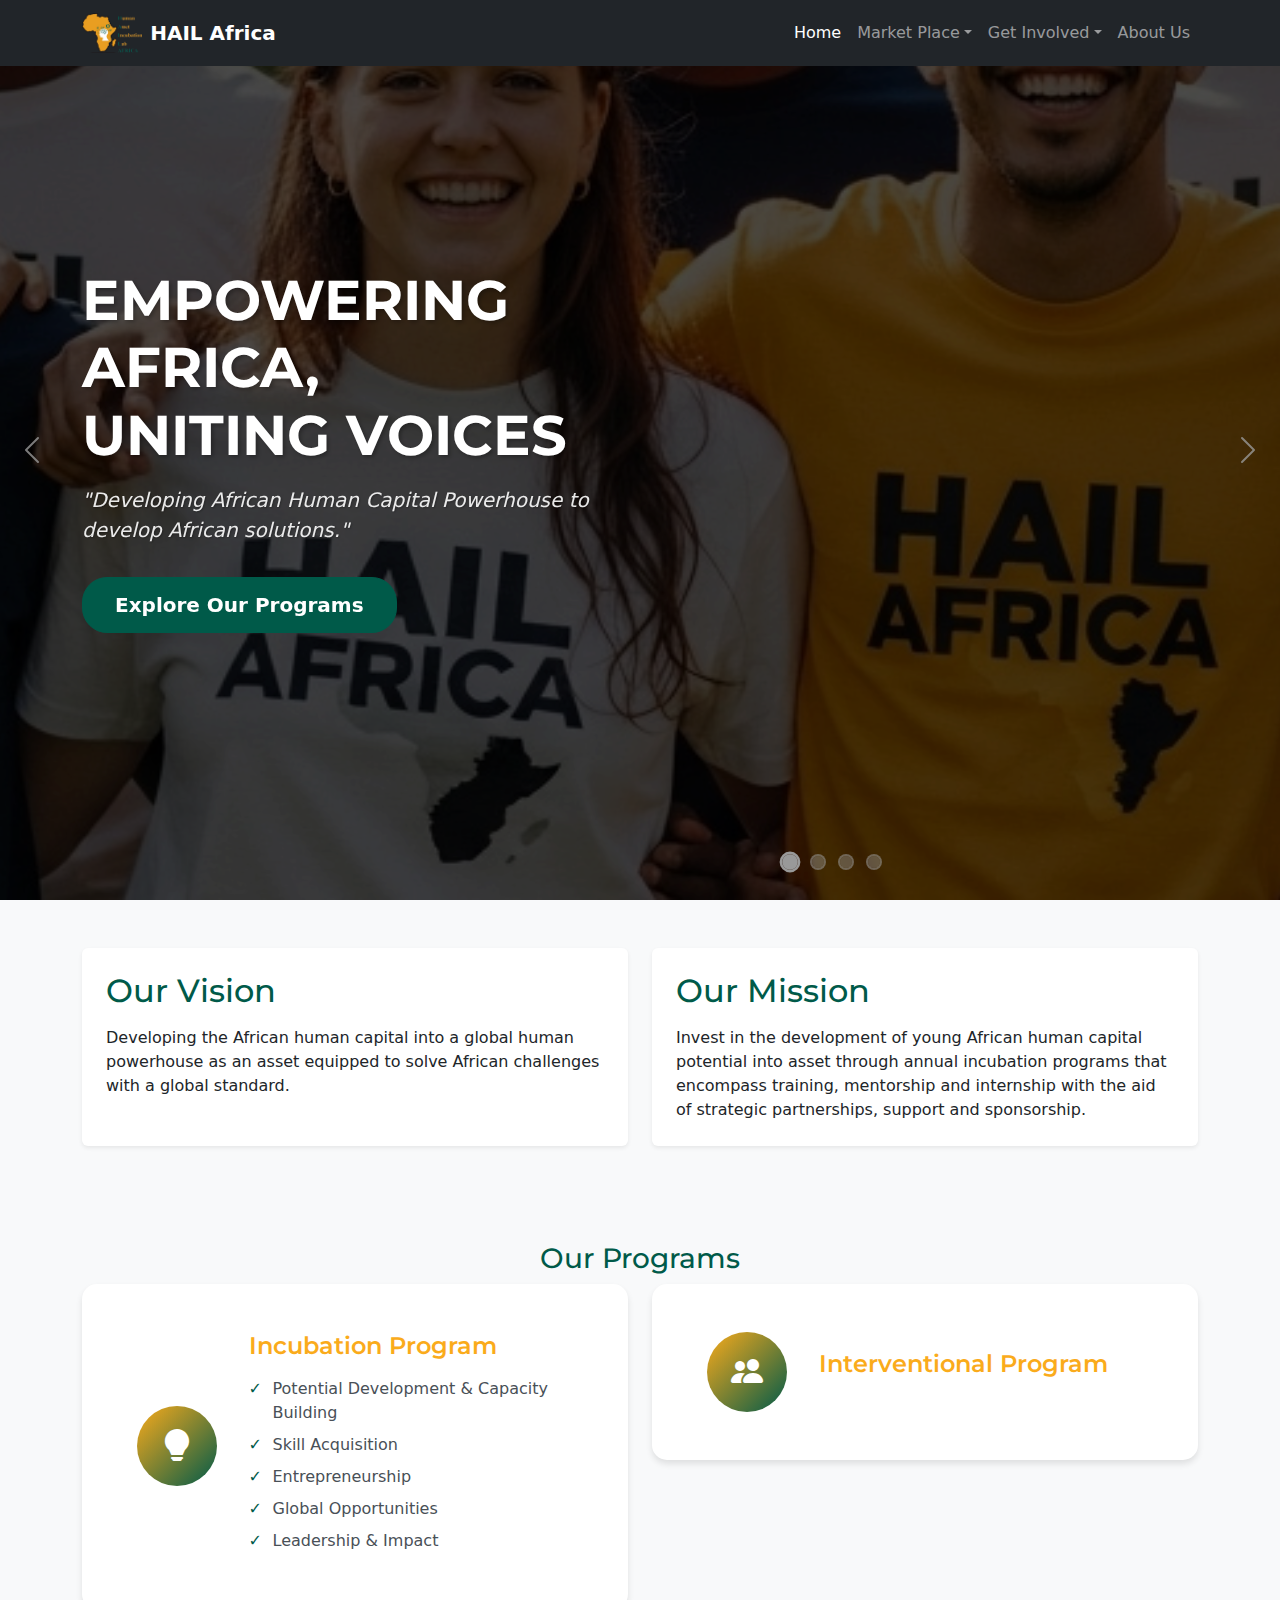
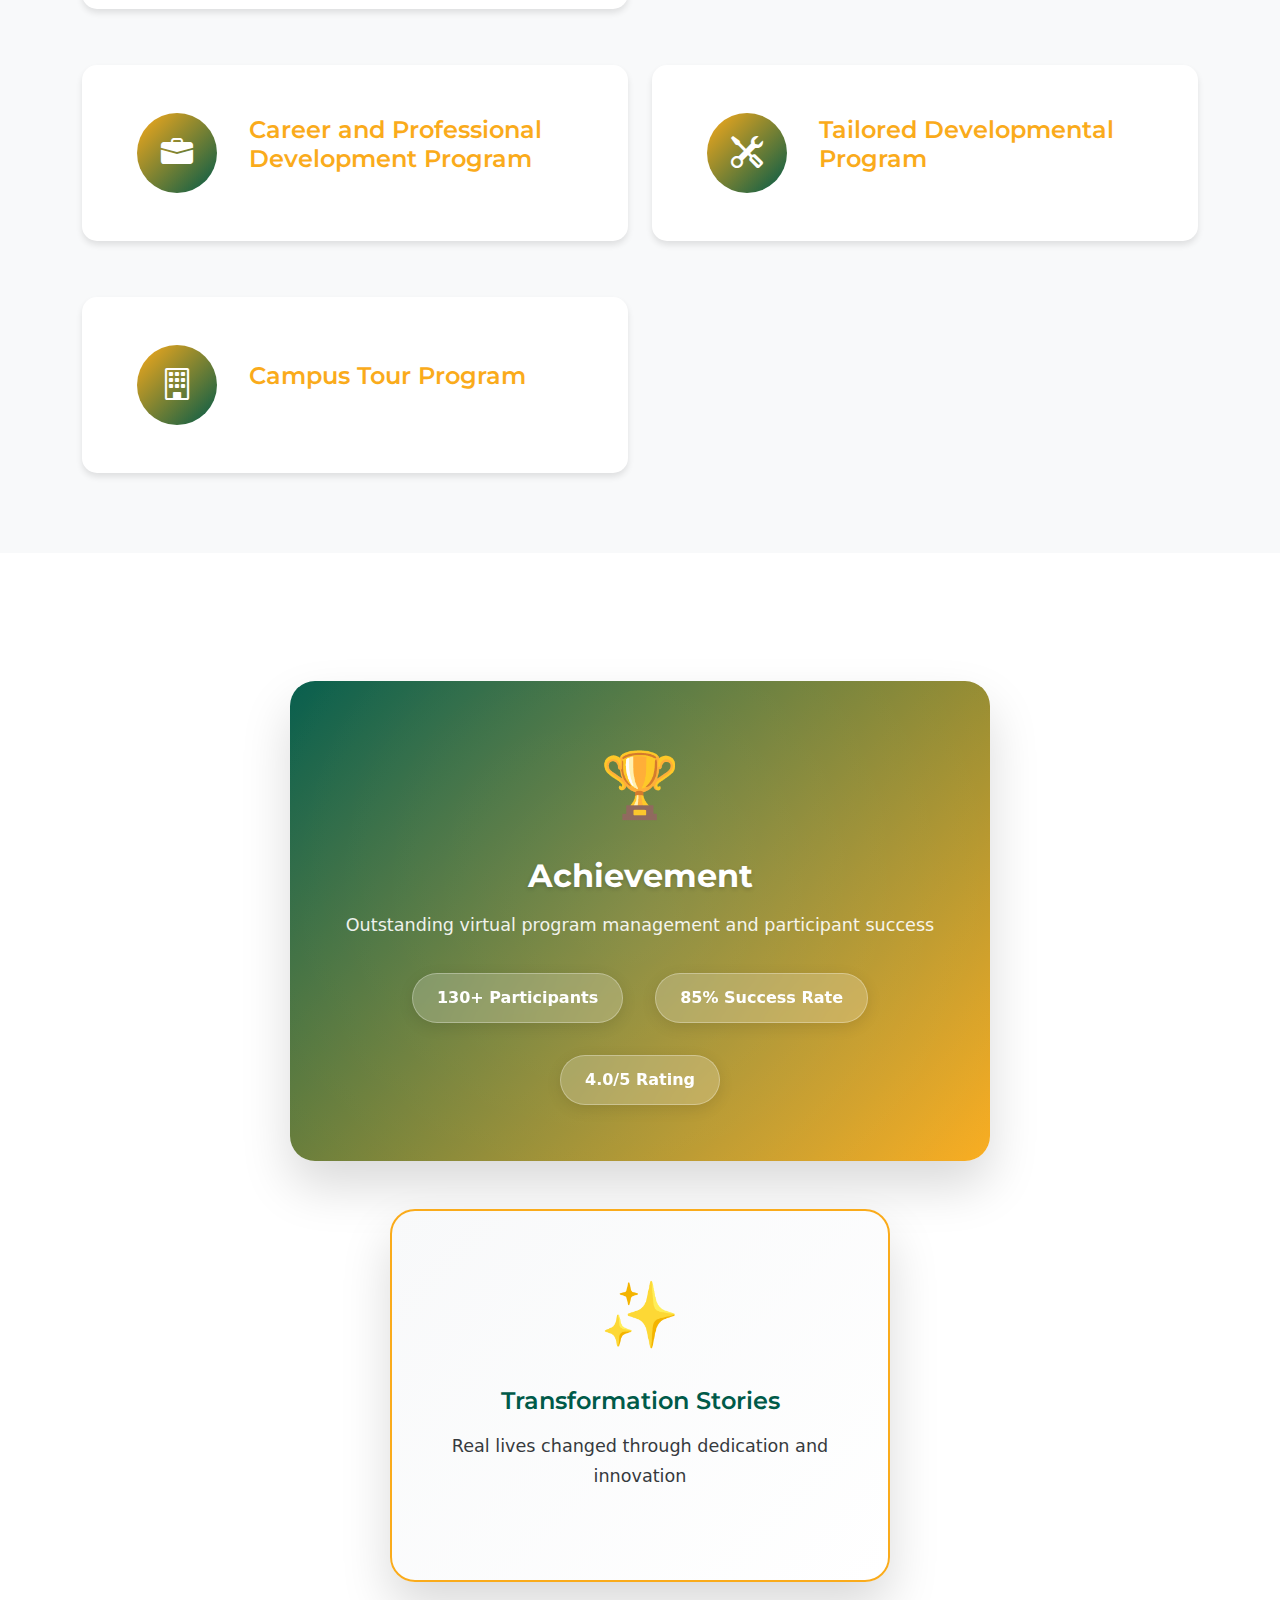
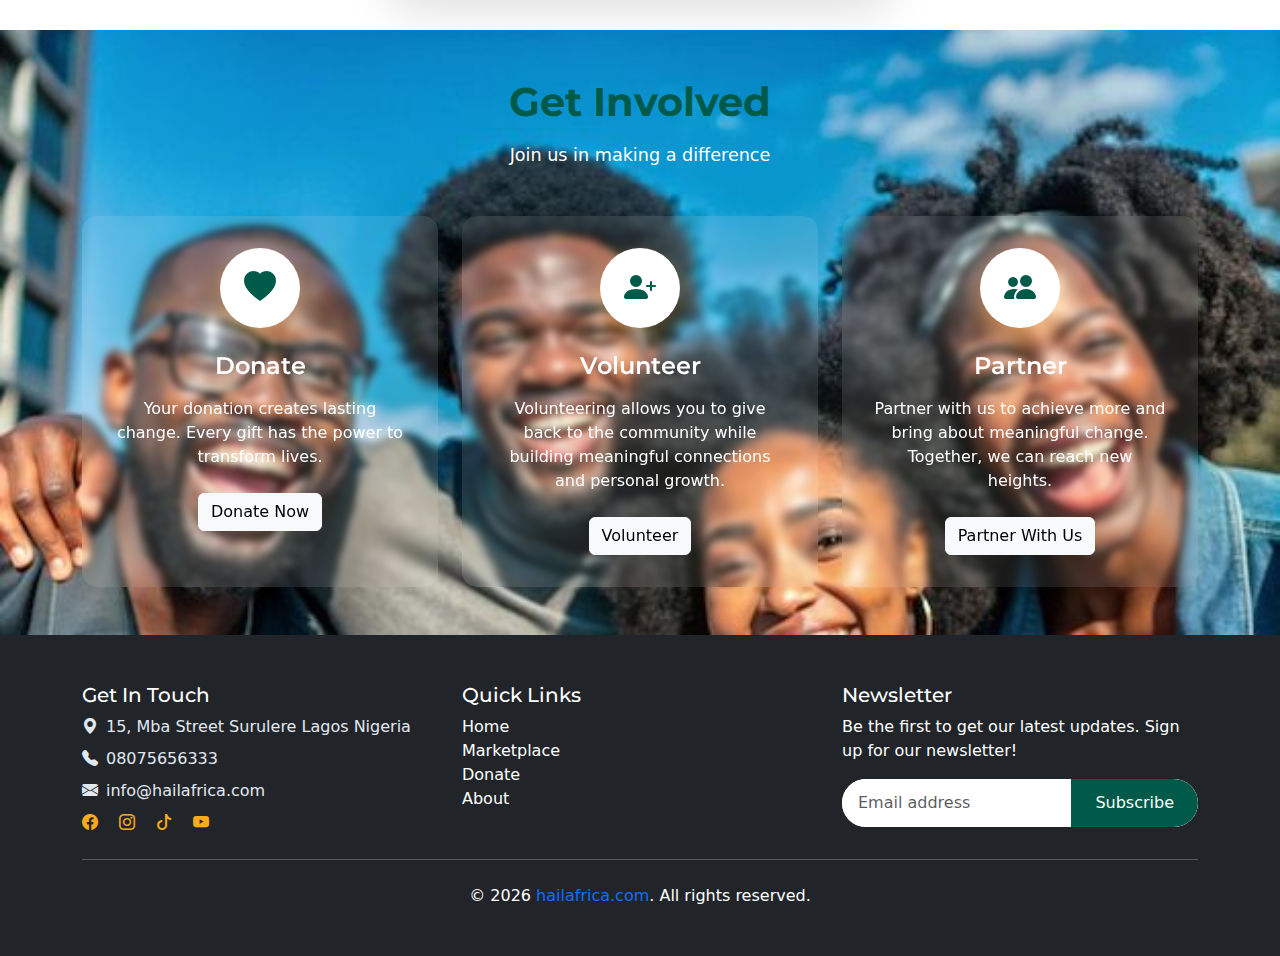
<file: index.html>
<!DOCTYPE html>
<html lang="en">
<head>
    <meta charset="UTF-8">
    <meta name="viewport" content="width=device-width, initial-scale=1.0">
    <title>HAIL Africa - Empowering African Leaders & Driving Positive Change</title>
    <meta name="description" content="HAIL AFRICA empowers African youth through leadership development, skill acquisition, and entrepreneurship programs. Join us in developing the next generation of African leaders.">
    <meta name="keywords" content="African leadership, youth empowerment, entrepreneurship, skill development, NGO, Africa development">
    <meta name="author" content="HAIL AFRICA">
    <meta property="og:title" content="HAIL AFRICA - Empowering African Leaders">
    <meta property="og:description" content="Developing the next generation of African leaders through comprehensive incubation programs.">
    <meta property="og:image" content="general_edited.jpg">
    <meta property="og:url" content="https://hailafrica.com">
    <meta name="twitter:card" content="summary_large_image">
    <link rel="canonical" href="https://hailafrica.com">
    <link rel="stylesheet" href="index.css">
    <link rel="stylesheet" href="services.css">
    <link rel="shortcut icon" href="logo.png" type="image/x-icon">
    <link href="https://cdn.jsdelivr.net/npm/bootstrap@5.3.3/dist/css/bootstrap.min.css" rel="stylesheet" integrity="sha384-QWTKZyjpPEjISv5WaRU9OFeRpok6YctnYmDr5pNlyT2bRjXh0JMhjY6hW+ALEwIH" crossorigin="anonymous">
    <link rel="stylesheet" href="https://cdn.jsdelivr.net/npm/bootstrap-icons@1.11.3/font/bootstrap-icons.min.css">
    <link rel="preconnect" href="https://fonts.googleapis.com">
    <link rel="preconnect" href="https://fonts.gstatic.com" crossorigin>
    <link href="https://fonts.googleapis.com/css2?family=Inter:wght@300;400;500;600;700&family=Montserrat:wght@300;400;500;600;700&display=swap" rel="stylesheet">
</head>
<body>
    <!-- Skip to main content link for accessibility -->
    <a href="#main-content" class="skip-link">Skip to main content</a>

    <!-- Navigation -->
    <nav class="navbar navbar-expand-lg navbar-dark bg-dark fixed-top" role="navigation" aria-label="Main navigation">
        <div class="container">
            <a class="navbar-brand d-flex align-items-center" href="index.html" aria-label="HAIL AFRICA Home">
                <img src="logo.png" alt="HAIL AFRICA Logo" height="40" class="me-2">
                <span class="fw-bold">HAIL Africa</span>
            </a>
            <button class="navbar-toggler" type="button" data-bs-toggle="collapse" data-bs-target="#navbarNav" aria-controls="navbarNav" aria-expanded="false" aria-label="Toggle navigation menu">
                <span class="navbar-toggler-icon"></span>
            </button>
            <div class="collapse navbar-collapse" id="navbarNav">
                <ul class="navbar-nav ms-auto">
                    <li class="nav-item"><a class="nav-link active" href="#home" aria-current="page">Home</a></li>
                    <li class="nav-item dropdown">
                        <a class="nav-link dropdown-toggle" href="#" data-bs-toggle="dropdown" aria-expanded="false" aria-haspopup="true">Market Place</a>
                        <ul class="dropdown-menu" aria-labelledby="marketplaceDropdown">
                            <li><a class="dropdown-item" href="marketplace.html">Overview</a></li>
                            <li><a class="dropdown-item" href="services.html">Services</a></li>
                            <li><a class="dropdown-item" href="products.html">Products</a></li>
                        </ul>
                    </li>
                    <li class="nav-item dropdown">
                        <a class="nav-link dropdown-toggle" href="#" data-bs-toggle="dropdown" aria-expanded="false" aria-haspopup="true">Get Involved</a>
                        <ul class="dropdown-menu" aria-labelledby="getInvolvedDropdown">
                            <li><a class="dropdown-item" href="donate.html">Donate</a></li>
                            <li><a class="dropdown-item" href="volunteer.html">Volunteer</a></li>
                            <li><a class="dropdown-item" href="partner.html">Partner</a></li>
                        </ul>
                    </li>
                    <li class="nav-item"><a class="nav-link" href="about.html">About Us</a></li>
                </ul>
            </div>
        </div>
    </nav>

    <!-- Hero Section -->
    <section id="home" class="hero-section">
        <!-- Background Carousel -->
        <div id="heroCarousel" class="carousel slide carousel-fade" data-bs-ride="carousel" data-bs-interval="5000">
            <div class="carousel-inner">
                <div class="carousel-item active">
                    <img src="general_edited.jpg" class="d-block w-100 hero-carousel-img" alt="African leaders collaborating">
                </div>
                <div class="carousel-item">
                    <img src="human.jpg" class="d-block w-100 hero-carousel-img" alt="Human capital development">
                </div>
                <div class="carousel-item">
                    <img src="enter.jpg" class="d-block w-100 hero-carousel-img" alt="African continent">
                </div>
                <div class="carousel-item">
                    <img src="about_edited.jpg" class="d-block w-100 hero-carousel-img" alt="Leadership development">
                </div>
            </div>
            <!-- Carousel Controls -->
            <button class="carousel-control-prev" type="button" data-bs-target="#heroCarousel" data-bs-slide="prev">
                <span class="carousel-control-prev-icon" aria-hidden="true"></span>
                <span class="visually-hidden">Previous</span>
            </button>
            <button class="carousel-control-next" type="button" data-bs-target="#heroCarousel" data-bs-slide="next">
                <span class="carousel-control-next-icon" aria-hidden="true"></span>
                <span class="visually-hidden">Next</span>
            </button>
            <!-- Carousel Indicators -->
            <div class="carousel-indicators">
                <button type="button" data-bs-target="#heroCarousel" data-bs-slide-to="0" class="active" aria-current="true" aria-label="Slide 1"></button>
                <button type="button" data-bs-target="#heroCarousel" data-bs-slide-to="1" aria-label="Slide 2"></button>
                <button type="button" data-bs-target="#heroCarousel" data-bs-slide-to="2" aria-label="Slide 3"></button>
                <button type="button" data-bs-target="#heroCarousel" data-bs-slide-to="3" aria-label="Slide 4"></button>
            </div>
        </div>

        <div class="hero-overlay">
            <div class="container">
                <div class="row align-items-center min-vh-100">
                    <div class="col-lg-6">
                        <h1 class="hero-title">EMPOWERING AFRICA,<br>UNITING VOICES</h1>
                        <p class="hero-subtitle">"Developing African Human Capital Powerhouse to develop African solutions."</p>
                        <a href="#programs" class="btn btn-primary btn-lg">Explore Our Programs</a>
                    </div>
        
                </div>
            </div>
        </div>
    </section>

    <main id="main-content">

            <!-- Vision & Mission -->
        <section class="vision-mission py-5">
            <div class="container">
                <div class="row g-4">
                    <div class="col-lg-6">
                        <div class="card h-100 border-0 shadow-sm">
                            <div class="card-body p-4">
                                <h2 style="color: #005A49 !important;" class="card-title text-primary mb-3">Our Vision</h2>
                                <p class="card-text">Developing the African human capital into a global human powerhouse as an asset equipped to solve African challenges with a global standard.</p>
                            </div>
                        </div>
                    </div>
                    <div class="col-lg-6">
                        <div class="card h-100 border-0 shadow-sm">
                            <div class="card-body p-4">
                                <h2 style="color: #005A49 !important;" class="card-title text-success mb-3">Our Mission</h2>
                                <p class="card-text">Invest in the development of young African human capital potential into asset through annual incubation programs that encompass training, mentorship and internship with the aid of strategic partnerships, support and sponsorship.</p>
                            </div>
                        </div>
                    </div>
                </div>
            </div>
        </section>

    <!-- Programs Section -->
    <section class="services-section py-5 bg-light">
        <h3 id="programs" style="color: #005A49; text-align: center;">Our Programs</h3>
        <div class="container">
            <div class="row g-4">
                <div class="col-lg-6">
                    <div class="service-detail-card">
                        <div class="row align-items-center">
                            <div class="col-lg-3">
                                <div class="service-icon">
                                    <i class="bi bi-lightbulb-fill"></i>
                                </div>
                            </div>
                            <div class="col-lg-9">
                                <h3>Incubation Program</h3>
                                <ul class="service-features">
                                     <li>Potential Development & Capacity Building</li>
                                     <li>Skill Acquisition</li>
                                     <li>Entrepreneurship</li>
                                     <li>Global Opportunities</li>
                                     <li>Leadership & Impact</li>
                                 </ul>
                            </div>
                        </div>
                    </div>
                </div>
                <div class="col-lg-6">
                    <div class="service-detail-card">
                        <div class="row align-items-center">
                            <div class="col-lg-3">
                                <div class="service-icon">
                                    <i class="bi bi-people-fill"></i>
                                </div>
                            </div>
                            <div class="col-lg-9">
                                <h3>Interventional Program</h3>
                            </div>
                        </div>
                    </div>
                </div>
                <div class="col-lg-6">
                    <div class="service-detail-card">
                        <div class="row align-items-center">
                            <div class="col-lg-3">
                                <div class="service-icon">
                                    <i class="bi bi-briefcase-fill"></i>
                                </div>
                            </div>
                            <div class="col-lg-9">
                                <h3>Career and Professional Development Program</h3>
                            </div>
                        </div>
                    </div>
                </div>
                <div class="col-lg-6">
                    <div class="service-detail-card">
                        <div class="row align-items-center">
                            <div class="col-lg-3">
                                <div class="service-icon">
                                    <i class="bi bi-tools"></i>
                                </div>
                            </div>
                            <div class="col-lg-9">
                                <h3>Tailored Developmental Program</h3>
                            </div>
                        </div>
                    </div>
                </div>
                <div class="col-lg-6">
                    <div class="service-detail-card">
                        <div class="row align-items-center">
                            <div class="col-lg-3">
                                <div class="service-icon">
                                    <i class="bi bi-building"></i>
                                </div>
                            </div>
                            <div class="col-lg-9">
                                <h3>Campus Tour Program</h3>
                            </div>
                        </div>
                    </div>
                </div>
            </div>
        </div>
    </section>
    

    <!-- Impact Showcase -->
    <section class="impact-section py-5">
        <div class="container">

            <!-- Floating Achievement Cards -->
            <div class="achievement-cards">
                <div class="achievement-card main">
                    <div class="achievement-glow"></div>
                    <div class="achievement-content">
                        <div class="achievement-icon">🏆</div>
                        <h3>Achievement</h3>
                        <p>Outstanding virtual program management and participant success</p>
                        <div class="achievement-stats">
                            <span class="stat">130+ Participants</span>
                            <span class="stat">85% Success Rate</span>
                            <span class="stat">4.0/5 Rating</span>
                        </div>
                    </div>
                </div>

                <div class="achievement-card secondary">
                    <div class="achievement-content">
                        <div class="achievement-icon">✨</div>
                        <h4>Transformation Stories</h4>
                        <p>Real lives changed through dedication and innovation</p>
                    </div>
                </div>
            </div>
        </div>
    </section>

    <!-- Get Involved -->
    <section class="get-involved-section py-5 bg-primary text-white ">
        <div class="container feelit">
            <div class="text-center mb-5">
                <h2 class="section-title">Get Involved</h2>
                <p style="color: white;" class="section-subtitle">Join us in making a difference</p>
            </div>
            <div class="row g-4">
                <div class="col-lg-4">
                    <div class="involve-card text-center">
                        <div class="involve-icon">
                            <i class="bi bi-heart-fill"></i>
                        </div>
                        <h3>Donate</h3>
                        <p>Your donation creates lasting change. Every gift has the power to transform lives.</p>
                        <a href="donate.html" class="btn btn-light">Donate Now</a>
                    </div>
                </div>
                <div class="col-lg-4">
                    <div class="involve-card text-center">
                        <div class="involve-icon">
                            <i class="bi bi-person-plus-fill"></i>
                        </div>
                        <h3>Volunteer</h3>
                        <p>Volunteering allows you to give back to the community while building meaningful connections and personal growth.</p>
                        <a href="volunteer.html" class="btn btn-light">Volunteer</a>
                    </div>
                </div>
                <div class="col-lg-4">
                    <div class="involve-card text-center">
                        <div class="involve-icon">
                            <i class="bi bi-people-fill"></i>
                        </div>
                        <h3>Partner</h3>
                        <p>Partner with us to achieve more and bring about meaningful change. Together, we can reach new heights.</p>
                        <a href="partner.html" class="btn btn-light">Partner With Us</a>
                    </div>
                </div>
            </div>
        </div>
    </section>

    <!-- Footer -->
    <footer class="footer bg-dark text-white py-5">
        <div class="container">
            <div class="row g-4">
                <div class="col-lg-4">
                    <h5>Get In Touch</h5>
                    <div class="contact-info">
                        <p><i class="bi bi-geo-alt-fill me-2"></i>15, Mba Street Surulere Lagos Nigeria</p>
                        <p><i class="bi bi-telephone-fill me-2"></i>08075656333</p>
                        <p><i class="bi bi-envelope-fill me-2"></i>info@hailafrica.com</p>
                    </div>
                    <div class="social-links">
                        <a href="https://web.facebook.com/profile.php?id=61555612273447" class="text-white me-3"><i class="bi bi-facebook"></i></a>
                        <a href="https://www.instagram.com/hail_africa/" class="text-white me-3"><i class="bi bi-instagram"></i></a>
                        <a href="https://www.tiktok.com/@hail.africa" class="text-white me-3"><i class="bi bi-tiktok"></i></a>
                        <a href="https://www.youtube.com/@HAILAFRICA-zm6xv" class="text-white"><i class="bi bi-youtube"></i></a>
                    </div>
                </div>
                <div class="col-lg-4">
                    <h5>Quick Links</h5>
                    <ul class="list-unstyled">
                        <li><a href="index.html" class="text-white text-decoration-none">Home</a></li>
                        <li><a href="marketplace.html" class="text-white text-decoration-none">Marketplace</a></li>
                        <li><a href="donate.html" class="text-white text-decoration-none">Donate</a></li>
                        <li><a href="about.html" class="text-white text-decoration-none">About</a></li>
                    </ul>
                </div>
                <div class="col-lg-4">
                    <h5>Newsletter</h5>
                    <p>Be the first to get our latest updates. Sign up for our newsletter!</p>
                    <form action="https://usebasin.com/f/ce4c1314e33a" method="POST" class="newsletter-form">
                        <div class="input-group">
                            <input type="email" name="email" class="form-control" placeholder="Email address" required>
                            <button class="btn btn-primary" type="submit">Subscribe</button>
                        </div>
                    </form>
                </div>
            </div>
            <hr class="my-4">
            <div class="text-center">
                <p class="mb-0">&copy; 2024 <span class="text-primary">hailafrica.com</span>. All rights reserved.</p>
            </div>
        </div>
    </footer>
    </main>

    <!-- Back to Top Button -->
    <button id="backToTop" class="btn btn-primary back-to-top" aria-label="Back to top">
        <i class="bi bi-arrow-up" aria-hidden="true"></i>
    </button>

    <script src="https://cdn.jsdelivr.net/npm/bootstrap@5.3.3/dist/js/bootstrap.bundle.min.js" integrity="sha384-YvpcrYf0tY3lHB60NNkmXc5s9fDVZLESaAA55NDzOxhy9GkcIdslK1eN7N6jIeHz" crossorigin="anonymous"></script>
    <script src="script.js"></script>
</body>
</html>
</file>
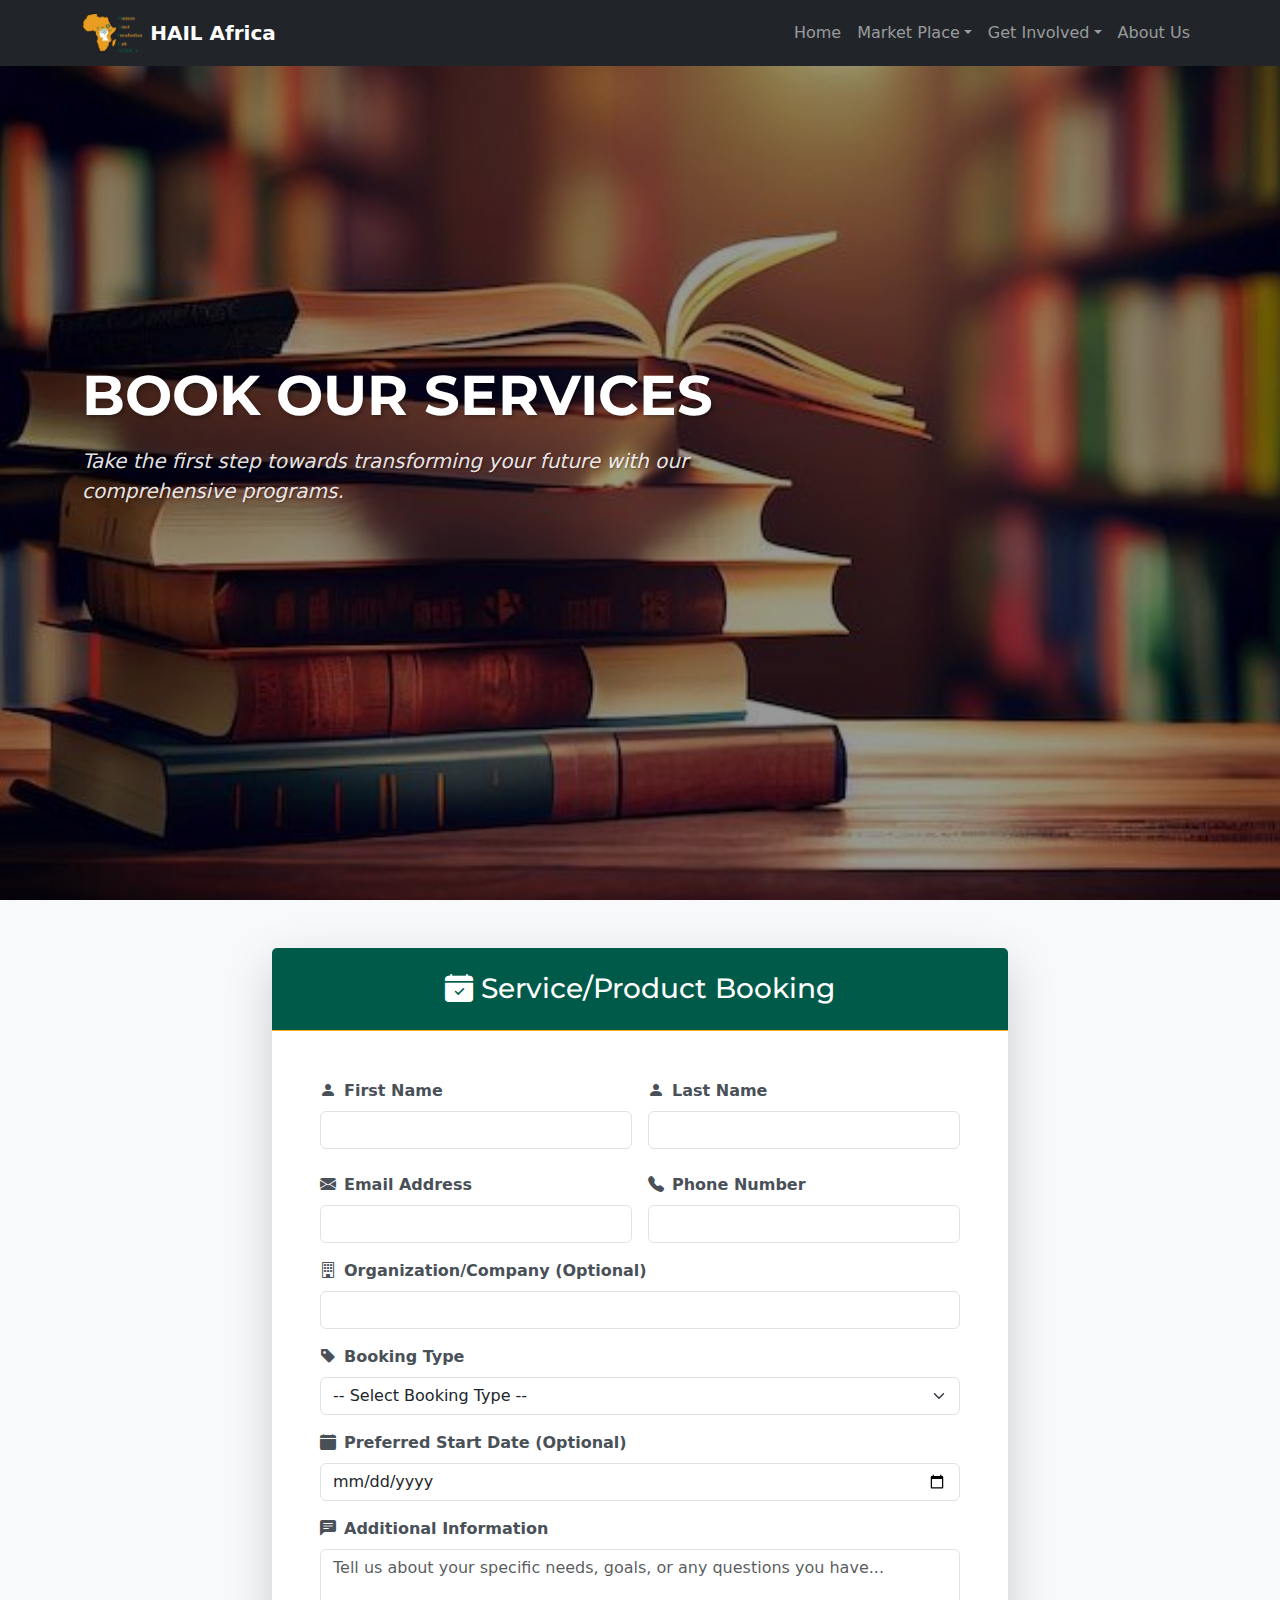
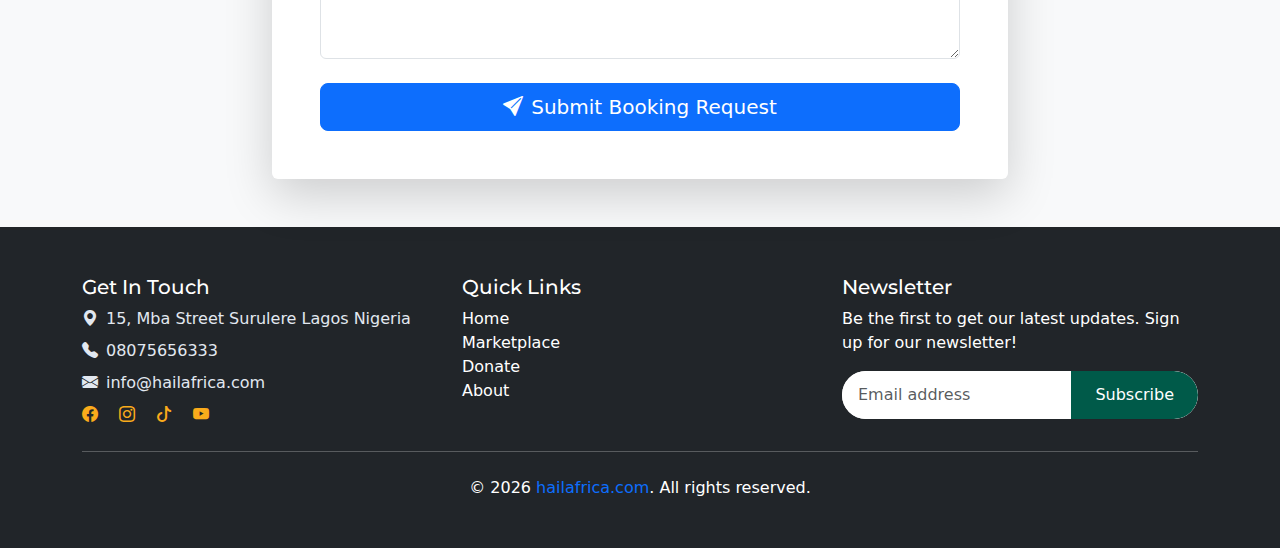
<file: booking.html>
<!DOCTYPE html>
<html lang="en">
<head>
    <meta charset="UTF-8">
    <meta name="viewport" content="width=device-width, initial-scale=1.0">
    <title>Book Services - HAIL Africa - Empowering African Leaders</title>
    <meta name="description" content="Book HAIL AFRICA's services and products. Contact us to start your journey in leadership development and skill acquisition.">
    <meta name="keywords" content="book HAIL AFRICA services, booking form, African leadership programs, training booking">
    <meta name="author" content="HAIL AFRICA">
    <meta property="og:title" content="Book Services - HAIL AFRICA">
    <meta property="og:description" content="Book our comprehensive services and products to empower your development journey.">
    <meta property="og:image" content="general_edited.jpg">
    <meta property="og:url" content="https://hailafrica.com/booking">
    <meta name="twitter:card" content="summary_large_image">
    <link rel="canonical" href="https://hailafrica.com/booking">
    <link rel="stylesheet" href="index.css">
    <link rel="stylesheet" href="booking.css">
    <link rel="shortcut icon" href="logo.png" type="image/x-icon">
    <link href="https://cdn.jsdelivr.net/npm/bootstrap@5.3.3/dist/css/bootstrap.min.css" rel="stylesheet" integrity="sha384-QWTKZyjpPEjISv5WaRU9OFeRpok6YctnYmDr5pNlyT2bRjXh0JMhjY6hW+ALEwIH" crossorigin="anonymous">
    <link rel="stylesheet" href="https://cdn.jsdelivr.net/npm/bootstrap-icons@1.11.3/font/bootstrap-icons.min.css">
    <link rel="preconnect" href="https://fonts.googleapis.com">
    <link rel="preconnect" href="https://fonts.gstatic.com" crossorigin>
    <link href="https://fonts.googleapis.com/css2?family=Inter:wght@300;400;500;600;700&family=Montserrat:wght@300;400;500;600;700&display=swap" rel="stylesheet">
</head>
<body>
    <!-- Skip to main content link for accessibility -->
    <a href="#main-content" class="skip-link">Skip to main content</a>

    <!-- Navigation -->
    <nav class="navbar navbar-expand-lg navbar-dark bg-dark fixed-top" role="navigation" aria-label="Main navigation">
        <div class="container">
            <a class="navbar-brand d-flex align-items-center" href="index.html" aria-label="HAIL AFRICA Home">
                <img src="logo.png" alt="HAIL AFRICA Logo" height="40" class="me-2">
                <span class="fw-bold">HAIL Africa</span>
            </a>
            <button class="navbar-toggler" type="button" data-bs-toggle="collapse" data-bs-target="#navbarNav" aria-controls="navbarNav" aria-expanded="false" aria-label="Toggle navigation menu">
                <span class="navbar-toggler-icon"></span>
            </button>
            <div class="collapse navbar-collapse" id="navbarNav">
                <ul class="navbar-nav ms-auto">
                    <li class="nav-item"><a class="nav-link" href="index.html">Home</a></li>
                    <li class="nav-item dropdown">
                        <a class="nav-link dropdown-toggle" href="#" data-bs-toggle="dropdown" aria-expanded="false" aria-haspopup="true">Market Place</a>
                        <ul class="dropdown-menu" aria-labelledby="marketplaceDropdown">
                            <li><a class="dropdown-item" href="marketplace.html">Overview</a></li>
                            <li><a class="dropdown-item" href="services.html">Services</a></li>
                            <li><a class="dropdown-item" href="products.html">Products</a></li>
                        </ul>
                    </li>
                    <li class="nav-item dropdown">
                        <a class="nav-link dropdown-toggle" href="#" data-bs-toggle="dropdown" aria-expanded="false" aria-haspopup="true">Get Involved</a>
                        <ul class="dropdown-menu" aria-labelledby="getInvolvedDropdown">
                            <li><a class="dropdown-item" href="donate.html">Donate</a></li>
                            <li><a class="dropdown-item" href="volunteer.html">Volunteer</a></li>
                            <li><a class="dropdown-item" href="partner.html">Partner</a></li>
                        </ul>
                    </li>
                    <li class="nav-item"><a class="nav-link" href="about.html">About Us</a></li>
                </ul>
            </div>
        </div>
    </nav>

    <!-- Hero Section -->
    <section class="hero-section">
        <div class="hero-overlay">
            <div class="container">
                <div class="row align-items-center min-vh-100">
                    <div class="col-lg-8">
                        <h1 class="hero-title">BOOK OUR SERVICES</h1>
                        <p class="hero-subtitle">Take the first step towards transforming your future with our comprehensive programs.</p>
                    </div>
                </div>
            </div>
        </div>
    </section>

    <main id="main-content">
        <!-- Booking Form -->
        <section class="py-5 bg-light">
            <div class="container">
                <div class="row justify-content-center">
                    <div class="col-lg-8">
                        <div class="card shadow-lg border-0">
                            <div style="background-color: #005a49 !important;" class="card-header bg-primary text-white text-center py-4">
                                <h3 class="mb-0"><i class="bi bi-calendar-check-fill me-2"></i>Service/Product Booking</h3>
                            </div>
                            <div class="card-body p-5">
                                <form action="https://usebasin.com/f/ce4c1314e33a" method="POST" id="bookingForm">
                                    <div class="row g-3">
                                        <div class="col-md-6">
                                            <label for="firstName" class="form-label"><i class="bi bi-person-fill me-2"></i>First Name</label>
                                            <input type="text" id="firstName" name="first_name" class="form-control" required>
                                        </div>
                                        <div class="col-md-6">
                                            <label for="lastName" class="form-label"><i class="bi bi-person-fill me-2"></i>Last Name</label>
                                            <input type="text" id="lastName" name="last_name" class="form-control" required>
                                        </div>
                                    </div>

                                    <div class="row g-3 mt-2">
                                        <div class="col-md-6">
                                            <label for="email" class="form-label"><i class="bi bi-envelope-fill me-2"></i>Email Address</label>
                                            <input type="email" name="email" id="email" class="form-control" required>
                                        </div>
                                        <div class="col-md-6">
                                            <label for="phone" class="form-label"><i class="bi bi-telephone-fill me-2"></i>Phone Number</label>
                                            <input type="tel" id="phone" name="phone" class="form-control" required>
                                        </div>
                                    </div>

                                    <div class="mb-3 mt-3">
                                        <label for="organization" class="form-label"><i class="bi bi-building me-2"></i>Organization/Company (Optional)</label>
                                        <input type="text" id="organization" name="organization" class="form-control">
                                    </div>

                                    <div class="mb-3">
                                        <label for="bookingType" class="form-label"><i class="bi bi-tag-fill me-2"></i>Booking Type</label>
                                        <select id="bookingType" name="booking_type" class="form-select" required>
                                            <option value="">-- Select Booking Type --</option>
                                            <option value="service">Service</option>
                                            <option value="product">Product</option>
                                        </select>
                                    </div>

                                    <div class="mb-3" id="serviceSelection" style="display: none;">
                                        <label for="serviceCategory" class="form-label"><i class="bi bi-gear-fill me-2"></i>Service Category</label>
                                        <select id="serviceCategory" name="service_category" class="form-select">
                                            <option value="">-- Select Service --</option>
                                            <option value="incubation">Incubation Program</option>
                                            <option value="facilitation">Facilitation/Training Program</option>
                                            <option value="consultancy">Consultancy Services</option>
                                            <option value="digital">Digital/Tech Training & Services</option>
                                            <option value="vocational">Vocational Training & Services</option>
                                        </select>
                                    </div>

                                    <div class="mb-3" id="productSelection" style="display: none;">
                                        <label for="productCategory" class="form-label"><i class="bi bi-shop me-2"></i>Product Category</label>
                                        <select id="productCategory" name="product_category" class="form-select">
                                            <option value="">-- Select Product --</option>
                                            <option value="incubation_resources">Incubation Resources</option>
                                            <option value="training_materials">Training Materials</option>
                                            <option value="consultancy_tools">Consultancy Tools</option>
                                            <option value="digital_resources">Digital/Tech Resources</option>
                                            <option value="vocational_resources">Vocational Resources</option>
                                        </select>
                                    </div>

                                    <div class="mb-3">
                                        <label for="preferredDate" class="form-label"><i class="bi bi-calendar-fill me-2"></i>Preferred Start Date (Optional)</label>
                                        <input type="date" id="preferredDate" name="preferred_date" class="form-control">
                                    </div>

                                    <div class="mb-4">
                                        <label for="message" class="form-label"><i class="bi bi-chat-left-text-fill me-2"></i>Additional Information</label>
                                        <textarea id="message" name="message" rows="4" class="form-control" placeholder="Tell us about your specific needs, goals, or any questions you have..."></textarea>
                                    </div>

                                    <button type="submit" class="btn btn-primary btn-lg w-100">
                                        <i class="bi bi-send-fill me-2"></i>Submit Booking Request
                                    </button>
                                </form>
                            </div>
                        </div>
                    </div>
                </div>
            </div>
        </section>

    </main>

    <!-- Footer -->
    <footer class="footer bg-dark text-white py-5">
        <div class="container">
            <div class="row g-4">
                <div class="col-lg-4">
                    <h5>Get In Touch</h5>
                    <div class="contact-info">
                        <p><i class="bi bi-geo-alt-fill me-2"></i>15, Mba Street Surulere Lagos Nigeria</p>
                        <p><i class="bi bi-telephone-fill me-2"></i>08075656333</p>
                        <p><i class="bi bi-envelope-fill me-2"></i>info@hailafrica.com</p>
                    </div>
                    <div class="social-links">
                        <a href="https://web.facebook.com/profile.php?id=61555612273447" class="text-white me-3"><i class="bi bi-facebook"></i></a>
                        <a href="https://www.instagram.com/hail_africa/" class="text-white me-3"><i class="bi bi-instagram"></i></a>
                        <a href="https://www.tiktok.com/@hail.africa" class="text-white me-3"><i class="bi bi-tiktok"></i></a>
                        <a href="https://www.youtube.com/@HAILAFRICA-zm6xv" class="text-white"><i class="bi bi-youtube"></i></a>
                    </div>
                </div>
                <div class="col-lg-4">
                    <h5>Quick Links</h5>
                    <ul class="list-unstyled">
                        <li><a href="index.html" class="text-white text-decoration-none">Home</a></li>
                        <li><a href="marketplace.html" class="text-white text-decoration-none">Marketplace</a></li>
                        <li><a href="donate.html" class="text-white text-decoration-none">Donate</a></li>
                        <li><a href="about.html" class="text-white text-decoration-none">About</a></li>
                    </ul>
                </div>
                <div class="col-lg-4">
                    <h5>Newsletter</h5>
                    <p>Be the first to get our latest updates. Sign up for our newsletter!</p>
                    <form action="https://usebasin.com/f/ce4c1314e33a" method="POST" class="newsletter-form">
                        <div class="input-group">
                            <input type="email" name="email" class="form-control" placeholder="Email address" required>
                            <button class="btn btn-primary" type="submit">Subscribe</button>
                        </div>
                    </form>
                </div>
            </div>
            <hr class="my-4">
            <div class="text-center">
                <p class="mb-0">&copy; 2024 <span class="text-primary">hailafrica.com</span>. All rights reserved.</p>
            </div>
        </div>
    </footer>

    <!-- Back to Top Button -->
    <button id="backToTop" class="btn btn-primary back-to-top" aria-label="Back to top">
        <i class="bi bi-arrow-up" aria-hidden="true"></i>
    </button>

    <script src="https://cdn.jsdelivr.net/npm/bootstrap@5.3.3/dist/js/bootstrap.bundle.min.js" integrity="sha384-YvpcrYf0tY3lHB60NNkmXc5s9fDVZLESaAA55NDzOxhy9GkcIdslK1eN7N6jIeHz" crossorigin="anonymous"></script>
    <script src="script.js"></script>
    <script>
        // Show/hide service/product selection based on booking type
        document.getElementById('bookingType').addEventListener('change', function() {
            const bookingType = this.value;
            const serviceSelection = document.getElementById('serviceSelection');
            const productSelection = document.getElementById('productSelection');

            if (bookingType === 'service') {
                serviceSelection.style.display = 'block';
                productSelection.style.display = 'none';
                document.getElementById('serviceCategory').required = true;
                document.getElementById('productCategory').required = false;
            } else if (bookingType === 'product') {
                serviceSelection.style.display = 'none';
                productSelection.style.display = 'block';
                document.getElementById('serviceCategory').required = false;
                document.getElementById('productCategory').required = true;
            } else {
                serviceSelection.style.display = 'none';
                productSelection.style.display = 'none';
                document.getElementById('serviceCategory').required = false;
                document.getElementById('productCategory').required = false;
            }
        });
    </script>
</body>
</html>
</file>
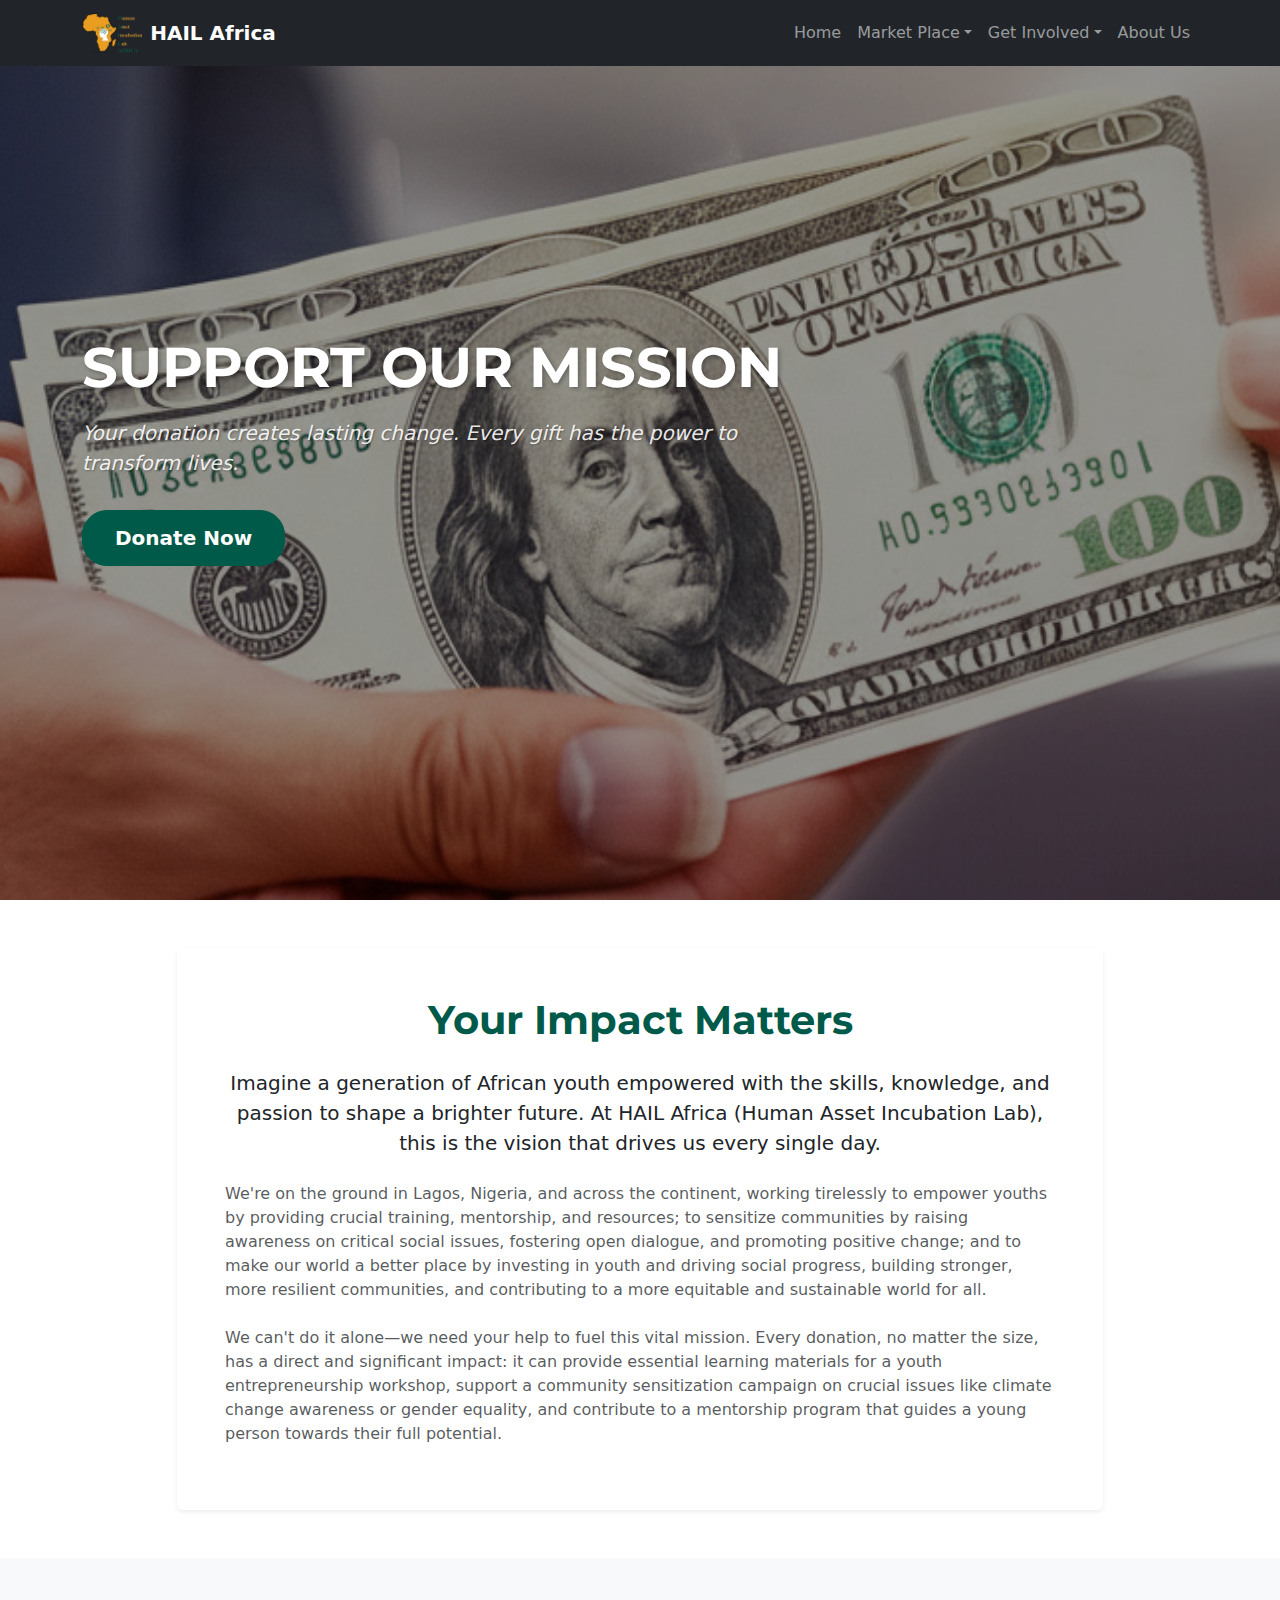
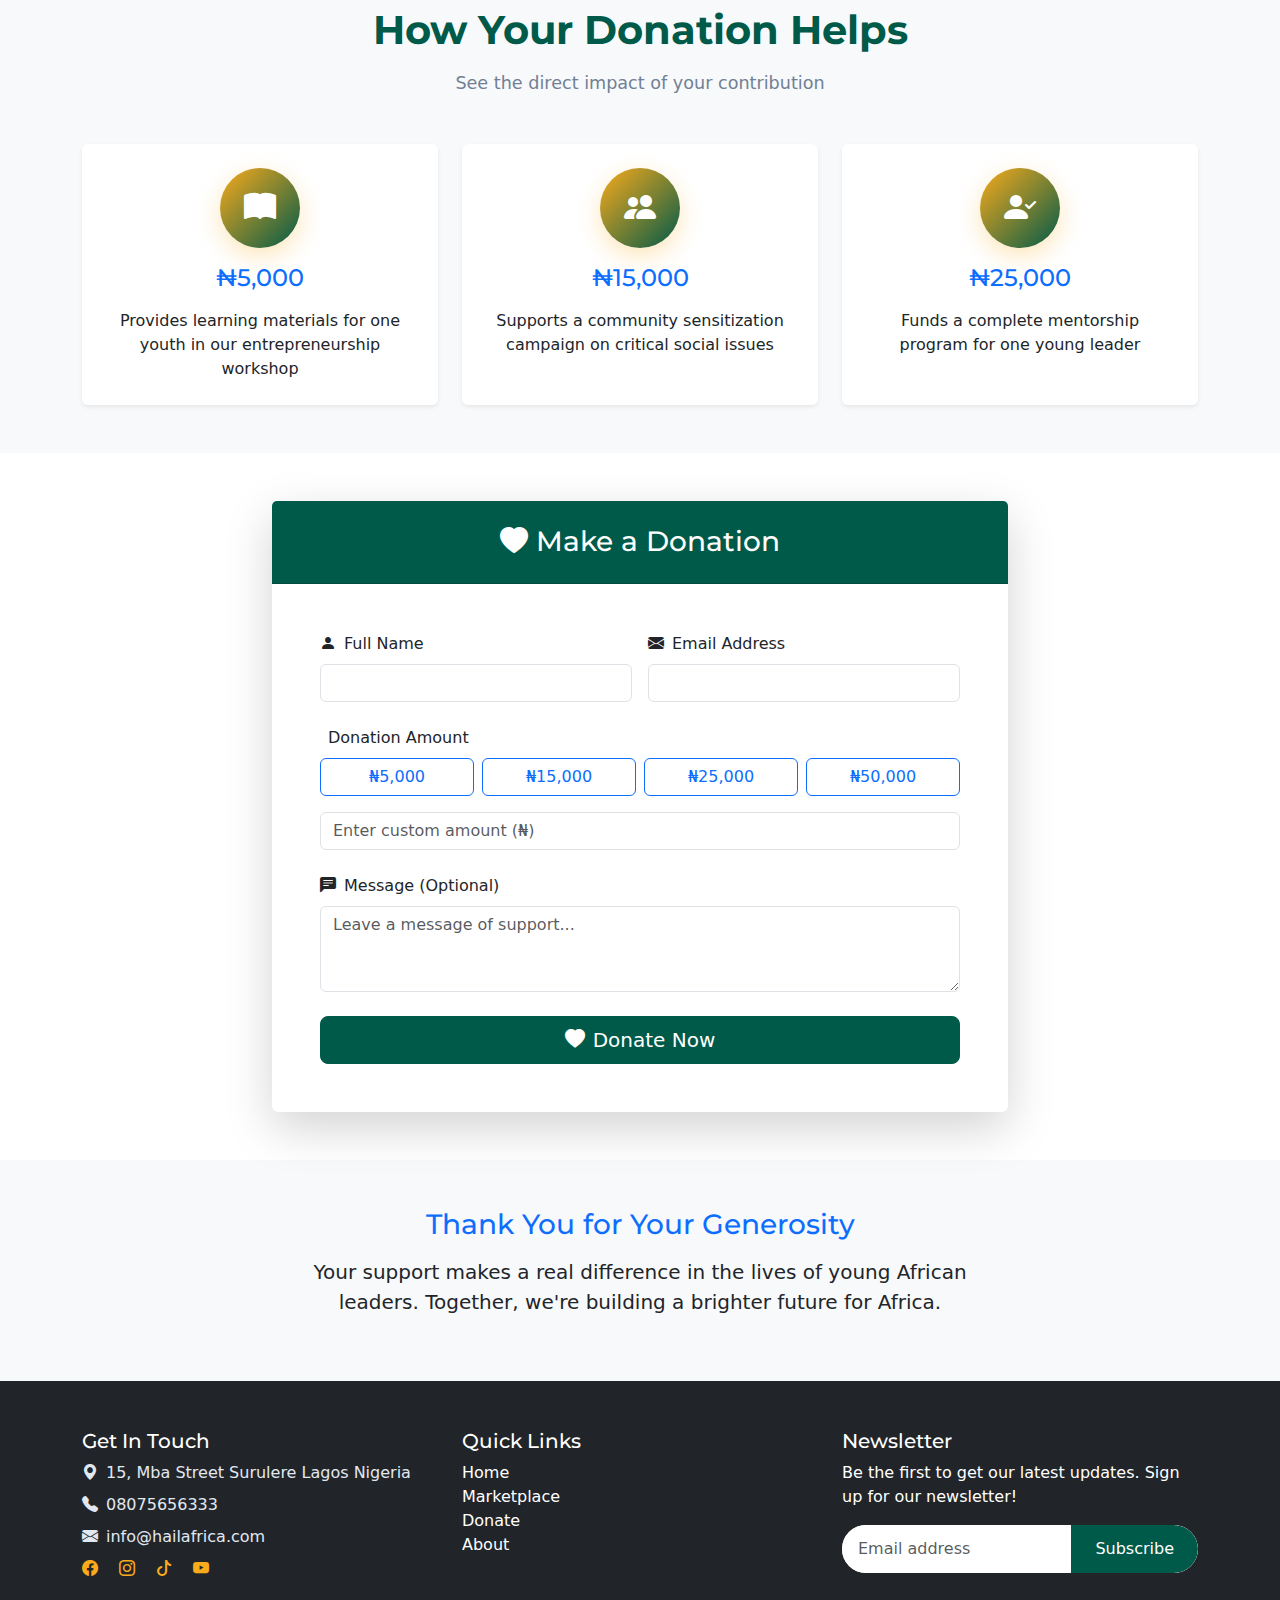
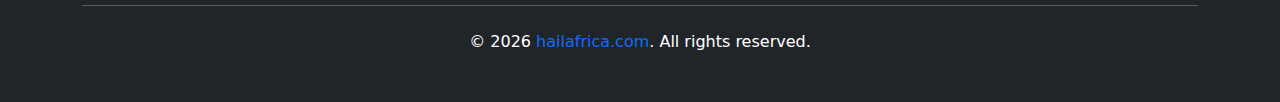
<file: donate.html>
<!DOCTYPE html>
<html lang="en">
<head>
    <meta charset="UTF-8">
    <meta name="viewport" content="width=device-width, initial-scale=1.0">
    <title>Donate - HAIL Africa - Support African Youth Empowerment</title>
    <meta name="description" content="Support HAIL AFRICA's mission to empower African youth. Your donation helps provide training, mentorship, and resources to young leaders.">
    <meta name="keywords" content="donate HAIL AFRICA, support African youth, donation, empowerment, leadership development">
    <meta name="author" content="HAIL AFRICA">
    <meta property="og:title" content="Donate - HAIL AFRICA">
    <meta property="og:description" content="Support the next generation of African leaders through your generous donation.">
    <meta property="og:image" content="donate.jpg">
    <meta property="og:url" content="https://hailafrica.com/donate">
    <meta name="twitter:card" content="summary_large_image">
    <link rel="canonical" href="https://hailafrica.com/donate">
    <link rel="stylesheet" href="index.css">
    <link rel="stylesheet" href="donate.css">
    <link rel="shortcut icon" href="logo.png" type="image/x-icon">
    <link href="https://cdn.jsdelivr.net/npm/bootstrap@5.3.3/dist/css/bootstrap.min.css" rel="stylesheet" integrity="sha384-QWTKZyjpPEjISv5WaRU9OFeRpok6YctnYmDr5pNlyT2bRjXh0JMhjY6hW+ALEwIH" crossorigin="anonymous">
    <link rel="stylesheet" href="https://cdn.jsdelivr.net/npm/bootstrap-icons@1.11.3/font/bootstrap-icons.min.css">
    <link rel="preconnect" href="https://fonts.googleapis.com">
    <link rel="preconnect" href="https://fonts.gstatic.com" crossorigin>
    <link href="https://fonts.googleapis.com/css2?family=Inter:wght@300;400;500;600;700&family=Montserrat:wght@300;400;500;600;700&display=swap" rel="stylesheet">
</head>
<body>
    <!-- Skip to main content link for accessibility -->
    <a href="#main-content" class="skip-link">Skip to main content</a>

    <!-- Navigation -->
    <nav class="navbar navbar-expand-lg navbar-dark bg-dark fixed-top" role="navigation" aria-label="Main navigation">
        <div class="container">
            <a class="navbar-brand d-flex align-items-center" href="index.html" aria-label="HAIL AFRICA Home">
                <img src="logo.png" alt="HAIL AFRICA Logo" height="40" class="me-2">
                <span class="fw-bold">HAIL Africa</span>
            </a>
            <button class="navbar-toggler" type="button" data-bs-toggle="collapse" data-bs-target="#navbarNav" aria-controls="navbarNav" aria-expanded="false" aria-label="Toggle navigation menu">
                <span class="navbar-toggler-icon"></span>
            </button>
            <div class="collapse navbar-collapse" id="navbarNav">
                <ul class="navbar-nav ms-auto">
                    <li class="nav-item"><a class="nav-link" href="index.html">Home</a></li>
                    <li class="nav-item dropdown">
                        <a class="nav-link dropdown-toggle" href="#" data-bs-toggle="dropdown" aria-expanded="false" aria-haspopup="true">Market Place</a>
                        <ul class="dropdown-menu" aria-labelledby="marketplaceDropdown">
                            <li><a class="dropdown-item" href="marketplace.html">Overview</a></li>
                            <li><a class="dropdown-item" href="services.html">Services</a></li>
                            <li><a class="dropdown-item" href="products.html">Products</a></li>
                        </ul>
                    </li>
                    <li class="nav-item dropdown">
                        <a class="nav-link dropdown-toggle" href="#" data-bs-toggle="dropdown" aria-expanded="false" aria-haspopup="true">Get Involved</a>
                        <ul class="dropdown-menu" aria-labelledby="getInvolvedDropdown">
                            <li><a class="dropdown-item active" href="donate.html" aria-current="page">Donate</a></li>
                            <li><a class="dropdown-item" href="volunteer.html">Volunteer</a></li>
                            <li><a class="dropdown-item" href="partner.html">Partner</a></li>
                        </ul>
                    </li>
                    <li class="nav-item"><a class="nav-link" href="about.html">About Us</a></li>
                </ul>
            </div>
        </div>
    </nav>

    <!-- Hero Section -->
    <section class="hero-section">
        <div class="hero-overlay">
            <div class="container">
                <div class="row align-items-center min-vh-100">
                    <div class="col-lg-8">
                        <h1 class="hero-title">SUPPORT OUR MISSION</h1>
                        <p class="hero-subtitle">Your donation creates lasting change. Every gift has the power to transform lives.</p>
                        <a href="#donation-form" class="btn btn-primary btn-lg">Donate Now</a>
                    </div>
                </div>
            </div>
        </div>
    </section>

    <main id="main-content">
        <!-- Impact Statement -->
        <section class="py-5">
            <div class="container">
                <div class="row justify-content-center">
                    <div class="col-lg-10">
                        <div class="card border-0 shadow-sm">
                            <div class="card-body p-5">
                                <h2 class="section-title text-center mb-4">Your Impact Matters</h2>
                                <p class="lead text-center mb-4">
                                    Imagine a generation of African youth empowered with the skills, knowledge, and passion to shape a brighter future. At HAIL Africa (Human Asset Incubation Lab), this is the vision that drives us every single day.
                                </p>
                                <p class="text-muted mb-4">
                                    We're on the ground in Lagos, Nigeria, and across the continent, working tirelessly to empower youths by providing crucial training, mentorship, and resources; to sensitize communities by raising awareness on critical social issues, fostering open dialogue, and promoting positive change; and to make our world a better place by investing in youth and driving social progress, building stronger, more resilient communities, and contributing to a more equitable and sustainable world for all.
                                </p>
                                <p class="text-muted">
                                    We can't do it alone—we need your help to fuel this vital mission. Every donation, no matter the size, has a direct and significant impact: it can provide essential learning materials for a youth entrepreneurship workshop, support a community sensitization campaign on crucial issues like climate change awareness or gender equality, and contribute to a mentorship program that guides a young person towards their full potential.
                                </p>
                            </div>
                        </div>
                    </div>
                </div>
            </div>
        </section>

        <!-- Donation Impact -->
        <section class="py-5 bg-light">
            <div class="container">
                <div class="text-center mb-5">
                    <h2 class="section-title">How Your Donation Helps</h2>
                    <p class="section-subtitle">See the direct impact of your contribution</p>
                </div>
                <div class="row g-4">
                    <div class="col-lg-4">
                        <div class="card h-100 border-0 shadow-sm text-center">
                            <div class="card-body p-4">
                                <div class="card-icon mb-3">
                                    <i class="bi bi-book-fill"></i>
                                </div>
                                <h4 class="text-primary mb-3">₦5,000</h4>
                                <p class="card-text">Provides learning materials for one youth in our entrepreneurship workshop</p>
                            </div>
                        </div>
                    </div>
                    <div class="col-lg-4">
                        <div class="card h-100 border-0 shadow-sm text-center">
                            <div class="card-body p-4">
                                <div class="card-icon mb-3">
                                    <i class="bi bi-people-fill"></i>
                                </div>
                                <h4 class="text-primary mb-3">₦15,000</h4>
                                <p class="card-text">Supports a community sensitization campaign on critical social issues</p>
                            </div>
                        </div>
                    </div>
                    <div class="col-lg-4">
                        <div class="card h-100 border-0 shadow-sm text-center">
                            <div class="card-body p-4">
                                <div class="card-icon mb-3">
                                    <i class="bi bi-person-check-fill"></i>
                                </div>
                                <h4 class="text-primary mb-3">₦25,000</h4>
                                <p class="card-text">Funds a complete mentorship program for one young leader</p>
                            </div>
                        </div>
                    </div>
                </div>
            </div>
        </section>

        <!-- Donation Form -->
        <section id="donation-form" class="py-5">
            <div class="container">
                <div class="row justify-content-center">
                    <div class="col-lg-8">
                        <div class="card shadow-lg border-0">
                            <div class="card-header bg-primary text-white text-center py-4">
                                <h3 class="mb-0"><i class="bi bi-heart-fill me-2"></i>Make a Donation</h3>
                            </div>
                            <div class="card-body p-5">
                                <form id="donationForm">
                                    <div class="row g-3">
                                        <div class="col-md-6">
                                            <label for="name" class="form-label"><i class="bi bi-person-fill me-2"></i>Full Name</label>
                                            <input type="text" id="name" class="form-control" required>
                                        </div>
                                        <div class="col-md-6">
                                            <label for="email" class="form-label"><i class="bi bi-envelope-fill me-2"></i>Email Address</label>
                                            <input type="email" id="email" class="form-control" required>
                                        </div>
                                    </div>
                                    
                                    <div class="mb-4 mt-4">
                                        <label class="form-label"><i class="bi bi-currency-naira me-2"></i>Donation Amount</label>
                                        <div class="row g-2">
                                            <div class="col-6 col-md-3">
                                                <button type="button" class="btn btn-outline-primary w-100 amount-btn" data-amount="5000">₦5,000</button>
                                            </div>
                                            <div class="col-6 col-md-3">
                                                <button type="button" class="btn btn-outline-primary w-100 amount-btn" data-amount="15000">₦15,000</button>
                                            </div>
                                            <div class="col-6 col-md-3">
                                                <button type="button" class="btn btn-outline-primary w-100 amount-btn" data-amount="25000">₦25,000</button>
                                            </div>
                                            <div class="col-6 col-md-3">
                                                <button type="button" class="btn btn-outline-primary w-100 amount-btn" data-amount="50000">₦50,000</button>
                                            </div>
                                        </div>
                                        <div class="mt-3">
                                            <input type="number" id="amount" class="form-control" placeholder="Enter custom amount (₦)" min="100" required>
                                        </div>
                                    </div>

                                    <div class="mb-4">
                                        <label for="message" class="form-label"><i class="bi bi-chat-left-text-fill me-2"></i>Message (Optional)</label>
                                        <textarea id="message" class="form-control" rows="3" placeholder="Leave a message of support..."></textarea>
                                    </div>

                                    <button type="submit" class="btn btn-primary btn-lg w-100">
                                        <i class="bi bi-heart-fill me-2"></i>Donate Now
                                    </button>
                                </form>
                            </div>
                        </div>
                    </div>
                </div>
            </div>
        </section>

        <!-- Thank You Message -->
        <section class="py-5 bg-light">
            <div class="container">
                <div class="row justify-content-center">
                    <div class="col-lg-8 text-center">
                        <h3 class="text-primary mb-3">Thank You for Your Generosity</h3>
                        <p class="lead">Your support makes a real difference in the lives of young African leaders. Together, we're building a brighter future for Africa.</p>
                    </div>
                </div>
            </div>
        </section>
    </main>

    <!-- Footer -->
    <footer class="footer bg-dark text-white py-5">
        <div class="container">
            <div class="row g-4">
                <div class="col-lg-4">
                    <h5>Get In Touch</h5>
                    <div class="contact-info">
                        <p><i class="bi bi-geo-alt-fill me-2"></i>15, Mba Street Surulere Lagos Nigeria</p>
                        <p><i class="bi bi-telephone-fill me-2"></i>08075656333</p>
                        <p><i class="bi bi-envelope-fill me-2"></i>info@hailafrica.com</p>
                    </div>
                    <div class="social-links">
                        <a href="https://web.facebook.com/profile.php?id=61555612273447" class="text-white me-3"><i class="bi bi-facebook"></i></a>
                        <a href="https://www.instagram.com/hail_africa/" class="text-white me-3"><i class="bi bi-instagram"></i></a>
                        <a href="https://www.tiktok.com/@hail.africa" class="text-white me-3"><i class="bi bi-tiktok"></i></a>
                        <a href="https://www.youtube.com/@HAILAFRICA-zm6xv" class="text-white"><i class="bi bi-youtube"></i></a>
                    </div>
                </div>
                <div class="col-lg-4">
                    <h5>Quick Links</h5>
                    <ul class="list-unstyled">
                        <li><a href="index.html" class="text-white text-decoration-none">Home</a></li>
                        <li><a href="marketplace.html" class="text-white text-decoration-none">Marketplace</a></li>
                        <li><a href="donate.html" class="text-white text-decoration-none">Donate</a></li>
                        <li><a href="about.html" class="text-white text-decoration-none">About</a></li>
                    </ul>
                </div>
                <div class="col-lg-4">
                    <h5>Newsletter</h5>
                    <p>Be the first to get our latest updates. Sign up for our newsletter!</p>
                    <form action="https://usebasin.com/f/ce4c1314e33a" method="POST" class="newsletter-form">
                        <div class="input-group">
                            <input type="email" name="email" class="form-control" placeholder="Email address" required>
                            <button class="btn btn-primary" type="submit">Subscribe</button>
                        </div>
                    </form>
                </div>
            </div>
            <hr class="my-4">
            <div class="text-center">
                <p class="mb-0">&copy; 2024 <span class="text-primary">hailafrica.com</span>. All rights reserved.</p>
            </div>
        </div>
    </footer>

    <!-- Back to Top Button -->
    <button id="backToTop" class="btn btn-primary back-to-top" aria-label="Back to top">
        <i class="bi bi-arrow-up" aria-hidden="true"></i>
    </button>

    <!-- Paystack Inline Script -->
    <script src="https://js.paystack.co/v1/inline.js"></script>
    <script src="https://cdn.jsdelivr.net/npm/bootstrap@5.3.3/dist/js/bootstrap.bundle.min.js" integrity="sha384-YvpcrYf0tY3lHB60NNkmXc5s9fDVZLESaAA55NDzOxhy9GkcIdslK1eN7N6jIeHz" crossorigin="anonymous"></script>
    <script src="script.js"></script>
    
    <script>
        // Amount button functionality
        document.querySelectorAll('.amount-btn').forEach(btn => {
            btn.addEventListener('click', function() {
                // Remove active class from all buttons
                document.querySelectorAll('.amount-btn').forEach(b => b.classList.remove('btn-primary'));
                document.querySelectorAll('.amount-btn').forEach(b => b.classList.add('btn-outline-primary'));
                
                // Add active class to clicked button
                this.classList.remove('btn-outline-primary');
                this.classList.add('btn-primary');
                
                // Set amount in input field
                document.getElementById('amount').value = this.dataset.amount;
            });
        });

        // Paystack integration
        const paymentForm = document.getElementById("donationForm");
        paymentForm.addEventListener("submit", function(e) {
            e.preventDefault();

            let name = document.getElementById("name").value.trim();
            let email = document.getElementById("email").value.trim();
            let amount = parseFloat(document.getElementById("amount").value.trim()) * 100; // in kobo

            if (!name || !email || amount < 10000) {
                alert("Please fill out the form properly. Minimum donation is ₦100.");
                return;
            }

            let handler = PaystackPop.setup({
                key: 'pk_test_1c7980721261adb005d3642f6730e6625e8926a3', // Replace with your public key
                email: email,
                amount: amount,
                currency: "NGN",
                ref: 'DONATE_' + Math.floor((Math.random() * 1000000000) + 1),
                metadata: {
                    custom_fields: [
                        {
                            display_name: "Donor Name",
                            variable_name: "donor_name",
                            value: name
                        }
                    ]
                },
                callback: function(response) {
                    alert("Thanks for donating! Payment successful. Ref: " + response.reference);
                    paymentForm.reset();
                    // Remove active states from amount buttons
                    document.querySelectorAll('.amount-btn').forEach(b => {
                        b.classList.remove('btn-primary');
                        b.classList.add('btn-outline-primary');
                    });
                },
                onClose: function() {
                    alert('Transaction cancelled.');
                }
            });

            handler.openIframe();
        });
    </script>
</body>
</html>
</file>
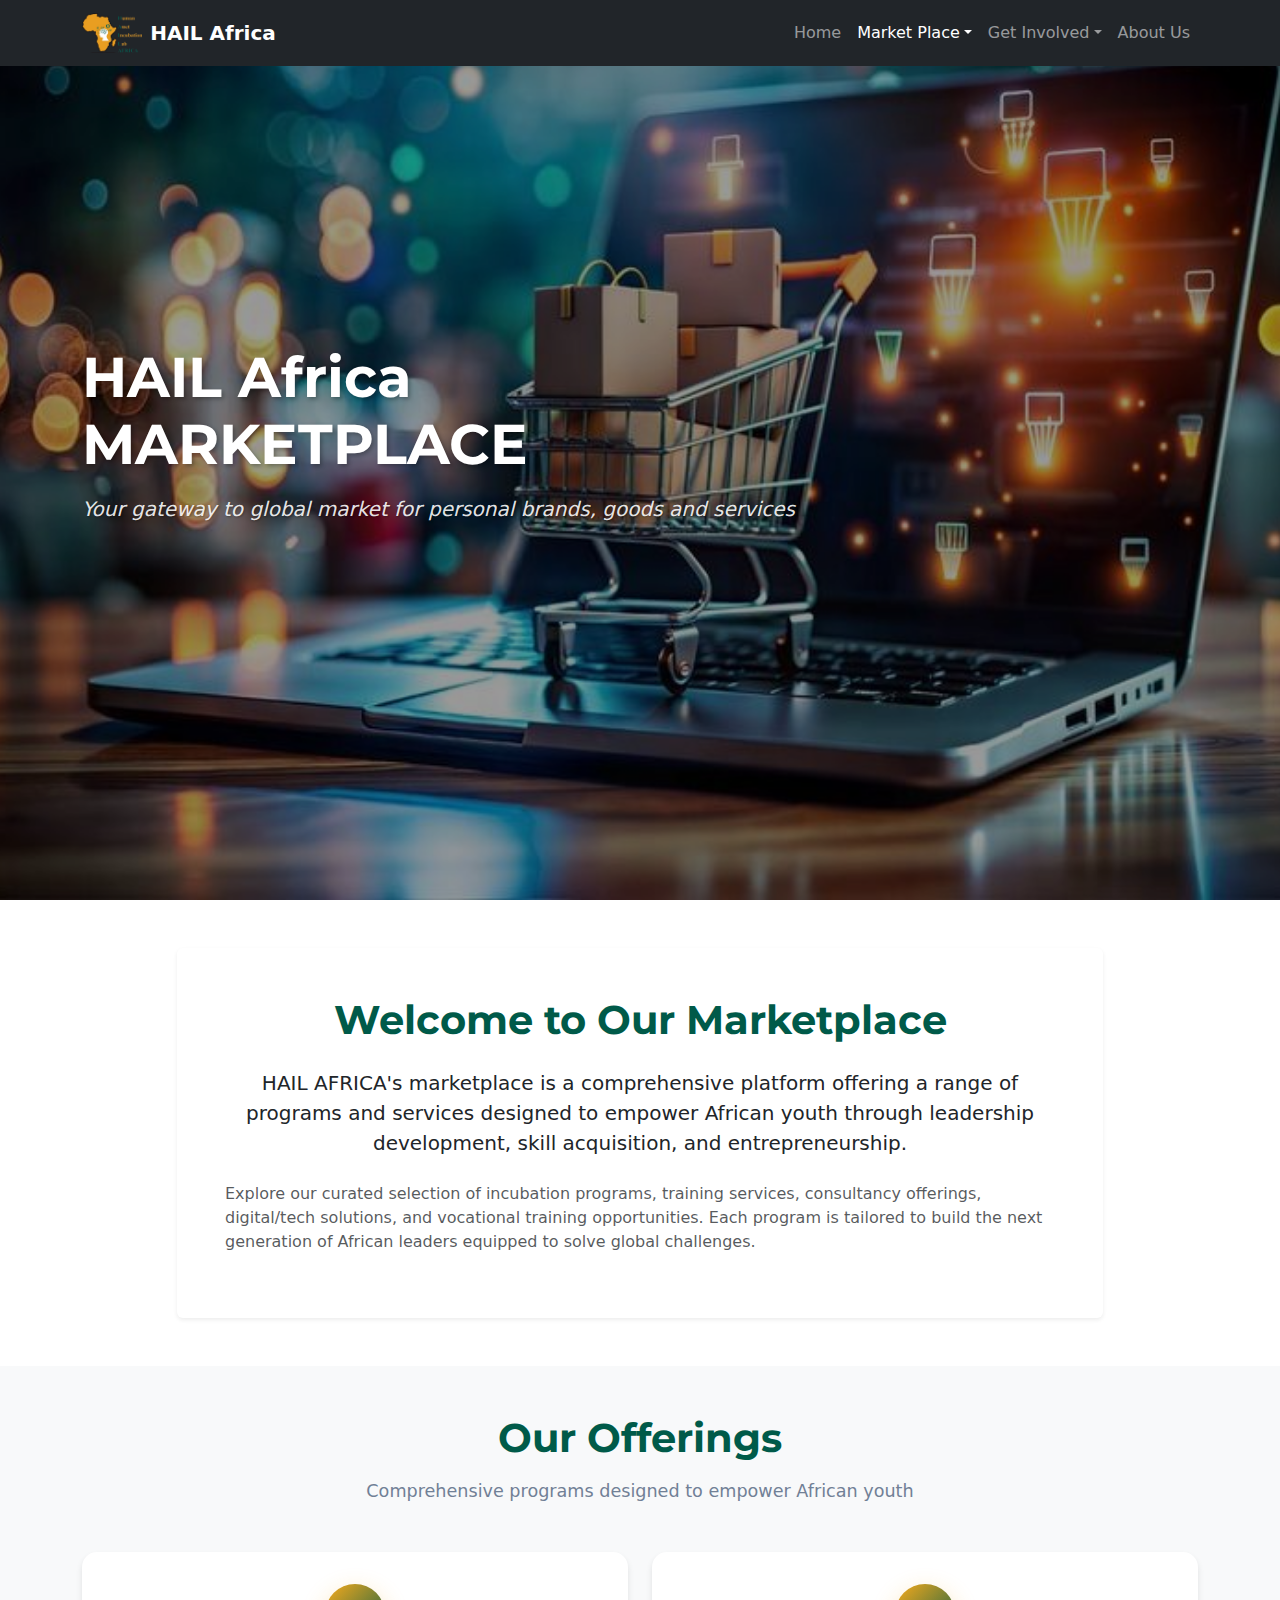
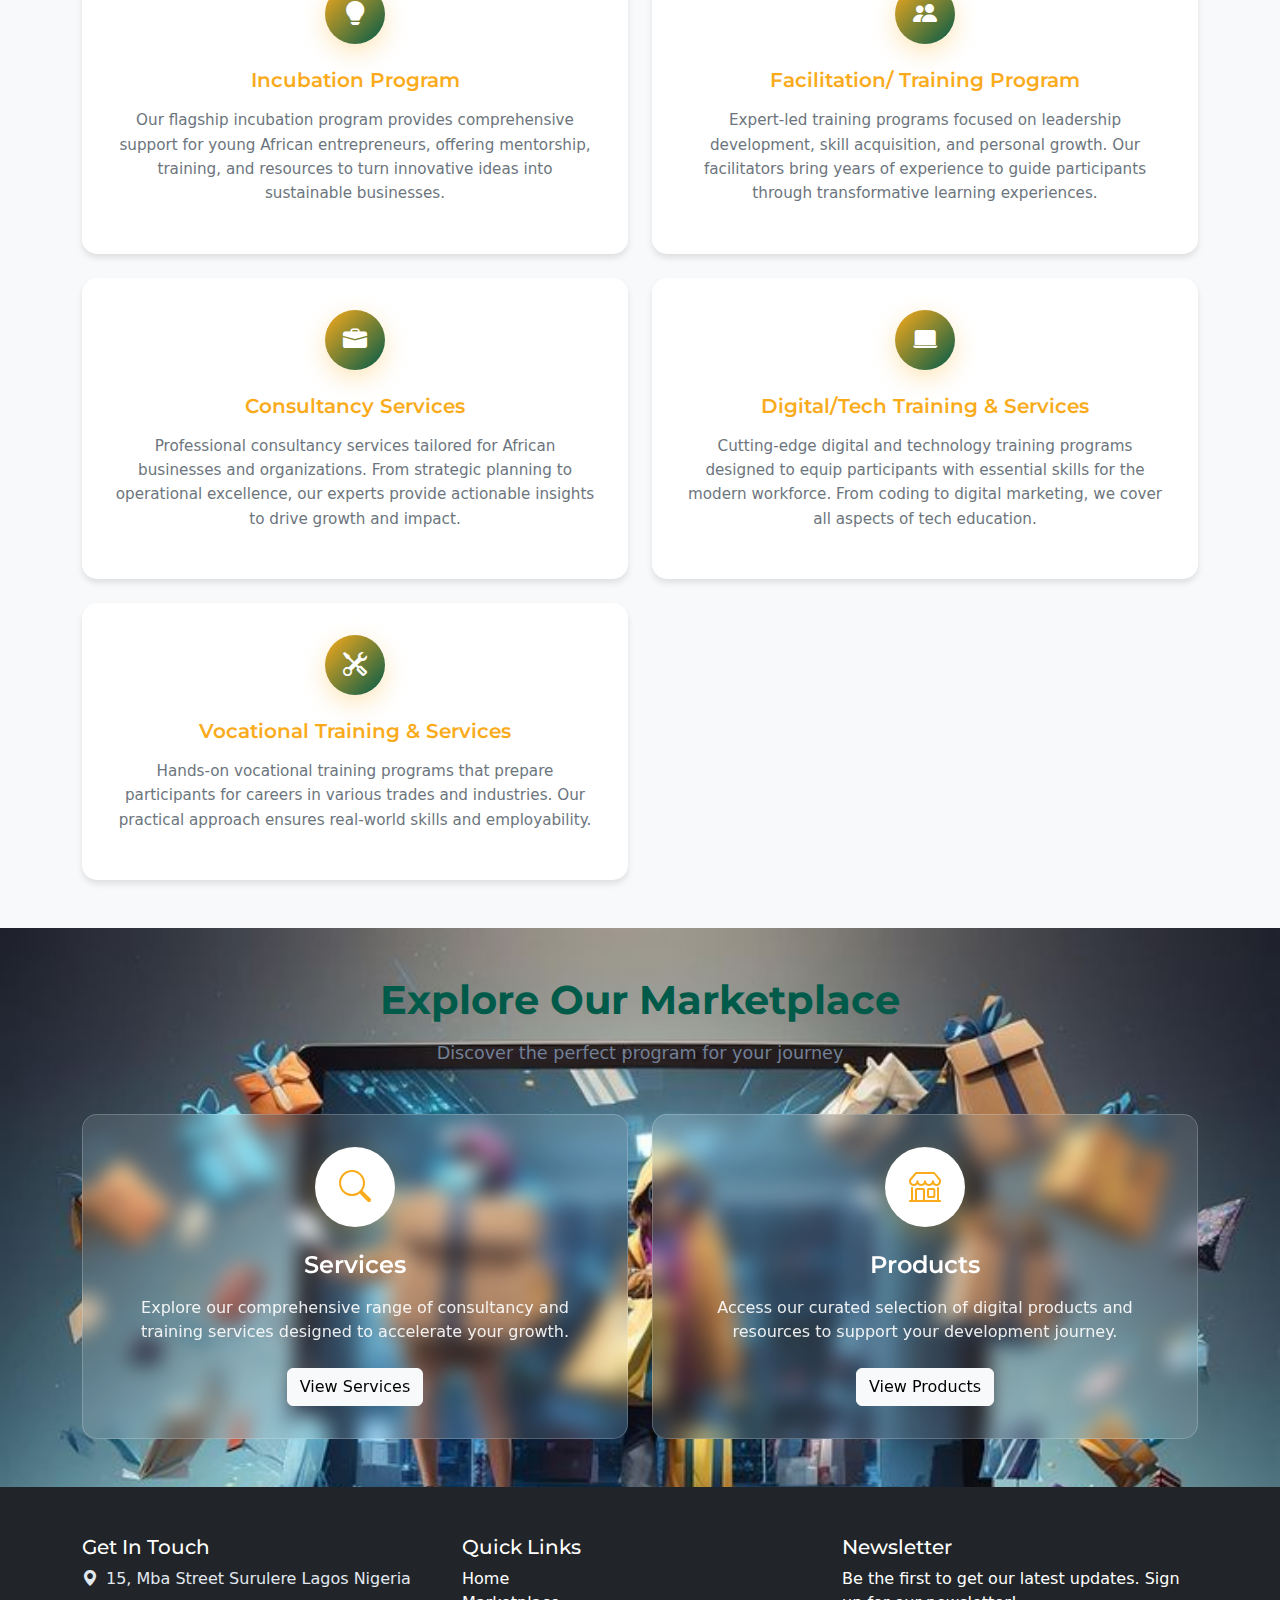
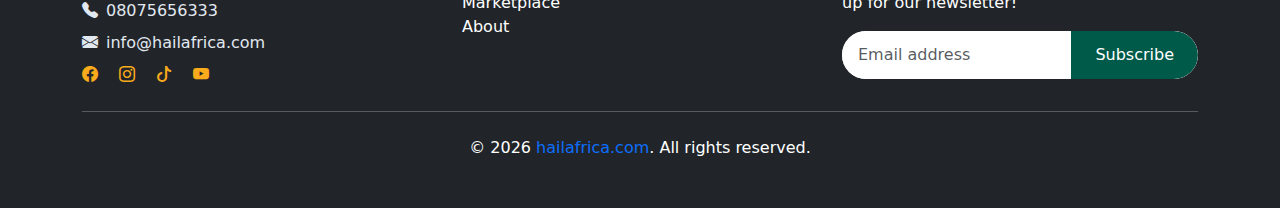
<file: marketplace.html>
<!DOCTYPE html>
<html lang="en">
<head>
    <meta charset="UTF-8">
    <meta name="viewport" content="width=device-width, initial-scale=1.0">
    <title>Marketplace - HAIL Africa - Empowering African Leaders</title>
    <meta name="description" content="Explore HAIL AFRICA's marketplace offering incubation programs, training, consultancy services, and more to empower African youth.">
    <meta name="keywords" content="HAIL AFRICA marketplace, African leadership programs, incubation, training, consultancy, digital skills">
    <meta name="author" content="HAIL AFRICA">
    <meta property="og:title" content="Marketplace - HAIL AFRICA">
    <meta property="og:description" content="Discover our comprehensive marketplace of programs and services designed to develop African leaders.">
    <meta property="og:image" content="global.webp">
    <meta property="og:url" content="https://hailafrica.com/marketplace">
    <meta name="twitter:card" content="summary_large_image">
    <link rel="canonical" href="https://hailafrica.com/marketplace">
    <link rel="stylesheet" href="index.css">
    <link rel="stylesheet" href="marketplace.css">
    <link rel="shortcut icon" href="logo.png" type="image/x-icon">
    <link href="https://cdn.jsdelivr.net/npm/bootstrap@5.3.3/dist/css/bootstrap.min.css" rel="stylesheet" integrity="sha384-QWTKZyjpPEjISv5WaRU9OFeRpok6YctnYmDr5pNlyT2bRjXh0JMhjY6hW+ALEwIH" crossorigin="anonymous">
    <link rel="stylesheet" href="https://cdn.jsdelivr.net/npm/bootstrap-icons@1.11.3/font/bootstrap-icons.min.css">
    <link rel="preconnect" href="https://fonts.googleapis.com">
    <link rel="preconnect" href="https://fonts.gstatic.com" crossorigin>
    <link href="https://fonts.googleapis.com/css2?family=Inter:wght@300;400;500;600;700&family=Montserrat:wght@300;400;500;600;700&display=swap" rel="stylesheet">
</head>
<body>
    <!-- Skip to main content link for accessibility -->
    <a href="#main-content" class="skip-link">Skip to main content</a>

    <!-- Navigation -->
    <nav class="navbar navbar-expand-lg navbar-dark bg-dark fixed-top" role="navigation" aria-label="Main navigation">
        <div class="container">
            <a class="navbar-brand d-flex align-items-center" href="index.html" aria-label="HAIL AFRICA Home">
                <img src="logo.png" alt="HAIL AFRICA Logo" height="40" class="me-2">
                <span class="fw-bold">HAIL Africa</span>
            </a>
            <button class="navbar-toggler" type="button" data-bs-toggle="collapse" data-bs-target="#navbarNav" aria-controls="navbarNav" aria-expanded="false" aria-label="Toggle navigation menu">
                <span class="navbar-toggler-icon"></span>
            </button>
            <div class="collapse navbar-collapse" id="navbarNav">
                <ul class="navbar-nav ms-auto">
                    <li class="nav-item"><a class="nav-link" href="index.html">Home</a></li>
                    <li class="nav-item dropdown">
                        <a class="nav-link dropdown-toggle active" href="#" data-bs-toggle="dropdown" aria-expanded="false" aria-haspopup="true" aria-current="page">Market Place</a>
                        <ul class="dropdown-menu" aria-labelledby="marketplaceDropdown">
                            <li><a class="dropdown-item" href="services.html">Services</a></li>
                            <li><a class="dropdown-item" href="products.html">Products</a></li>
                        </ul>
                    </li>
                    <li class="nav-item dropdown">
                        <a class="nav-link dropdown-toggle" href="#" data-bs-toggle="dropdown" aria-expanded="false" aria-haspopup="true">Get Involved</a>
                        <ul class="dropdown-menu" aria-labelledby="getInvolvedDropdown">
                            <li><a class="dropdown-item" href="donate.html">Donate</a></li>
                            <li><a class="dropdown-item" href="volunteer.html">Volunteer</a></li>
                            <li><a class="dropdown-item" href="partner.html">Partner</a></li>
                        </ul>
                    </li>
                    <li class="nav-item"><a class="nav-link" href="about.html">About Us</a></li>
                </ul>
            </div>
        </div>
    </nav>

    <!-- Hero Section -->
    <section class="hero-section">
        <div class="hero-overlay">
            <div class="container">
                <div class="row align-items-center min-vh-100">
                    <div class="col-lg-8">
                        <h1 class="hero-title">HAIL Africa MARKETPLACE</h1>
                        <p class="hero-subtitle">Your gateway to global market for personal brands, goods and services</p>
                    </div>
                </div>
            </div>
        </div>
    </section>

    <main id="main-content">
        <!-- Marketplace Overview -->
        <section class="py-5">
            <div class="container">
                <div class="row justify-content-center">
                    <div class="col-lg-10">
                        <div class="card border-0 shadow-sm">
                            <div class="card-body p-5">
                                <h2 class="section-title text-center mb-4">Welcome to Our Marketplace</h2>
                                <p class="lead text-center mb-4">
                                    HAIL AFRICA's marketplace is a comprehensive platform offering a range of programs and services designed to empower African youth through leadership development, skill acquisition, and entrepreneurship.
                                </p>
                                <p class="text-muted">
                                    Explore our curated selection of incubation programs, training services, consultancy offerings, digital/tech solutions, and vocational training opportunities. Each program is tailored to build the next generation of African leaders equipped to solve global challenges.
                                </p>
                            </div>
                        </div>
                    </div>
                </div>
            </div>
        </section>

        <!-- Programs and Services -->
        <section class="programs-section py-5 bg-light">
            <div class="container">
                <div class="text-center mb-5">
                    <h2 class="section-title">Our Offerings</h2>
                    <p class="section-subtitle">Comprehensive programs designed to empower African youth</p>
                </div>
                <div class="row g-4">
                    <div class="col-lg-6">
                        <div class="program-card">
                            <div class="card-icon">
                                <i class="bi bi-lightbulb-fill"></i>
                            </div>
                            <h3>Incubation Program</h3>
                            <p>Our flagship incubation program provides comprehensive support for young African entrepreneurs, offering mentorship, training, and resources to turn innovative ideas into sustainable businesses.</p>
                        </div>
                    </div>
                    <div class="col-lg-6">
                        <div class="program-card">
                            <div class="card-icon">
                                <i class="bi bi-people-fill"></i>
                            </div>
                            <h3>Facilitation/ Training Program</h3>
                            <p>Expert-led training programs focused on leadership development, skill acquisition, and personal growth. Our facilitators bring years of experience to guide participants through transformative learning experiences.</p>
                        </div>
                    </div>
                    <div class="col-lg-6">
                        <div class="program-card">
                            <div class="card-icon">
                                <i class="bi bi-briefcase-fill"></i>
                            </div>
                            <h3>Consultancy Services</h3>
                            <p>Professional consultancy services tailored for African businesses and organizations. From strategic planning to operational excellence, our experts provide actionable insights to drive growth and impact.</p>
                        </div>
                    </div>
                    <div class="col-lg-6">
                        <div class="program-card">
                            <div class="card-icon">
                                <i class="bi bi-laptop-fill"></i>
                            </div>
                            <h3>Digital/Tech Training & Services</h3>
                            <p>Cutting-edge digital and technology training programs designed to equip participants with essential skills for the modern workforce. From coding to digital marketing, we cover all aspects of tech education.</p>
                        </div>
                    </div>
                    <div class="col-lg-6">
                        <div class="program-card">
                            <div class="card-icon">
                                <i class="bi bi-tools"></i>
                            </div>
                            <h3>Vocational Training & Services</h3>
                            <p>Hands-on vocational training programs that prepare participants for careers in various trades and industries. Our practical approach ensures real-world skills and employability.</p>
                        </div>
                    </div>
                </div>
            </div>
        </section>

        <!-- Call to Action -->
        <section class="get-involved-section py-5 bg-primary text-white take">
            <div class="container">
                <div class="text-center mb-5">
                    <h2 class="section-title">Explore Our Marketplace</h2>
                    <p class="section-subtitle">Discover the perfect program for your journey</p>
                </div>
                <div class="row g-4">
                    <div class="col-lg-6">
                        <div class="involve-card text-center">
                            <div class="involve-icon">
                                <i class="bi bi-search"></i>
                            </div>
                            <h3>Services</h3>
                            <p>Explore our comprehensive range of consultancy and training services designed to accelerate your growth.</p>
                            <a href="services.html" class="btn btn-light">View Services</a>
                        </div>
                    </div>
                    <div class="col-lg-6">
                        <div class="involve-card text-center">
                            <div class="involve-icon">
                                <i class="bi bi-shop"></i>
                            </div>
                            <h3>Products</h3>
                            <p>Access our curated selection of digital products and resources to support your development journey.</p>
                            <a href="products.html" class="btn btn-light">View Products</a>
                        </div>
                    </div>
                </div>
            </div>
        </section>
    </main>

    <!-- Footer -->
    <footer class="footer bg-dark text-white py-5">
        <div class="container">
            <div class="row g-4">
                <div class="col-lg-4">
                    <h5>Get In Touch</h5>
                    <div class="contact-info">
                        <p><i class="bi bi-geo-alt-fill me-2"></i>15, Mba Street Surulere Lagos Nigeria</p>
                        <p><i class="bi bi-telephone-fill me-2"></i>08075656333</p>
                        <p><i class="bi bi-envelope-fill me-2"></i>info@hailafrica.com</p>
                    </div>
                    <div class="social-links">
                        <a href="https://web.facebook.com/profile.php?id=61555612273447" class="text-white me-3"><i class="bi bi-facebook"></i></a>
                        <a href="https://www.instagram.com/hail_africa/" class="text-white me-3"><i class="bi bi-instagram"></i></a>
                        <a href="https://www.tiktok.com/@hail.africa" class="text-white me-3"><i class="bi bi-tiktok"></i></a>
                        <a href="https://www.youtube.com/@HAILAFRICA-zm6xv" class="text-white"><i class="bi bi-youtube"></i></a>
                    </div>
                </div>
                <div class="col-lg-4">
                    <h5>Quick Links</h5>
                    <ul class="list-unstyled">
                        <li><a href="index.html" class="text-white text-decoration-none">Home</a></li>
                        <li><a href="marketplace.html" class="text-white text-decoration-none">Marketplace</a></li>
                        <li><a href="about.html" class="text-white text-decoration-none">About</a></li>
                    </ul>
                </div>
                <div class="col-lg-4">
                    <h5>Newsletter</h5>
                    <p>Be the first to get our latest updates. Sign up for our newsletter!</p>
                    <form action="https://usebasin.com/f/ce4c1314e33a" method="POST" class="newsletter-form">
                        <div class="input-group">
                            <input type="email" name="email" class="form-control" placeholder="Email address" required>
                            <button class="btn btn-primary" type="submit">Subscribe</button>
                        </div>
                    </form>
                </div>
            </div>
            <hr class="my-4">
            <div class="text-center">
                <p class="mb-0">&copy; 2024 <span class="text-primary">hailafrica.com</span>. All rights reserved.</p>
            </div>
        </div>
    </footer>

    <!-- Back to Top Button -->
    <button id="backToTop" class="btn btn-primary back-to-top" aria-label="Back to top">
        <i class="bi bi-arrow-up" aria-hidden="true"></i>
    </button>

    <script src="https://cdn.jsdelivr.net/npm/bootstrap@5.3.3/dist/js/bootstrap.bundle.min.js" integrity="sha384-YvpcrYf0tY3lHB60NNkmXc5s9fDVZLESaAA55NDzOxhy9GkcIdslK1eN7N6jIeHz" crossorigin="anonymous"></script>
    <script src="script.js"></script>
</body>
</html>
</file>
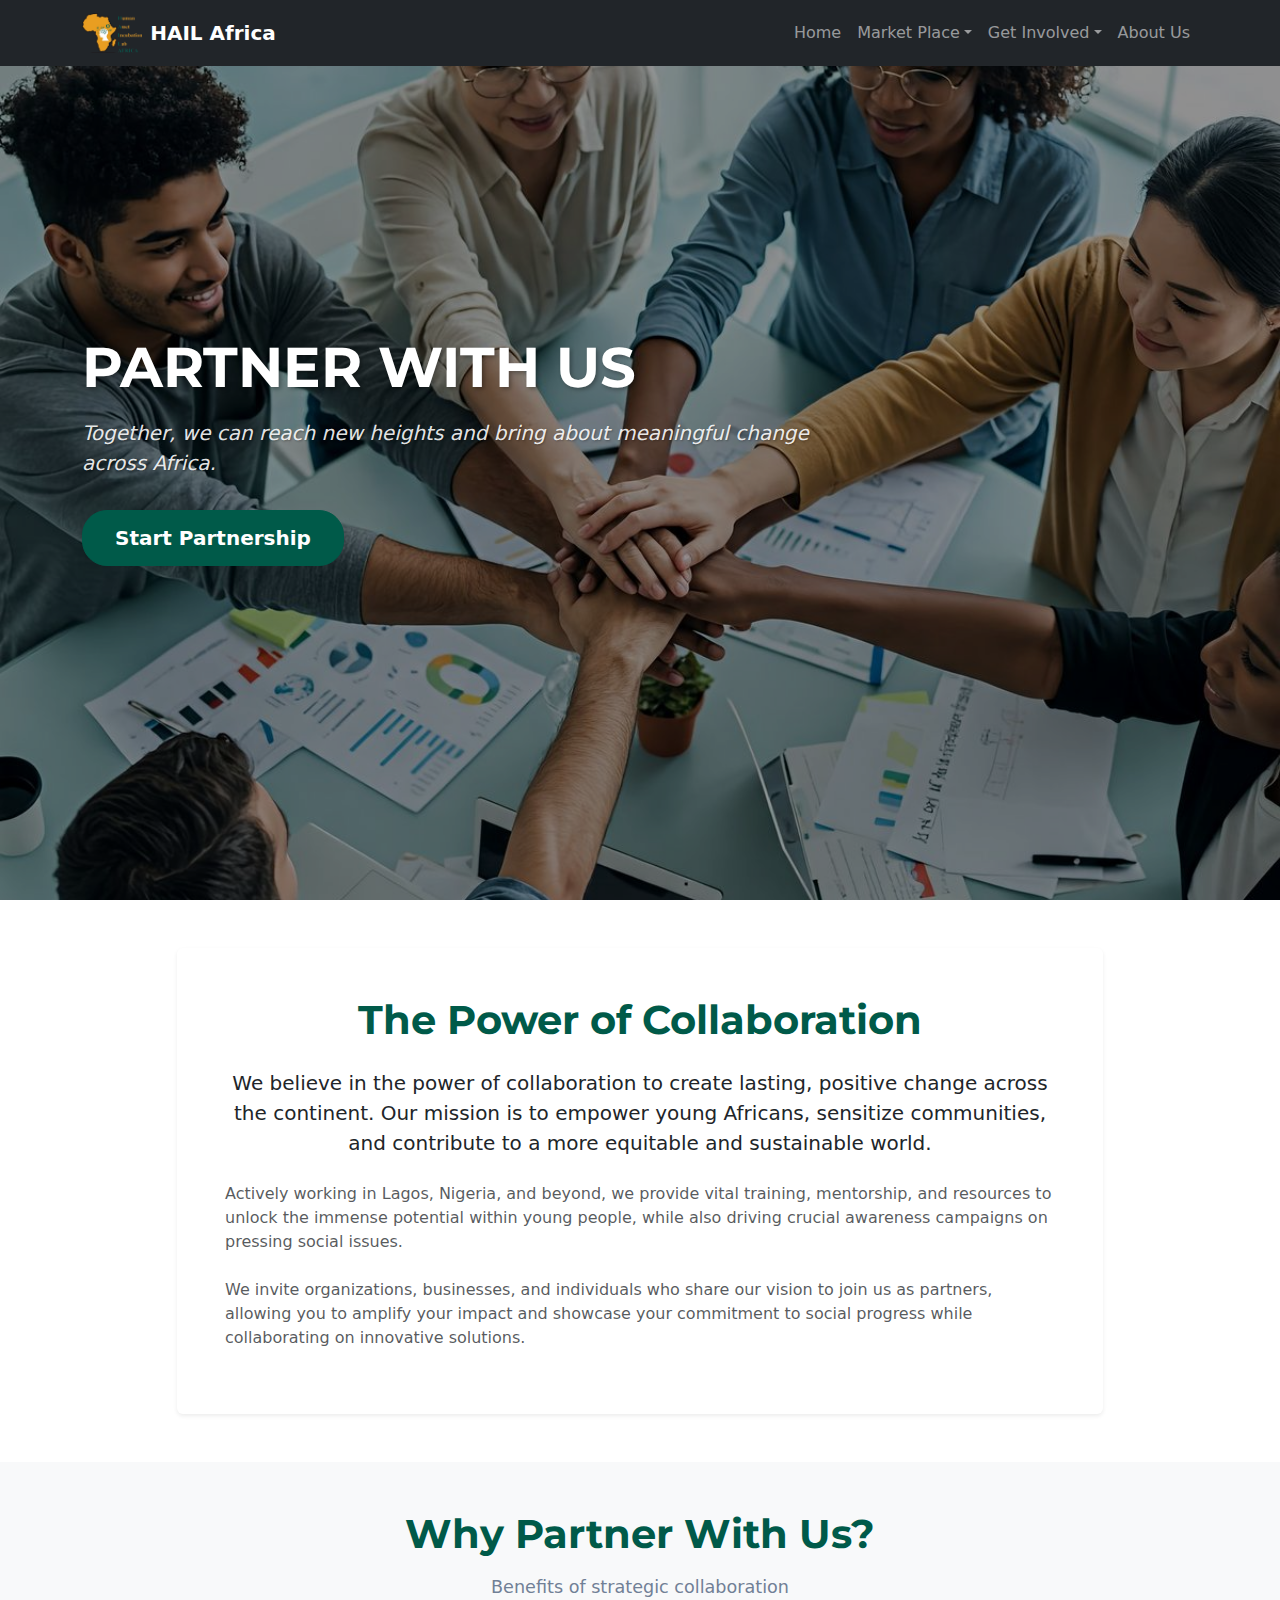
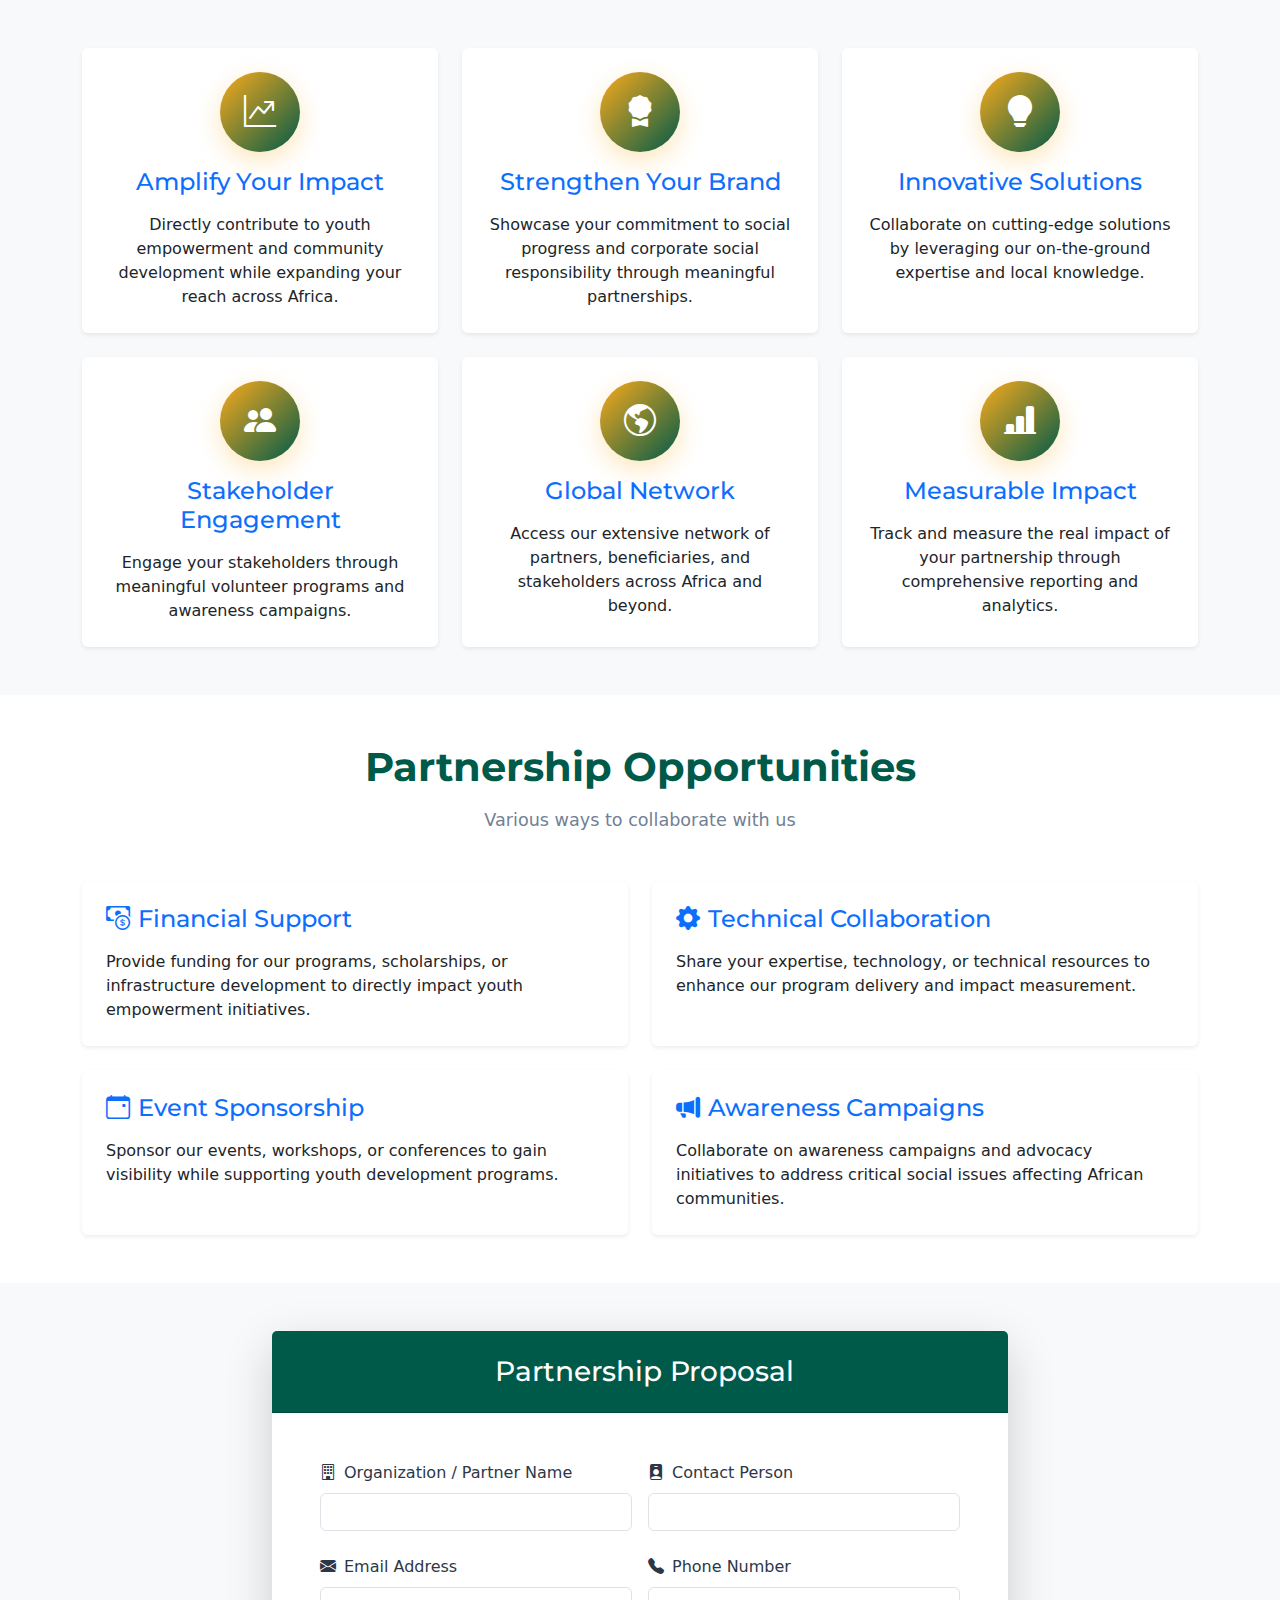
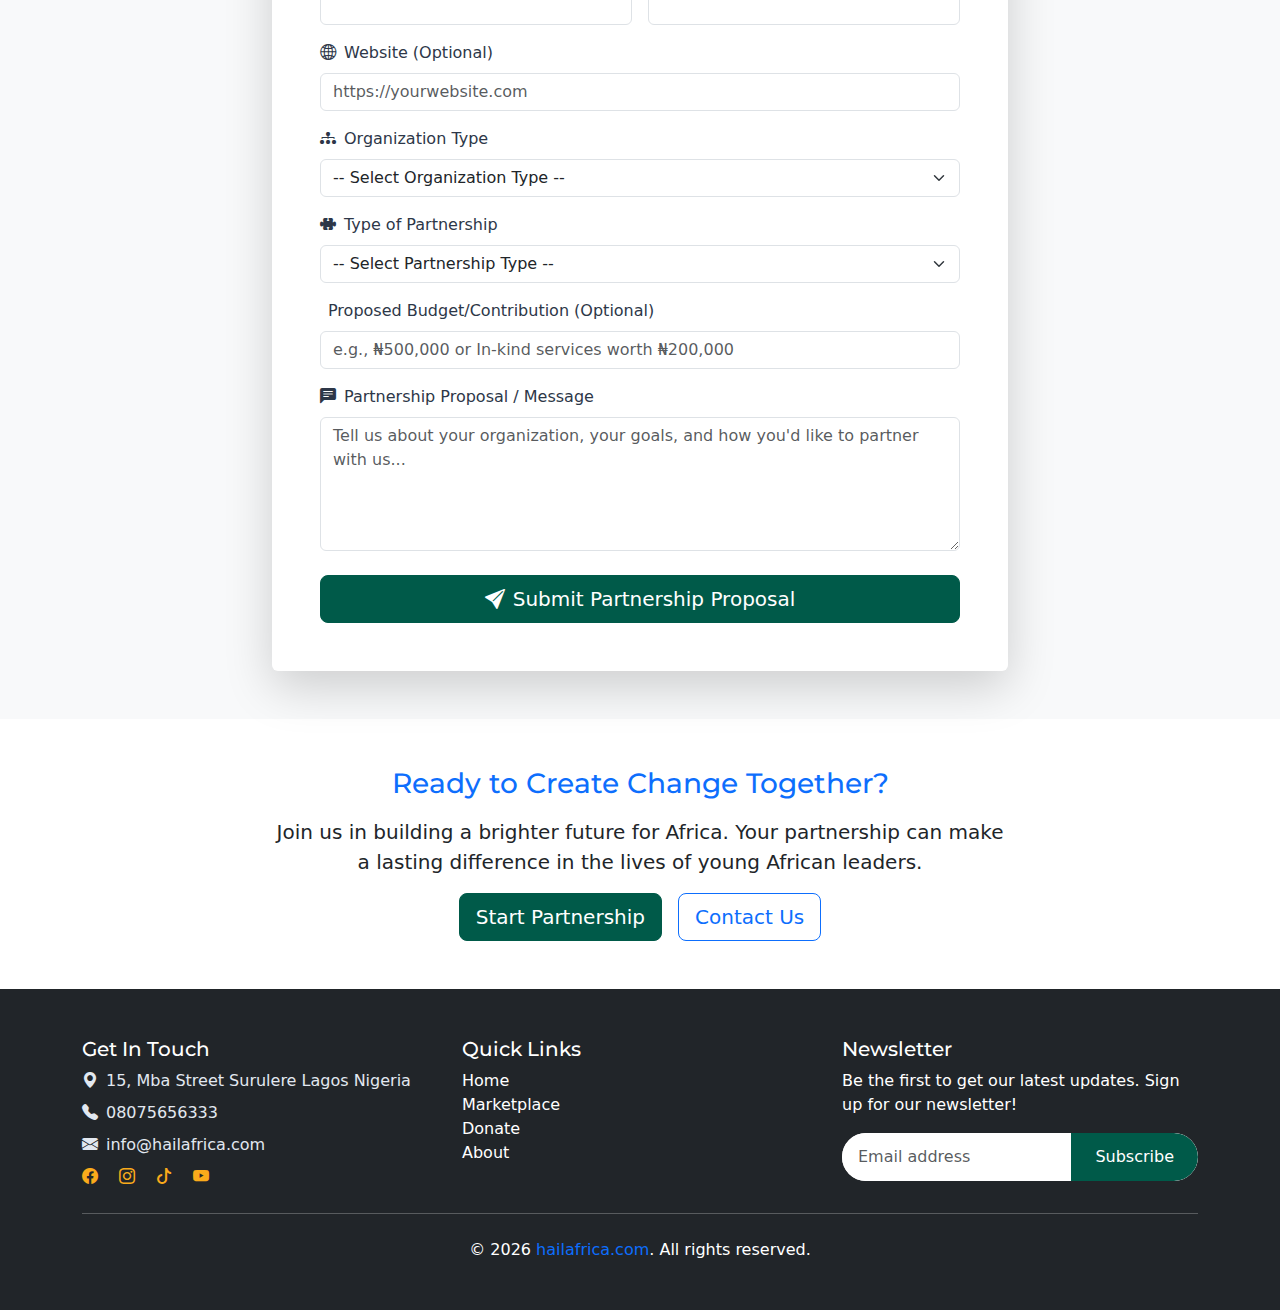
<file: partner.html>
<!DOCTYPE html>
<html lang="en">
<head>
    <meta charset="UTF-8">
    <meta name="viewport" content="width=device-width, initial-scale=1.0">
    <title>Partner With Us - HAIL Africa - Strategic Partnerships</title>
    <meta name="description" content="Partner with HAIL AFRICA to amplify your impact on African youth empowerment and community development through strategic collaboration.">
    <meta name="keywords" content="partner HAIL AFRICA, strategic partnerships, African development, youth empowerment partnership, collaboration">
    <meta name="author" content="HAIL AFRICA">
    <meta property="og:title" content="Partner With Us - HAIL AFRICA">
    <meta property="og:description" content="Join forces with HAIL AFRICA to create lasting positive change across Africa through strategic partnerships.">
    <meta property="og:image" content="partner.jpg">
    <meta property="og:url" content="https://hailafrica.com/partner">
    <meta name="twitter:card" content="summary_large_image">
    <link rel="canonical" href="https://hailafrica.com/partner">
    <link rel="stylesheet" href="index.css">
    <link rel="stylesheet" href="partner.css">
    <link rel="shortcut icon" href="logo.png" type="image/x-icon">
    <link href="https://cdn.jsdelivr.net/npm/bootstrap@5.3.3/dist/css/bootstrap.min.css" rel="stylesheet" integrity="sha384-QWTKZyjpPEjISv5WaRU9OFeRpok6YctnYmDr5pNlyT2bRjXh0JMhjY6hW+ALEwIH" crossorigin="anonymous">
    <link rel="stylesheet" href="https://cdn.jsdelivr.net/npm/bootstrap-icons@1.11.3/font/bootstrap-icons.min.css">
    <link rel="preconnect" href="https://fonts.googleapis.com">
    <link rel="preconnect" href="https://fonts.gstatic.com" crossorigin>
    <link href="https://fonts.googleapis.com/css2?family=Inter:wght@300;400;500;600;700&family=Montserrat:wght@300;400;500;600;700&display=swap" rel="stylesheet">
</head>
<body>
    <!-- Skip to main content link for accessibility -->
    <a href="#main-content" class="skip-link">Skip to main content</a>

    <!-- Navigation -->
    <nav class="navbar navbar-expand-lg navbar-dark bg-dark fixed-top" role="navigation" aria-label="Main navigation">
        <div class="container">
            <a class="navbar-brand d-flex align-items-center" href="index.html" aria-label="HAIL AFRICA Home">
                <img src="logo.png" alt="HAIL AFRICA Logo" height="40" class="me-2">
                <span class="fw-bold">HAIL Africa</span>
            </a>
            <button class="navbar-toggler" type="button" data-bs-toggle="collapse" data-bs-target="#navbarNav" aria-controls="navbarNav" aria-expanded="false" aria-label="Toggle navigation menu">
                <span class="navbar-toggler-icon"></span>
            </button>
            <div class="collapse navbar-collapse" id="navbarNav">
                <ul class="navbar-nav ms-auto">
                    <li class="nav-item"><a class="nav-link" href="index.html">Home</a></li>
                    <li class="nav-item dropdown">
                        <a class="nav-link dropdown-toggle" href="#" data-bs-toggle="dropdown" aria-expanded="false" aria-haspopup="true">Market Place</a>
                        <ul class="dropdown-menu" aria-labelledby="marketplaceDropdown">
                            <li><a class="dropdown-item" href="marketplace.html">Overview</a></li>
                            <li><a class="dropdown-item" href="services.html">Services</a></li>
                            <li><a class="dropdown-item" href="products.html">Products</a></li>
                        </ul>
                    </li>
                    <li class="nav-item dropdown">
                        <a class="nav-link dropdown-toggle" href="#" data-bs-toggle="dropdown" aria-expanded="false" aria-haspopup="true">Get Involved</a>
                        <ul class="dropdown-menu" aria-labelledby="getInvolvedDropdown">
                            <li><a class="dropdown-item" href="donate.html">Donate</a></li>
                            <li><a class="dropdown-item" href="volunteer.html">Volunteer</a></li>
                            <li><a class="dropdown-item active" href="partner.html" aria-current="page">Partner</a></li>
                        </ul>
                    </li>
                    <li class="nav-item"><a class="nav-link" href="about.html">About Us</a></li>
                </ul>
            </div>
        </div>
    </nav>

    <!-- Hero Section -->
    <section class="hero-section">
        <div class="hero-overlay">
            <div class="container">
                <div class="row align-items-center min-vh-100">
                    <div class="col-lg-8">
                        <h1 class="hero-title">PARTNER WITH US</h1>
                        <p class="hero-subtitle">Together, we can reach new heights and bring about meaningful change across Africa.</p>
                        <a href="#partnership-form" class="btn btn-primary btn-lg">Start Partnership</a>
                    </div>
                </div>
            </div>
        </div>
    </section>

    <main id="main-content">
        <!-- Partnership Vision -->
        <section class="py-5">
            <div class="container">
                <div class="row justify-content-center">
                    <div class="col-lg-10">
                        <div class="card border-0 shadow-sm">
                            <div class="card-body p-5">
                                <h2 class="section-title text-center mb-4">The Power of Collaboration</h2>
                                <p class="lead text-center mb-4">
                                    We believe in the power of collaboration to create lasting, positive change across the continent. Our mission is to empower young Africans, sensitize communities, and contribute to a more equitable and sustainable world.
                                </p>
                                <p class="text-muted mb-4">
                                    Actively working in Lagos, Nigeria, and beyond, we provide vital training, mentorship, and resources to unlock the immense potential within young people, while also driving crucial awareness campaigns on pressing social issues.
                                </p>
                                <p class="text-muted">
                                    We invite organizations, businesses, and individuals who share our vision to join us as partners, allowing you to amplify your impact and showcase your commitment to social progress while collaborating on innovative solutions.
                                </p>
                            </div>
                        </div>
                    </div>
                </div>
            </div>
        </section>

        <!-- Partnership Benefits -->
        <section class="py-5 bg-light">
            <div class="container">
                <div class="text-center mb-5">
                    <h2 class="section-title">Why Partner With Us?</h2>
                    <p class="section-subtitle">Benefits of strategic collaboration</p>
                </div>
                <div class="row g-4">
                    <div class="col-lg-4">
                        <div class="card h-100 border-0 shadow-sm">
                            <div class="card-body p-4 text-center">
                                <div class="card-icon mb-3">
                                    <i class="bi bi-graph-up-arrow"></i>
                                </div>
                                <h4 class="text-primary mb-3">Amplify Your Impact</h4>
                                <p class="card-text">Directly contribute to youth empowerment and community development while expanding your reach across Africa.</p>
                            </div>
                        </div>
                    </div>
                    <div class="col-lg-4">
                        <div class="card h-100 border-0 shadow-sm">
                            <div class="card-body p-4 text-center">
                                <div class="card-icon mb-3">
                                    <i class="bi bi-award-fill"></i>
                                </div>
                                <h4 class="text-primary mb-3">Strengthen Your Brand</h4>
                                <p class="card-text">Showcase your commitment to social progress and corporate social responsibility through meaningful partnerships.</p>
                            </div>
                        </div>
                    </div>
                    <div class="col-lg-4">
                        <div class="card h-100 border-0 shadow-sm">
                            <div class="card-body p-4 text-center">
                                <div class="card-icon mb-3">
                                    <i class="bi bi-lightbulb-fill"></i>
                                </div>
                                <h4 class="text-primary mb-3">Innovative Solutions</h4>
                                <p class="card-text">Collaborate on cutting-edge solutions by leveraging our on-the-ground expertise and local knowledge.</p>
                            </div>
                        </div>
                    </div>
                    <div class="col-lg-4">
                        <div class="card h-100 border-0 shadow-sm">
                            <div class="card-body p-4 text-center">
                                <div class="card-icon mb-3">
                                    <i class="bi bi-people-fill"></i>
                                </div>
                                <h4 class="text-primary mb-3">Stakeholder Engagement</h4>
                                <p class="card-text">Engage your stakeholders through meaningful volunteer programs and awareness campaigns.</p>
                            </div>
                        </div>
                    </div>
                    <div class="col-lg-4">
                        <div class="card h-100 border-0 shadow-sm">
                            <div class="card-body p-4 text-center">
                                <div class="card-icon mb-3">
                                    <i class="bi bi-globe-americas"></i>
                                </div>
                                <h4 class="text-primary mb-3">Global Network</h4>
                                <p class="card-text">Access our extensive network of partners, beneficiaries, and stakeholders across Africa and beyond.</p>
                            </div>
                        </div>
                    </div>
                    <div class="col-lg-4">
                        <div class="card h-100 border-0 shadow-sm">
                            <div class="card-body p-4 text-center">
                                <div class="card-icon mb-3">
                                    <i class="bi bi-bar-chart-line-fill"></i>
                                </div>
                                <h4 class="text-primary mb-3">Measurable Impact</h4>
                                <p class="card-text">Track and measure the real impact of your partnership through comprehensive reporting and analytics.</p>
                            </div>
                        </div>
                    </div>
                </div>
            </div>
        </section>

        <!-- Partnership Types -->
        <section class="py-5">
            <div class="container">
                <div class="text-center mb-5">
                    <h2 class="section-title">Partnership Opportunities</h2>
                    <p class="section-subtitle">Various ways to collaborate with us</p>
                </div>
                <div class="row g-4">
                    <div class="col-lg-6">
                        <div class="card h-100 border-0 shadow-sm">
                            <div class="card-body p-4">
                                <h4 class="text-primary mb-3"><i class="bi bi-cash-coin me-2"></i>Financial Support</h4>
                                <p class="card-text">Provide funding for our programs, scholarships, or infrastructure development to directly impact youth empowerment initiatives.</p>
                            </div>
                        </div>
                    </div>
                    <div class="col-lg-6">
                        <div class="card h-100 border-0 shadow-sm">
                            <div class="card-body p-4">
                                <h4 class="text-primary mb-3"><i class="bi bi-gear-fill me-2"></i>Technical Collaboration</h4>
                                <p class="card-text">Share your expertise, technology, or technical resources to enhance our program delivery and impact measurement.</p>
                            </div>
                        </div>
                    </div>
                    <div class="col-lg-6">
                        <div class="card h-100 border-0 shadow-sm">
                            <div class="card-body p-4">
                                <h4 class="text-primary mb-3"><i class="bi bi-calendar-event me-2"></i>Event Sponsorship</h4>
                                <p class="card-text">Sponsor our events, workshops, or conferences to gain visibility while supporting youth development programs.</p>
                            </div>
                        </div>
                    </div>
                    <div class="col-lg-6">
                        <div class="card h-100 border-0 shadow-sm">
                            <div class="card-body p-4">
                                <h4 class="text-primary mb-3"><i class="bi bi-megaphone-fill me-2"></i>Awareness Campaigns</h4>
                                <p class="card-text">Collaborate on awareness campaigns and advocacy initiatives to address critical social issues affecting African communities.</p>
                            </div>
                        </div>
                    </div>
                </div>
            </div>
        </section>

        <!-- Partnership Form -->
        <section id="partnership-form" class="py-5 bg-light">
            <div class="container">
                <div class="row justify-content-center">
                    <div class="col-lg-8">
                        <div class="card shadow-lg border-0">
                            <div class="card-header bg-primary text-white text-center py-4">
                                <h3 class="mb-0"><i class="bi bi-handshake-fill me-2"></i>Partnership Proposal</h3>
                            </div>
                            <div class="card-body p-5">
                                <form action="https://usebasin.com/f/52d4763f3413" method="POST" id="partnershipForm">
                                    <div class="row g-3">
                                        <div class="col-md-6">
                                            <label for="partnerName" class="form-label"><i class="bi bi-building me-2"></i>Organization / Partner Name</label>
                                            <input type="text" id="partnerName" name="partner_name" class="form-control" required>
                                        </div>
                                        <div class="col-md-6">
                                            <label for="contactPerson" class="form-label"><i class="bi bi-person-badge-fill me-2"></i>Contact Person</label>
                                            <input type="text" id="contactPerson" name="contact_person" class="form-control" required>
                                        </div>
                                    </div>

                                    <div class="row g-3 mt-2">
                                        <div class="col-md-6">
                                            <label for="email" class="form-label"><i class="bi bi-envelope-fill me-2"></i>Email Address</label>
                                            <input type="email" name="email" id="email" class="form-control" required>
                                        </div>
                                        <div class="col-md-6">
                                            <label for="phone" class="form-label"><i class="bi bi-telephone-fill me-2"></i>Phone Number</label>
                                            <input type="tel" id="phone" name="phone" class="form-control">
                                        </div>
                                    </div>

                                    <div class="mb-3 mt-3">
                                        <label for="website" class="form-label"><i class="bi bi-globe2 me-2"></i>Website (Optional)</label>
                                        <input type="url" id="website" name="website" class="form-control" placeholder="https://yourwebsite.com">
                                    </div>

                                    <div class="mb-3">
                                        <label for="organizationType" class="form-label"><i class="bi bi-diagram-3-fill me-2"></i>Organization Type</label>
                                        <select id="organizationType" name="organization_type" class="form-select" required>
                                            <option value="">-- Select Organization Type --</option>
                                            <option>Corporate/Business</option>
                                            <option>Non-Profit Organization</option>
                                            <option>Government Agency</option>
                                            <option>Educational Institution</option>
                                            <option>Foundation</option>
                                            <option>Individual</option>
                                            <option>Other</option>
                                        </select>
                                    </div>

                                    <div class="mb-3">
                                        <label for="collaborationType" class="form-label"><i class="bi bi-puzzle-fill me-2"></i>Type of Partnership</label>
                                        <select id="collaborationType" name="collaboration_type" class="form-select" required>
                                            <option value="">-- Select Partnership Type --</option>
                                            <option>Financial Support</option>
                                            <option>Technical Collaboration</option>
                                            <option>Event Sponsorship</option>
                                            <option>Awareness Campaign</option>
                                            <option>In-Kind Contribution</option>
                                            <option>Expertise Sharing</option>
                                            <option>Other</option>
                                        </select>
                                    </div>

                                    <div class="mb-3">
                                        <label for="budget" class="form-label"><i class="bi bi-currency-naira me-2"></i>Proposed Budget/Contribution (Optional)</label>
                                        <input type="text" id="budget" name="budget" class="form-control" placeholder="e.g., ₦500,000 or In-kind services worth ₦200,000">
                                    </div>

                                    <div class="mb-4">
                                        <label for="message" class="form-label"><i class="bi bi-chat-left-text-fill me-2"></i>Partnership Proposal / Message</label>
                                        <textarea id="message" name="message" rows="5" class="form-control" placeholder="Tell us about your organization, your goals, and how you'd like to partner with us..." required></textarea>
                                    </div>

                                    <button type="submit" class="btn btn-primary btn-lg w-100">
                                        <i class="bi bi-send-fill me-2"></i>Submit Partnership Proposal
                                    </button>
                                </form>
                            </div>
                        </div>
                    </div>
                </div>
            </div>
        </section>

        <!-- Call to Action -->
        <section class="py-5">
            <div class="container">
                <div class="row justify-content-center">
                    <div class="col-lg-8 text-center">
                        <h3 class="text-primary mb-3">Ready to Create Change Together?</h3>
                        <p class="lead">Join us in building a brighter future for Africa. Your partnership can make a lasting difference in the lives of young African leaders.</p>
                        <div class="d-flex justify-content-center gap-3 flex-wrap">
                            <a href="#partnership-form" class="btn btn-primary btn-lg">Start Partnership</a>
                            <a href="mailto:info@hailafrica.com" class="btn btn-outline-primary btn-lg">Contact Us</a>
                        </div>
                    </div>
                </div>
            </div>
        </section>
    </main>

    <!-- Footer -->
    <footer class="footer bg-dark text-white py-5">
        <div class="container">
            <div class="row g-4">
                <div class="col-lg-4">
                    <h5>Get In Touch</h5>
                    <div class="contact-info">
                        <p><i class="bi bi-geo-alt-fill me-2"></i>15, Mba Street Surulere Lagos Nigeria</p>
                        <p><i class="bi bi-telephone-fill me-2"></i>08075656333</p>
                        <p><i class="bi bi-envelope-fill me-2"></i>info@hailafrica.com</p>
                    </div>
                    <div class="social-links">
                        <a href="https://web.facebook.com/profile.php?id=61555612273447" class="text-white me-3"><i class="bi bi-facebook"></i></a>
                        <a href="https://www.instagram.com/hail_africa/" class="text-white me-3"><i class="bi bi-instagram"></i></a>
                        <a href="https://www.tiktok.com/@hail.africa" class="text-white me-3"><i class="bi bi-tiktok"></i></a>
                        <a href="https://www.youtube.com/@HAILAFRICA-zm6xv" class="text-white"><i class="bi bi-youtube"></i></a>
                    </div>
                </div>
                <div class="col-lg-4">
                    <h5>Quick Links</h5>
                    <ul class="list-unstyled">
                        <li><a href="index.html" class="text-white text-decoration-none">Home</a></li>
                        <li><a href="marketplace.html" class="text-white text-decoration-none">Marketplace</a></li>
                        <li><a href="donate.html" class="text-white text-decoration-none">Donate</a></li>
                        <li><a href="about.html" class="text-white text-decoration-none">About</a></li>
                    </ul>
                </div>
                <div class="col-lg-4">
                    <h5>Newsletter</h5>
                    <p>Be the first to get our latest updates. Sign up for our newsletter!</p>
                    <form action="https://usebasin.com/f/ce4c1314e33a" method="POST" class="newsletter-form">
                        <div class="input-group">
                            <input type="email" name="email" class="form-control" placeholder="Email address" required>
                            <button class="btn btn-primary" type="submit">Subscribe</button>
                        </div>
                    </form>
                </div>
            </div>
            <hr class="my-4">
            <div class="text-center">
                <p class="mb-0">&copy; 2024 <span class="text-primary">hailafrica.com</span>. All rights reserved.</p>
            </div>
        </div>
    </footer>

    <!-- Back to Top Button -->
    <button id="backToTop" class="btn btn-primary back-to-top" aria-label="Back to top">
        <i class="bi bi-arrow-up" aria-hidden="true"></i>
    </button>

    <script src="https://cdn.jsdelivr.net/npm/bootstrap@5.3.3/dist/js/bootstrap.bundle.min.js" integrity="sha384-YvpcrYf0tY3lHB60NNkmXc5s9fDVZLESaAA55NDzOxhy9GkcIdslK1eN7N6jIeHz" crossorigin="anonymous"></script>
    <script src="script.js"></script>
</body>
</html>
</file>
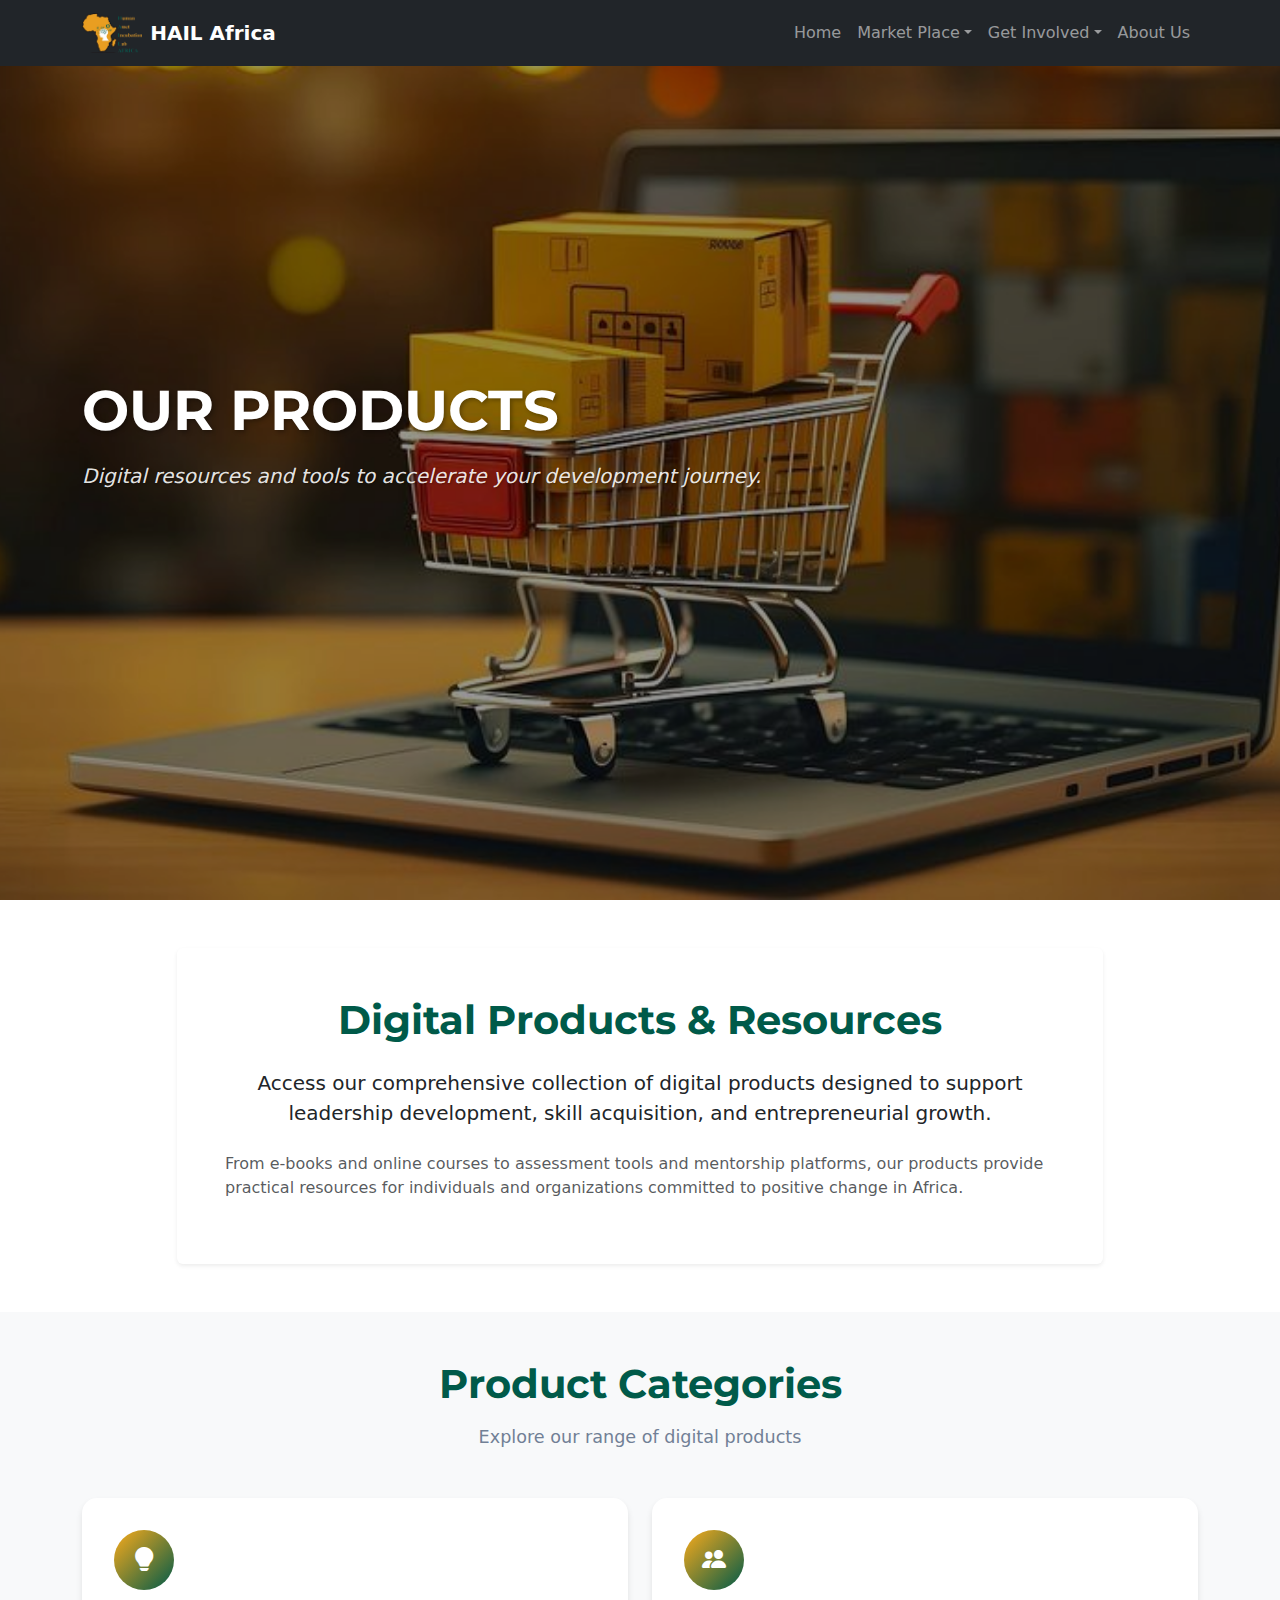
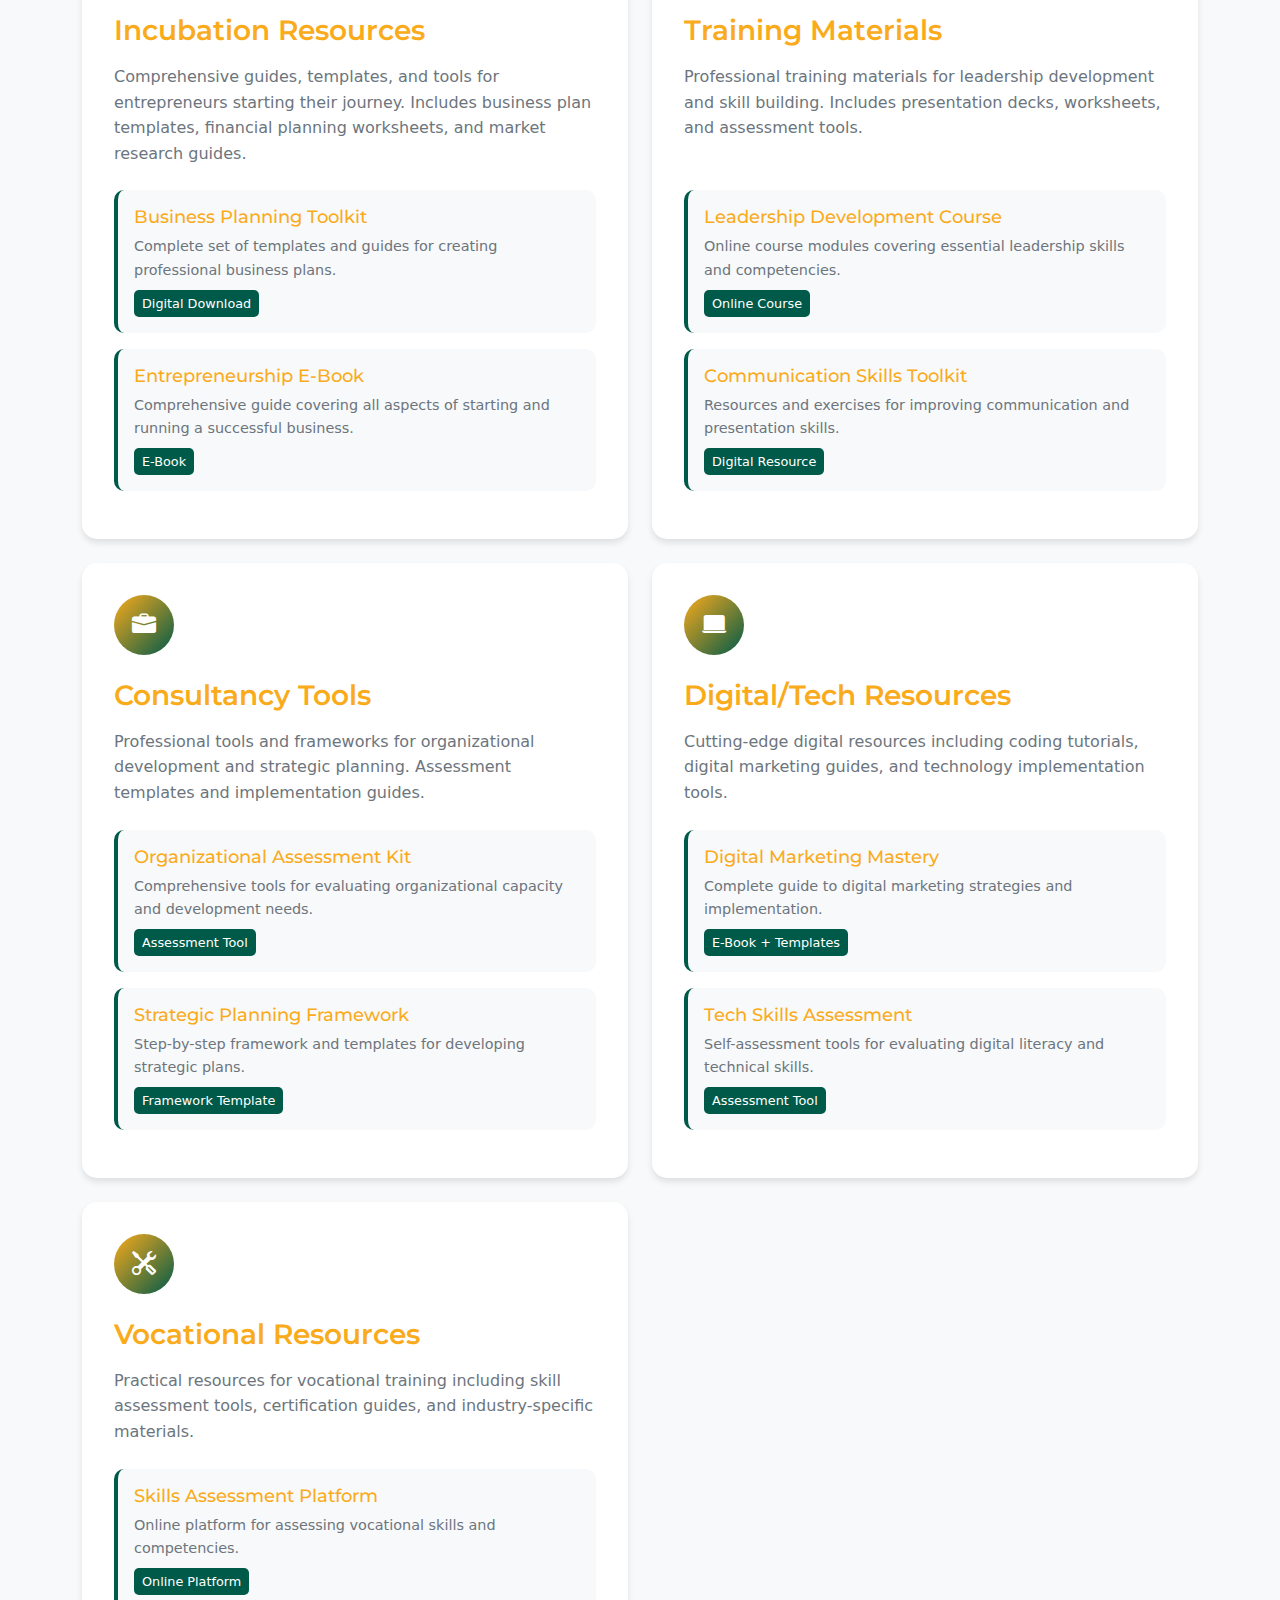
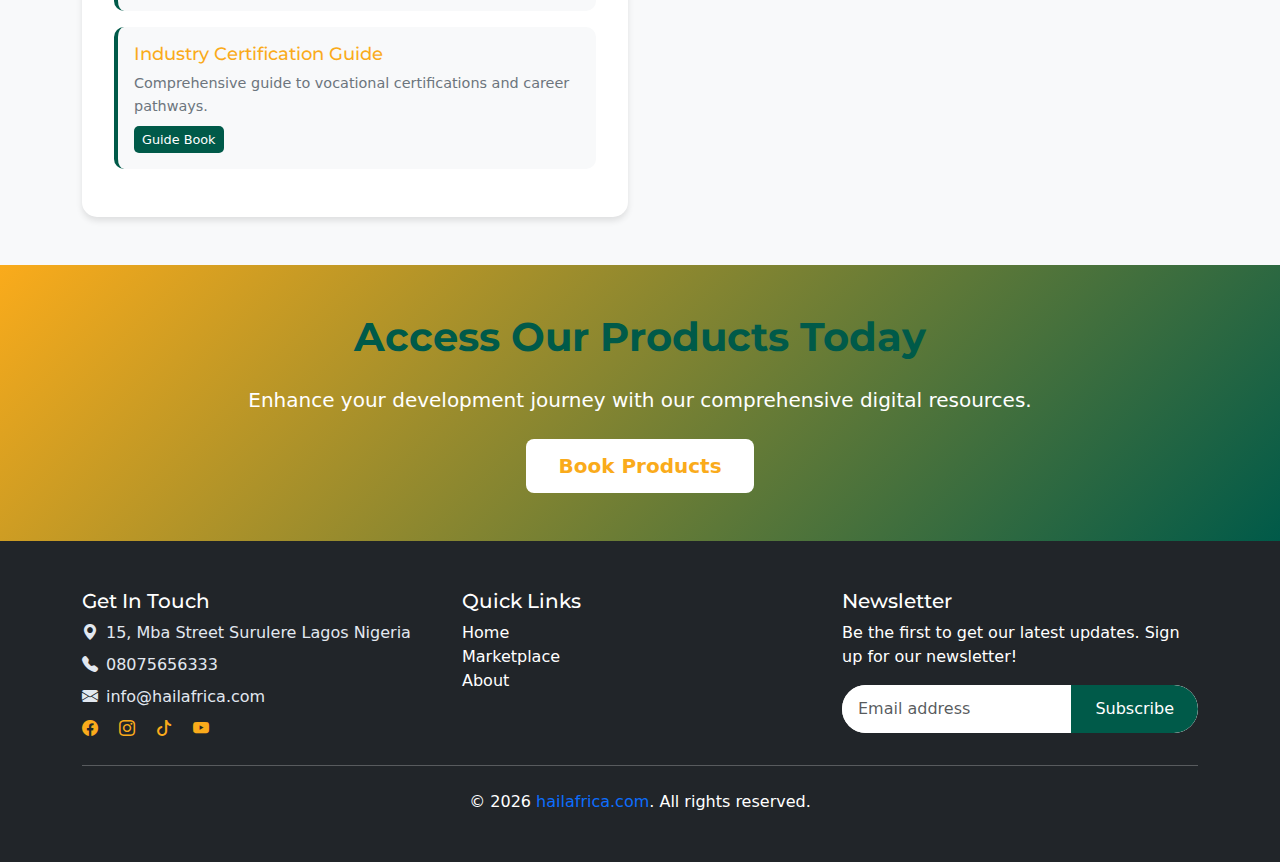
<file: products.html>
<!DOCTYPE html>
<html lang="en">
<head>
    <meta charset="UTF-8">
    <meta name="viewport" content="width=device-width, initial-scale=1.0">
    <title>Products - HAIL Africa - Empowering African Leaders</title>
    <meta name="description" content="Explore HAIL AFRICA's digital products including training materials, resources, and tools for leadership development and skill acquisition.">
    <meta name="keywords" content="HAIL AFRICA products, African leadership resources, training materials, digital tools, skill development products">
    <meta name="author" content="HAIL AFRICA">
    <meta property="og:title" content="Products - HAIL AFRICA">
    <meta property="og:description" content="Access our comprehensive collection of digital products and resources designed to support your development journey.">
    <meta property="og:image" content="invest.jpg">
    <meta property="og:url" content="https://hailafrica.com/products">
    <meta name="twitter:card" content="summary_large_image">
    <link rel="canonical" href="https://hailafrica.com/products">
    <link rel="stylesheet" href="index.css">
    <link rel="stylesheet" href="products.css">
    <link rel="shortcut icon" href="logo.png" type="image/x-icon">
    <link href="https://cdn.jsdelivr.net/npm/bootstrap@5.3.3/dist/css/bootstrap.min.css" rel="stylesheet" integrity="sha384-QWTKZyjpPEjISv5WaRU9OFeRpok6YctnYmDr5pNlyT2bRjXh0JMhjY6hW+ALEwIH" crossorigin="anonymous">
    <link rel="stylesheet" href="https://cdn.jsdelivr.net/npm/bootstrap-icons@1.11.3/font/bootstrap-icons.min.css">
    <link rel="preconnect" href="https://fonts.googleapis.com">
    <link rel="preconnect" href="https://fonts.gstatic.com" crossorigin>
    <link href="https://fonts.googleapis.com/css2?family=Inter:wght@300;400;500;600;700&family=Montserrat:wght@300;400;500;600;700&display=swap" rel="stylesheet">
</head>
<body>
    <!-- Skip to main content link for accessibility -->
    <a href="#main-content" class="skip-link">Skip to main content</a>

    <!-- Navigation -->
    <nav class="navbar navbar-expand-lg navbar-dark bg-dark fixed-top" role="navigation" aria-label="Main navigation">
        <div class="container">
            <a class="navbar-brand d-flex align-items-center" href="index.html" aria-label="HAIL AFRICA Home">
                <img src="logo.png" alt="HAIL AFRICA Logo" height="40" class="me-2">
                <span class="fw-bold">HAIL Africa</span>
            </a>
            <button class="navbar-toggler" type="button" data-bs-toggle="collapse" data-bs-target="#navbarNav" aria-controls="navbarNav" aria-expanded="false" aria-label="Toggle navigation menu">
                <span class="navbar-toggler-icon"></span>
            </button>
            <div class="collapse navbar-collapse" id="navbarNav">
                <ul class="navbar-nav ms-auto">
                    <li class="nav-item"><a class="nav-link" href="index.html">Home</a></li>
                    <li class="nav-item dropdown">
                        <a class="nav-link dropdown-toggle" href="#" data-bs-toggle="dropdown" aria-expanded="false" aria-haspopup="true">Market Place</a>
                        <ul class="dropdown-menu" aria-labelledby="marketplaceDropdown">
                            <li><a class="dropdown-item" href="services.html">Services</a></li>
                            <li><a class="dropdown-item active" href="products.html" aria-current="page">Products</a></li>
                        </ul>
                    </li>
                    <li class="nav-item dropdown">
                        <a class="nav-link dropdown-toggle" href="#" data-bs-toggle="dropdown" aria-expanded="false" aria-haspopup="true">Get Involved</a>
                        <ul class="dropdown-menu" aria-labelledby="getInvolvedDropdown">
                            <li><a class="dropdown-item" href="donate.html">Donate</a></li>
                            <li><a class="dropdown-item" href="volunteer.html">Volunteer</a></li>
                            <li><a class="dropdown-item" href="partner.html">Partner</a></li>
                        </ul>
                    </li>
                    <li class="nav-item"><a class="nav-link" href="about.html">About Us</a></li>
                </ul>
            </div>
        </div>
    </nav>

    <!-- Hero Section -->
    <section class="hero-section">
        <div class="hero-overlay">
            <div class="container">
                <div class="row align-items-center min-vh-100">
                    <div class="col-lg-8">
                        <h1 class="hero-title">OUR PRODUCTS</h1>
                        <p class="hero-subtitle">Digital resources and tools to accelerate your development journey.</p>
                    </div>
                </div>
            </div>
        </div>
    </section>

    <main id="main-content">
        <!-- Products Overview -->
        <section class="py-5">
            <div class="container">
                <div class="row justify-content-center">
                    <div class="col-lg-10">
                        <div class="card border-0 shadow-sm">
                            <div class="card-body p-5">
                                <h2 class="section-title text-center mb-4">Digital Products & Resources</h2>
                                <p class="lead text-center mb-4">
                                    Access our comprehensive collection of digital products designed to support leadership development, skill acquisition, and entrepreneurial growth.
                                </p>
                                <p class="text-muted">
                                    From e-books and online courses to assessment tools and mentorship platforms, our products provide practical resources for individuals and organizations committed to positive change in Africa.
                                </p>
                            </div>
                        </div>
                    </div>
                </div>
            </div>
        </section>

        <!-- Product Categories -->
        <section class="products-section py-5 bg-light">
            <div class="container">
                <div class="text-center mb-5">
                    <h2 class="section-title">Product Categories</h2>
                    <p class="section-subtitle">Explore our range of digital products</p>
                </div>
                <div class="row g-4">
                    <div class="col-lg-6">
                        <div class="product-category-card">
                            <div class="product-icon">
                                <i class="bi bi-lightbulb-fill"></i>
                            </div>
                            <h3>Incubation Resources</h3>
                            <p>Comprehensive guides, templates, and tools for entrepreneurs starting their journey. Includes business plan templates, financial planning worksheets, and market research guides.</p>
                            <div class="product-list">
                                <div class="product-item">
                                    <h5>Business Planning Toolkit</h5>
                                    <p>Complete set of templates and guides for creating professional business plans.</p>
                                    <span class="product-type">Digital Download</span>
                                </div>
                                <div class="product-item">
                                    <h5>Entrepreneurship E-Book</h5>
                                    <p>Comprehensive guide covering all aspects of starting and running a successful business.</p>
                                    <span class="product-type">E-Book</span>
                                </div>
                            </div>
                        </div>
                    </div>
                    <div class="col-lg-6">
                        <div class="product-category-card">
                            <div class="product-icon">
                                <i class="bi bi-people-fill"></i>
                            </div>
                            <h3>Training Materials</h3>
                            <p>Professional training materials for leadership development and skill building. Includes presentation decks, worksheets, and assessment tools.</p>
                            <div class="product-list">
                                <div class="product-item">
                                    <h5>Leadership Development Course</h5>
                                    <p>Online course modules covering essential leadership skills and competencies.</p>
                                    <span class="product-type">Online Course</span>
                                </div>
                                <div class="product-item">
                                    <h5>Communication Skills Toolkit</h5>
                                    <p>Resources and exercises for improving communication and presentation skills.</p>
                                    <span class="product-type">Digital Resource</span>
                                </div>
                            </div>
                        </div>
                    </div>
                    <div class="col-lg-6">
                        <div class="product-category-card">
                            <div class="product-icon">
                                <i class="bi bi-briefcase-fill"></i>
                            </div>
                            <h3>Consultancy Tools</h3>
                            <p>Professional tools and frameworks for organizational development and strategic planning. Assessment templates and implementation guides.</p>
                            <div class="product-list">
                                <div class="product-item">
                                    <h5>Organizational Assessment Kit</h5>
                                    <p>Comprehensive tools for evaluating organizational capacity and development needs.</p>
                                    <span class="product-type">Assessment Tool</span>
                                </div>
                                <div class="product-item">
                                    <h5>Strategic Planning Framework</h5>
                                    <p>Step-by-step framework and templates for developing strategic plans.</p>
                                    <span class="product-type">Framework Template</span>
                                </div>
                            </div>
                        </div>
                    </div>
                    <div class="col-lg-6">
                        <div class="product-category-card">
                            <div class="product-icon">
                                <i class="bi bi-laptop-fill"></i>
                            </div>
                            <h3>Digital/Tech Resources</h3>
                            <p>Cutting-edge digital resources including coding tutorials, digital marketing guides, and technology implementation tools.</p>
                            <div class="product-list">
                                <div class="product-item">
                                    <h5>Digital Marketing Mastery</h5>
                                    <p>Complete guide to digital marketing strategies and implementation.</p>
                                    <span class="product-type">E-Book + Templates</span>
                                </div>
                                <div class="product-item">
                                    <h5>Tech Skills Assessment</h5>
                                    <p>Self-assessment tools for evaluating digital literacy and technical skills.</p>
                                    <span class="product-type">Assessment Tool</span>
                                </div>
                            </div>
                        </div>
                    </div>
                    <div class="col-lg-6">
                        <div class="product-category-card">
                            <div class="product-icon">
                                <i class="bi bi-tools"></i>
                            </div>
                            <h3>Vocational Resources</h3>
                            <p>Practical resources for vocational training including skill assessment tools, certification guides, and industry-specific materials.</p>
                            <div class="product-list">
                                <div class="product-item">
                                    <h5>Skills Assessment Platform</h5>
                                    <p>Online platform for assessing vocational skills and competencies.</p>
                                    <span class="product-type">Online Platform</span>
                                </div>
                                <div class="product-item">
                                    <h5>Industry Certification Guide</h5>
                                    <p>Comprehensive guide to vocational certifications and career pathways.</p>
                                    <span class="product-type">Guide Book</span>
                                </div>
                            </div>
                        </div>
                    </div>
                </div>
            </div>
        </section>

        <!-- Call to Action -->
        <section class="cta-section py-5 bg-primary text-white">
            <div class="container text-center">
                <h2 class="section-title mb-4">Access Our Products Today</h2>
                <p class="lead mb-4">Enhance your development journey with our comprehensive digital resources.</p>
                <a href="booking.html" class="btn btn-light btn-lg">Book Products</a>
            </div>
        </section>
    </main>

    <!-- Footer -->
    <footer class="footer bg-dark text-white py-5">
        <div class="container">
            <div class="row g-4">
                <div class="col-lg-4">
                    <h5>Get In Touch</h5>
                    <div class="contact-info">
                        <p><i class="bi bi-geo-alt-fill me-2"></i>15, Mba Street Surulere Lagos Nigeria</p>
                        <p><i class="bi bi-telephone-fill me-2"></i>08075656333</p>
                        <p><i class="bi bi-envelope-fill me-2"></i>info@hailafrica.com</p>
                    </div>
                    <div class="social-links">
                        <a href="https://web.facebook.com/profile.php?id=61555612273447" class="text-white me-3"><i class="bi bi-facebook"></i></a>
                        <a href="https://www.instagram.com/hail_africa/" class="text-white me-3"><i class="bi bi-instagram"></i></a>
                        <a href="https://www.tiktok.com/@hail.africa" class="text-white me-3"><i class="bi bi-tiktok"></i></a>
                        <a href="https://www.youtube.com/@HAILAFRICA-zm6xv" class="text-white"><i class="bi bi-youtube"></i></a>
                    </div>
                </div>
                <div class="col-lg-4">
                    <h5>Quick Links</h5>
                    <ul class="list-unstyled">
                        <li><a href="index.html" class="text-white text-decoration-none">Home</a></li>
                        <li><a href="marketplace.html" class="text-white text-decoration-none">Marketplace</a></li>
                        <li><a href="about.html" class="text-white text-decoration-none">About</a></li>
                    </ul>
                </div>
                <div class="col-lg-4">
                    <h5>Newsletter</h5>
                    <p>Be the first to get our latest updates. Sign up for our newsletter!</p>
                    <form action="https://usebasin.com/f/ce4c1314e33a" method="POST" class="newsletter-form">
                        <div class="input-group">
                            <input type="email" name="email" class="form-control" placeholder="Email address" required>
                            <button class="btn btn-primary" type="submit">Subscribe</button>
                        </div>
                    </form>
                </div>
            </div>
            <hr class="my-4">
            <div class="text-center">
                <p class="mb-0">&copy; 2024 <span class="text-primary">hailafrica.com</span>. All rights reserved.</p>
            </div>
        </div>
    </footer>

    <!-- Back to Top Button -->
    <button id="backToTop" class="btn btn-primary back-to-top" aria-label="Back to top">
        <i class="bi bi-arrow-up" aria-hidden="true"></i>
    </button>

    <script src="https://cdn.jsdelivr.net/npm/bootstrap@5.3.3/dist/js/bootstrap.bundle.min.js" integrity="sha384-YvpcrYf0tY3lHB60NNkmXc5s9fDVZLESaAA55NDzOxhy9GkcIdslK1eN7N6jIeHz" crossorigin="anonymous"></script>
    <script src="script.js"></script>
</body>

</html>
</file>
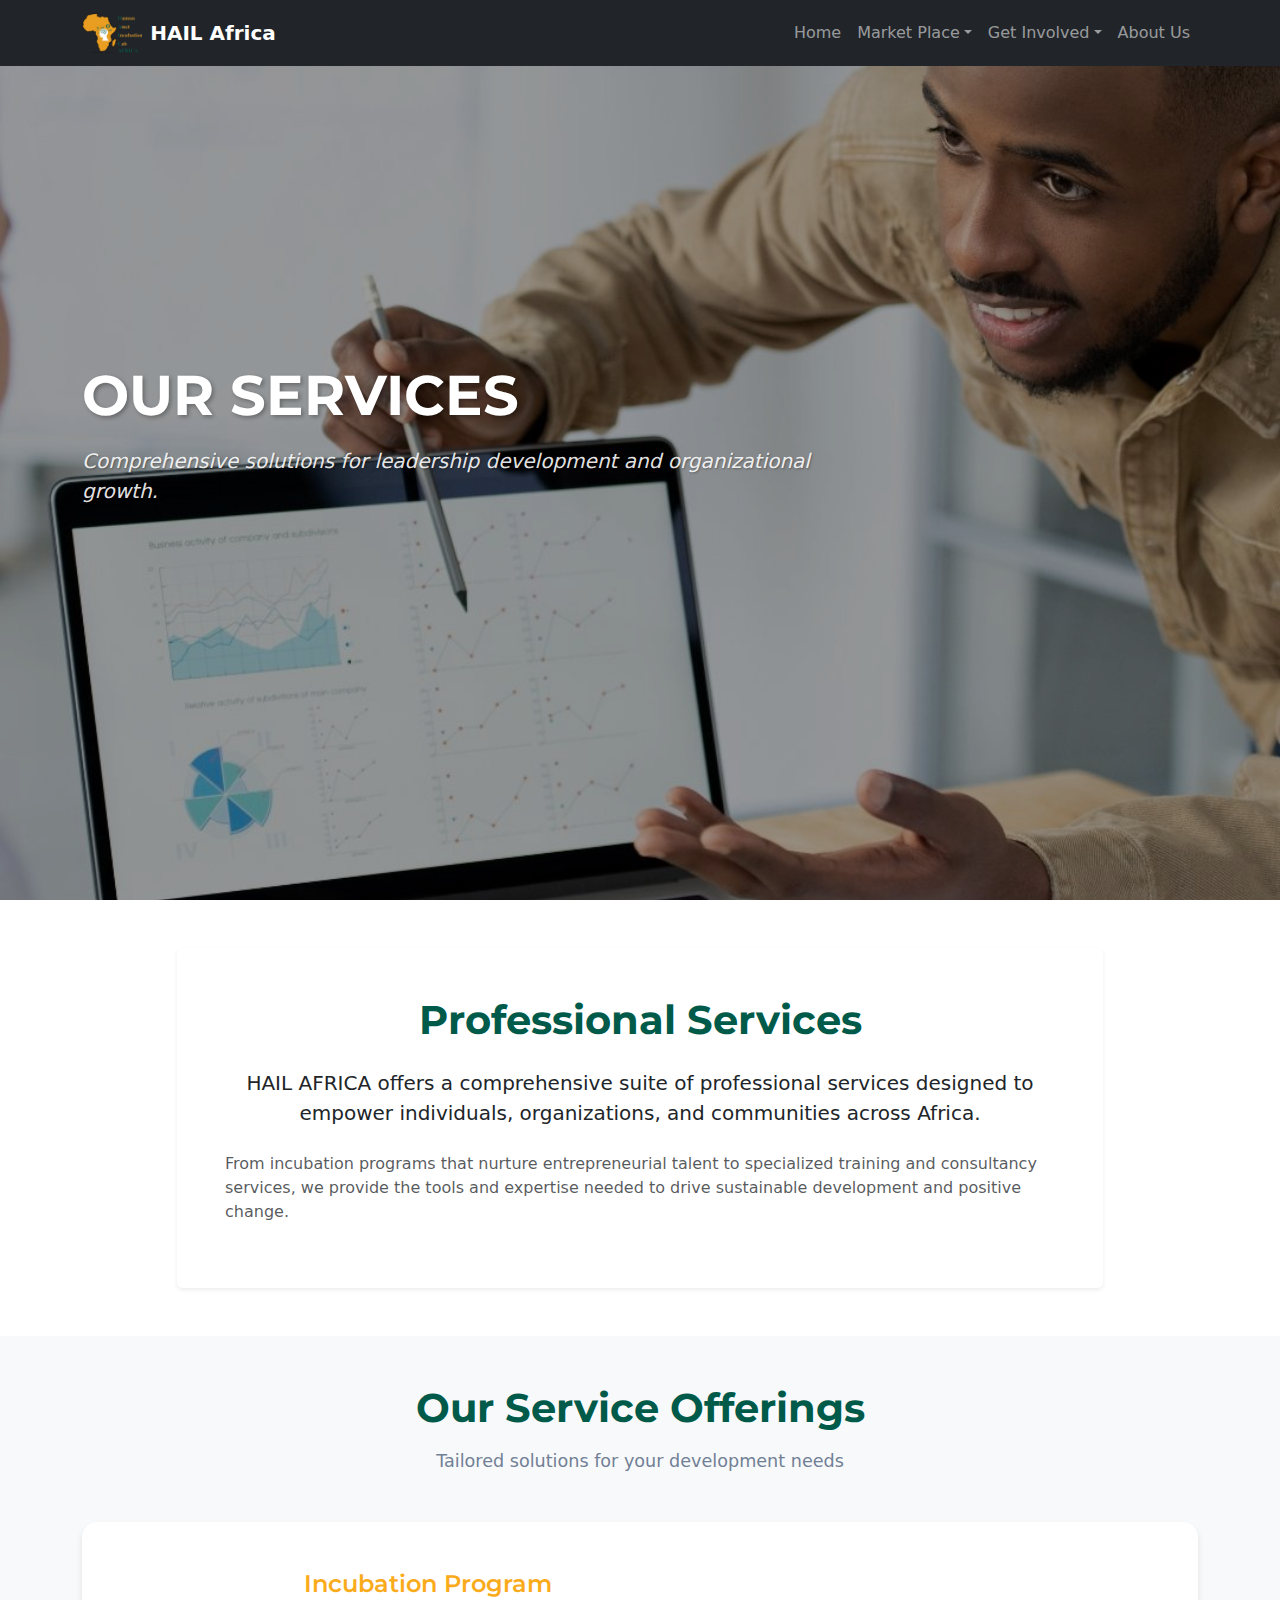
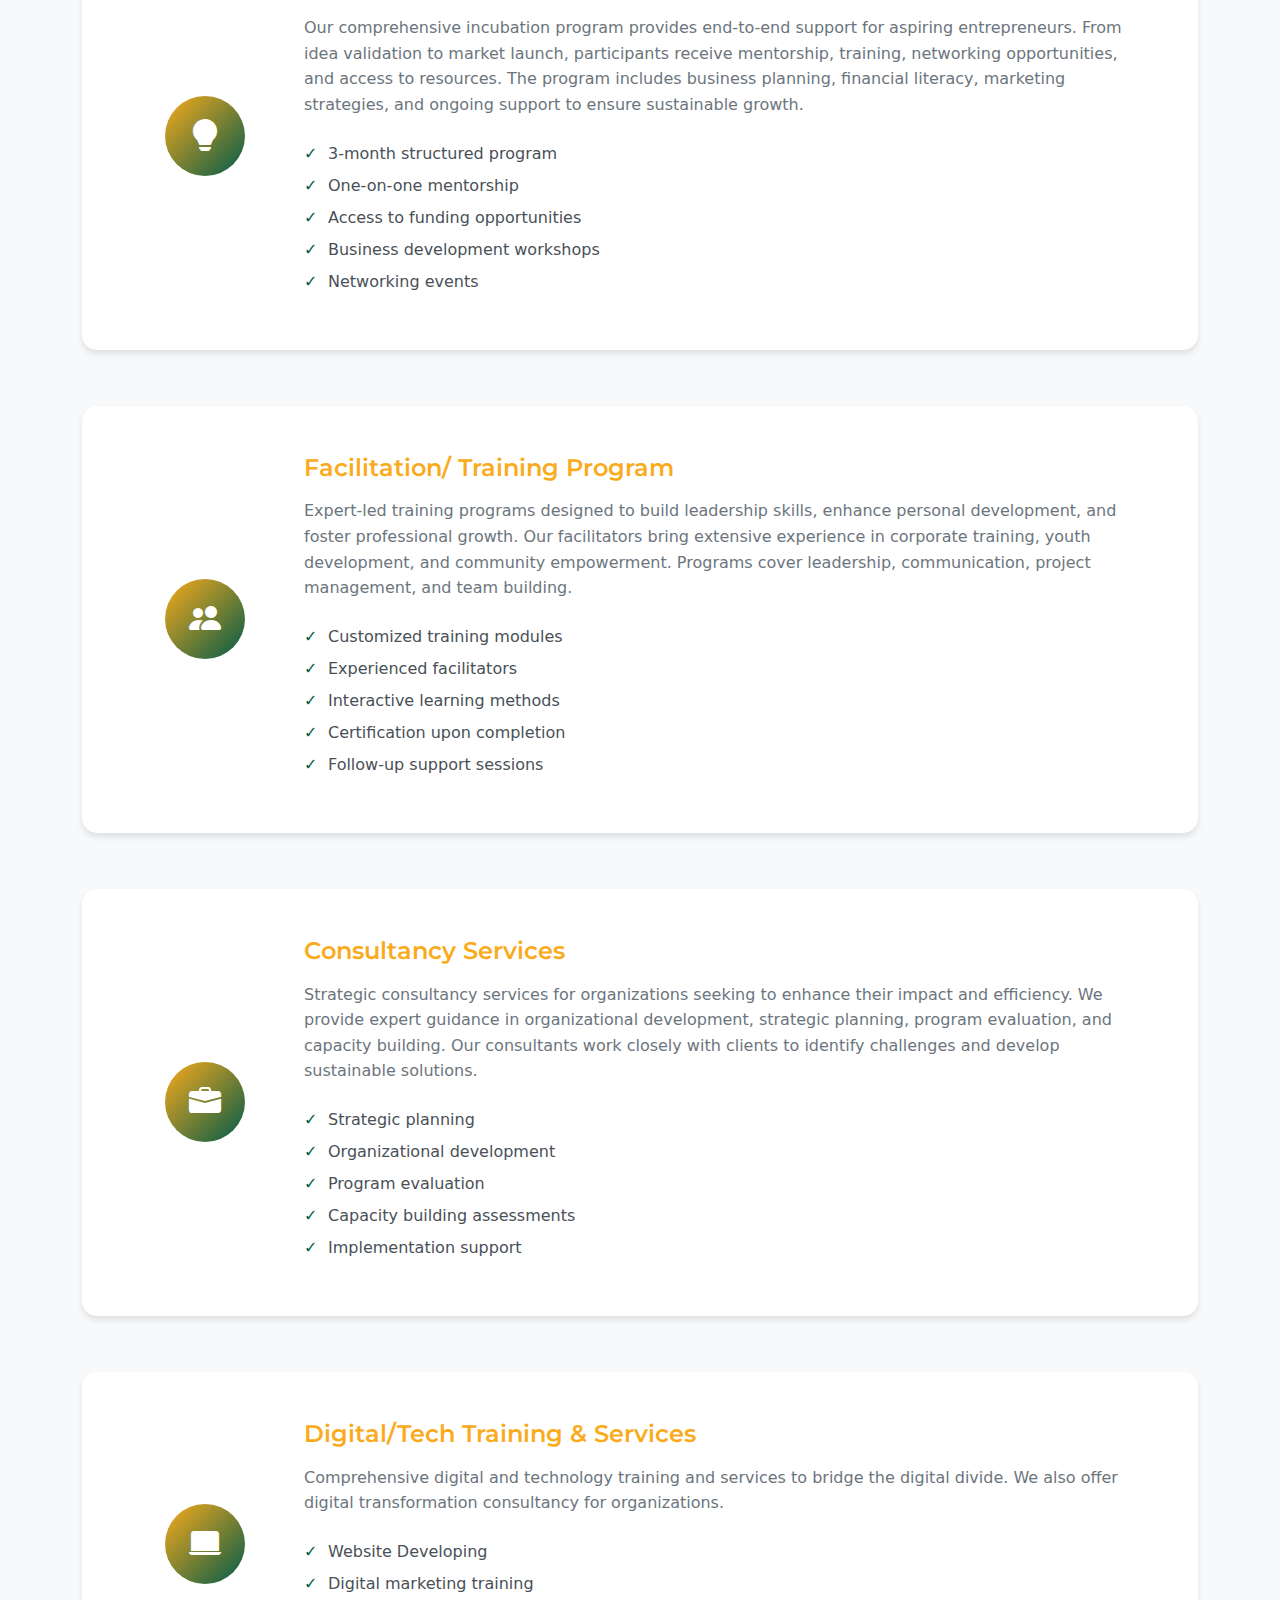
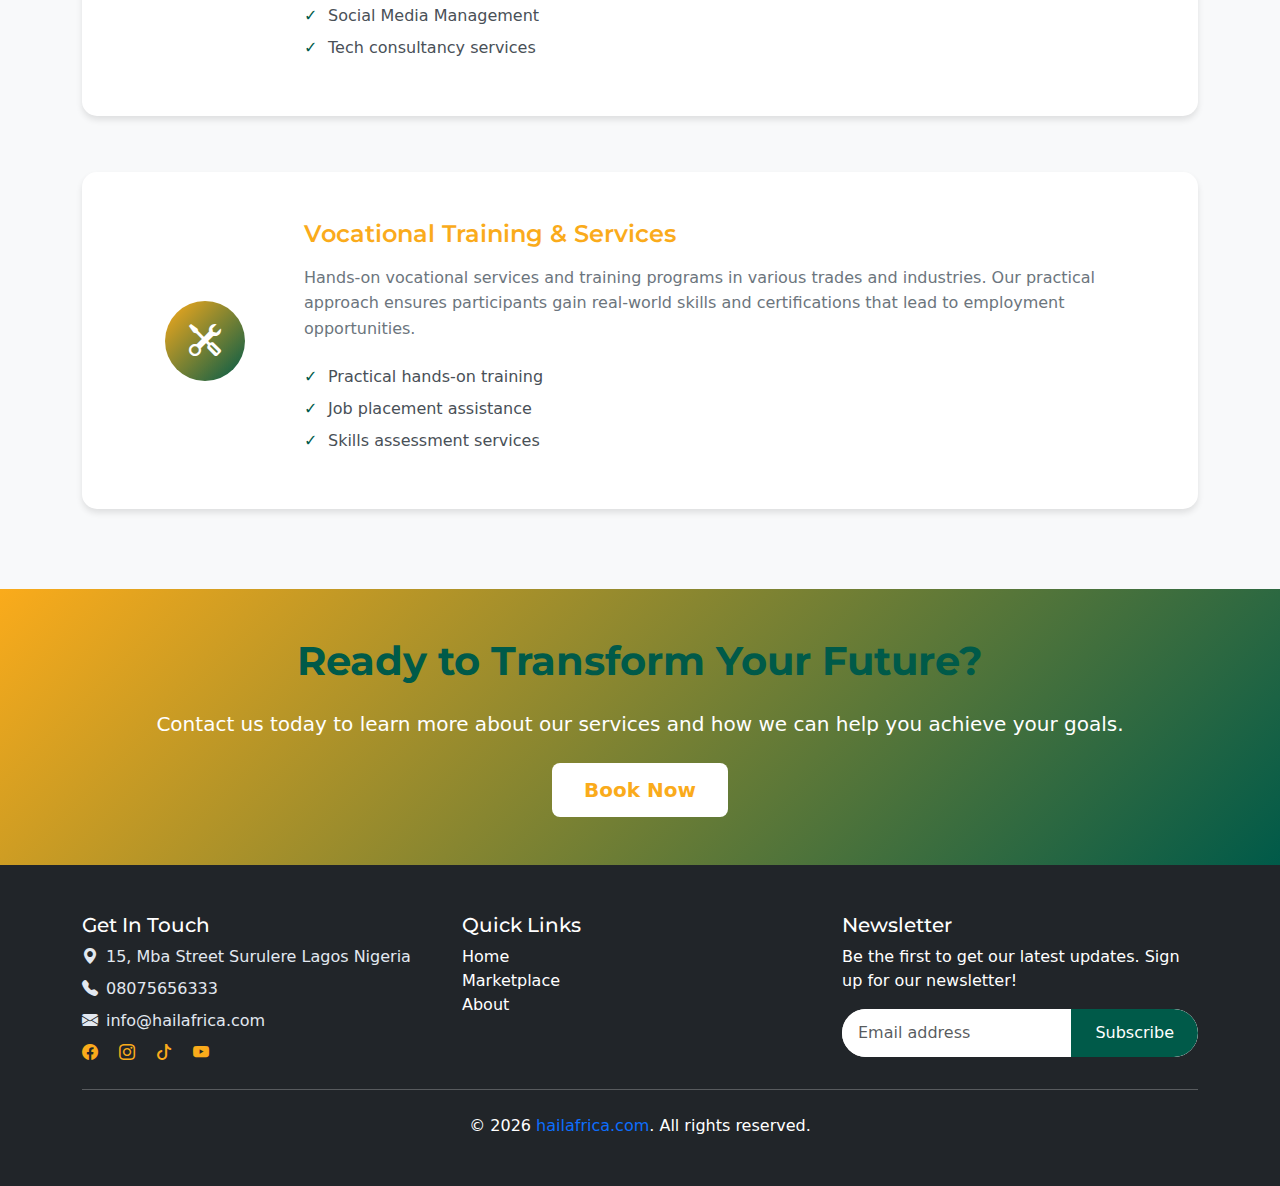
<file: services.html>
<!DOCTYPE html>
<html lang="en">
<head>
    <meta charset="UTF-8">
    <meta name="viewport" content="width=device-width, initial-scale=1.0">
    <title>Services - HAIL Africa - Empowering African Leaders</title>
    <meta name="description" content="Explore HAIL AFRICA's comprehensive services including incubation programs, training, consultancy, digital/tech solutions, and vocational training.">
    <meta name="keywords" content="HAIL AFRICA services, African leadership training, incubation, consultancy, digital training, vocational skills">
    <meta name="author" content="HAIL AFRICA">
    <meta property="og:title" content="Services - HAIL AFRICA">
    <meta property="og:description" content="Professional services designed to empower African youth and organizations through comprehensive development programs.">
    <meta property="og:image" content="skill.jpg">
    <meta property="og:url" content="https://hailafrica.com/services">
    <meta name="twitter:card" content="summary_large_image">
    <link rel="canonical" href="https://hailafrica.com/services">
    <link rel="stylesheet" href="index.css">
    <link rel="stylesheet" href="services.css">
    <link rel="shortcut icon" href="logo.png" type="image/x-icon">
    <link href="https://cdn.jsdelivr.net/npm/bootstrap@5.3.3/dist/css/bootstrap.min.css" rel="stylesheet" integrity="sha384-QWTKZyjpPEjISv5WaRU9OFeRpok6YctnYmDr5pNlyT2bRjXh0JMhjY6hW+ALEwIH" crossorigin="anonymous">
    <link rel="stylesheet" href="https://cdn.jsdelivr.net/npm/bootstrap-icons@1.11.3/font/bootstrap-icons.min.css">
    <link rel="preconnect" href="https://fonts.googleapis.com">
    <link rel="preconnect" href="https://fonts.gstatic.com" crossorigin>
    <link href="https://fonts.googleapis.com/css2?family=Inter:wght@300;400;500;600;700&family=Montserrat:wght@300;400;500;600;700&display=swap" rel="stylesheet">
</head>
<body>
    <!-- Skip to main content link for accessibility -->
    <a href="#main-content" class="skip-link">Skip to main content</a>

    <!-- Navigation -->
    <nav class="navbar navbar-expand-lg navbar-dark bg-dark fixed-top" role="navigation" aria-label="Main navigation">
        <div class="container">
            <a class="navbar-brand d-flex align-items-center" href="index.html" aria-label="HAIL AFRICA Home">
                <img src="logo.png" alt="HAIL AFRICA Logo" height="40" class="me-2">
                <span class="fw-bold">HAIL Africa</span>
            </a>
            <button class="navbar-toggler" type="button" data-bs-toggle="collapse" data-bs-target="#navbarNav" aria-controls="navbarNav" aria-expanded="false" aria-label="Toggle navigation menu">
                <span class="navbar-toggler-icon"></span>
            </button>
            <div class="collapse navbar-collapse" id="navbarNav">
                <ul class="navbar-nav ms-auto">
                    <li class="nav-item"><a class="nav-link" href="index.html">Home</a></li>
                    <li class="nav-item dropdown">
                        <a class="nav-link dropdown-toggle" href="#" data-bs-toggle="dropdown" aria-expanded="false" aria-haspopup="true">Market Place</a>
                        <ul class="dropdown-menu" aria-labelledby="marketplaceDropdown">
                            <li><a class="dropdown-item active" href="services.html" aria-current="page">Services</a></li>
                            <li><a class="dropdown-item" href="products.html">Products</a></li>
                        </ul>
                    </li>
                    <li class="nav-item dropdown">
                        <a class="nav-link dropdown-toggle" href="#" data-bs-toggle="dropdown" aria-expanded="false" aria-haspopup="true">Get Involved</a>
                        <ul class="dropdown-menu" aria-labelledby="getInvolvedDropdown">
                            <li><a class="dropdown-item" href="donate.html">Donate</a></li>
                            <li><a class="dropdown-item" href="volunteer.html">Volunteer</a></li>
                            <li><a class="dropdown-item" href="partner.html">Partner</a></li>
                        </ul>
                    </li>
                    <li class="nav-item"><a class="nav-link" href="about.html">About Us</a></li>
                </ul>
            </div>
        </div>
    </nav>

    <!-- Hero Section -->
    <section class="hero-section">
        <div class="hero-overlay">
            <div class="container">
                <div class="row align-items-center min-vh-100">
                    <div class="col-lg-8">
                        <h1 class="hero-title">OUR SERVICES</h1>
                        <p class="hero-subtitle">Comprehensive solutions for leadership development and organizational growth.</p>
                    </div>
                </div>
            </div>
        </div>
    </section>

    <main id="main-content">
        <!-- Services Overview -->
        <section class="py-5">
            <div class="container">
                <div class="row justify-content-center">
                    <div class="col-lg-10">
                        <div class="card border-0 shadow-sm">
                            <div class="card-body p-5">
                                <h2 class="section-title text-center mb-4">Professional Services</h2>
                                <p class="lead text-center mb-4">
                                    HAIL AFRICA offers a comprehensive suite of professional services designed to empower individuals, organizations, and communities across Africa.
                                </p>
                                <p class="text-muted">
                                    From incubation programs that nurture entrepreneurial talent to specialized training and consultancy services, we provide the tools and expertise needed to drive sustainable development and positive change.
                                </p>
                            </div>
                        </div>
                    </div>
                </div>
            </div>
        </section>

        <!-- Detailed Services -->
        <section class="services-section py-5 bg-light">
            <div class="container">
                <div class="text-center mb-5">
                    <h2 class="section-title">Our Service Offerings</h2>
                    <p class="section-subtitle">Tailored solutions for your development needs</p>
                </div>
                <div class="row g-4">
                    <div class="col-lg-12">
                        <div class="service-detail-card">
                            <div class="row align-items-center">
                                <div class="col-lg-2">
                                    <div class="service-icon">
                                        <i class="bi bi-lightbulb-fill"></i>
                                    </div>
                                </div>
                                <div class="col-lg-10">
                                    <h3>Incubation Program</h3>
                                    <p>Our comprehensive incubation program provides end-to-end support for aspiring entrepreneurs. From idea validation to market launch, participants receive mentorship, training, networking opportunities, and access to resources. The program includes business planning, financial literacy, marketing strategies, and ongoing support to ensure sustainable growth.</p>
                                    <ul class="service-features">
                                        <li>3-month structured program</li>
                                        <li>One-on-one mentorship</li>
                                        <li>Access to funding opportunities</li>
                                        <li>Business development workshops</li>
                                        <li>Networking events</li>
                                    </ul>
                                </div>
                            </div>
                        </div>
                    </div>
                    <div class="col-lg-12">
                        <div class="service-detail-card">
                            <div class="row align-items-center">
                                <div class="col-lg-2">
                                    <div class="service-icon">
                                        <i class="bi bi-people-fill"></i>
                                    </div>
                                </div>
                                <div class="col-lg-10">
                                    <h3>Facilitation/ Training Program</h3>
                                    <p>Expert-led training programs designed to build leadership skills, enhance personal development, and foster professional growth. Our facilitators bring extensive experience in corporate training, youth development, and community empowerment. Programs cover leadership, communication, project management, and team building.</p>
                                    <ul class="service-features">
                                        <li>Customized training modules</li>
                                        <li>Experienced facilitators</li>
                                        <li>Interactive learning methods</li>
                                        <li>Certification upon completion</li>
                                        <li>Follow-up support sessions</li>
                                    </ul>
                                </div>
                            </div>
                        </div>
                    </div>
                    <div class="col-lg-12">
                        <div class="service-detail-card">
                            <div class="row align-items-center">
                                <div class="col-lg-2">
                                    <div class="service-icon">
                                        <i class="bi bi-briefcase-fill"></i>
                                    </div>
                                </div>
                                <div class="col-lg-10">
                                    <h3>Consultancy Services</h3>
                                    <p>Strategic consultancy services for organizations seeking to enhance their impact and efficiency. We provide expert guidance in organizational development, strategic planning, program evaluation, and capacity building. Our consultants work closely with clients to identify challenges and develop sustainable solutions.</p>
                                    <ul class="service-features">
                                        <li>Strategic planning</li>
                                        <li>Organizational development</li>
                                        <li>Program evaluation</li>
                                        <li>Capacity building assessments</li>
                                        <li>Implementation support</li>
                                    </ul>
                                </div>
                            </div>
                        </div>
                    </div>
                    <div class="col-lg-12">
                        <div class="service-detail-card">
                            <div class="row align-items-center">
                                <div class="col-lg-2">
                                    <div class="service-icon">
                                        <i class="bi bi-laptop-fill"></i>
                                    </div>
                                </div>
                                <div class="col-lg-10">
                                    <h3>Digital/Tech Training & Services</h3>
                                    <p>Comprehensive digital and technology training and services to bridge the digital divide.  We also offer digital transformation consultancy for organizations.</p>
                                    <ul class="service-features">
                                        <li>Website Developing</li>
                                        <li>Digital marketing training</li>
                                        <li>Social Media Management</li>
                                        <li>Tech consultancy services</li>
                                    </ul>
                                </div>
                            </div>
                        </div>
                    </div>
                    <div class="col-lg-12">
                        <div class="service-detail-card">
                            <div class="row align-items-center">
                                <div class="col-lg-2">
                                    <div class="service-icon">
                                        <i class="bi bi-tools"></i>
                                    </div>
                                </div>
                                <div class="col-lg-10">
                                    <h3>Vocational Training & Services</h3>
                                    <p>Hands-on vocational services and training programs in various trades and industries. Our practical approach ensures participants gain real-world skills and certifications that lead to employment opportunities.</p>
                                    <ul class="service-features">
                                        <li>Practical hands-on training</li>
                                        <li>Job placement assistance</li>
                                        <li>Skills assessment services</li>
                                    </ul>
                                </div>
                            </div>
                        </div>
                    </div>
                </div>
            </div>
        </section>

        <!-- Call to Action -->
        <section class="cta-section py-5 bg-primary text-white">
            <div class="container text-center">
                <h2 class="section-title mb-4">Ready to Transform Your Future?</h2>
                <p class="lead mb-4">Contact us today to learn more about our services and how we can help you achieve your goals.</p>
                <a href="booking.html" class="btn btn-light btn-lg">Book Now</a>
            </div>
        </section>
    </main>

    <!-- Footer -->
    <footer class="footer bg-dark text-white py-5">
        <div class="container">
            <div class="row g-4">
                <div class="col-lg-4">
                    <h5>Get In Touch</h5>
                    <div class="contact-info">
                        <p><i class="bi bi-geo-alt-fill me-2"></i>15, Mba Street Surulere Lagos Nigeria</p>
                        <p><i class="bi bi-telephone-fill me-2"></i>08075656333</p>
                        <p><i class="bi bi-envelope-fill me-2"></i>info@hailafrica.com</p>
                    </div>
                    <div class="social-links">
                        <a href="https://web.facebook.com/profile.php?id=61555612273447" class="text-white me-3"><i class="bi bi-facebook"></i></a>
                        <a href="https://www.instagram.com/hail_africa/" class="text-white me-3"><i class="bi bi-instagram"></i></a>
                        <a href="https://www.tiktok.com/@hail.africa" class="text-white me-3"><i class="bi bi-tiktok"></i></a>
                        <a href="https://www.youtube.com/@HAILAFRICA-zm6xv" class="text-white"><i class="bi bi-youtube"></i></a>
                    </div>
                </div>
                <div class="col-lg-4">
                    <h5>Quick Links</h5>
                    <ul class="list-unstyled">
                        <li><a href="index.html" class="text-white text-decoration-none">Home</a></li>
                        <li><a href="marketplace.html" class="text-white text-decoration-none">Marketplace</a></li>
                        <li><a href="about.html" class="text-white text-decoration-none">About</a></li>
                    </ul>
                </div>
                <div class="col-lg-4">
                    <h5>Newsletter</h5>
                    <p>Be the first to get our latest updates. Sign up for our newsletter!</p>
                    <form action="https://usebasin.com/f/ce4c1314e33a" method="POST" class="newsletter-form">
                        <div class="input-group">
                            <input type="email" name="email" class="form-control" placeholder="Email address" required>
                            <button class="btn btn-primary" type="submit">Subscribe</button>
                        </div>
                    </form>
                </div>
            </div>
            <hr class="my-4">
            <div class="text-center">
                <p class="mb-0">&copy; 2024 <span class="text-primary">hailafrica.com</span>. All rights reserved.</p>
            </div>
        </div>
    </footer>

    <!-- Back to Top Button -->
    <button id="backToTop" class="btn btn-primary back-to-top" aria-label="Back to top">
        <i class="bi bi-arrow-up" aria-hidden="true"></i>
    </button>

    <script src="https://cdn.jsdelivr.net/npm/bootstrap@5.3.3/dist/js/bootstrap.bundle.min.js" integrity="sha384-YvpcrYf0tY3lHB60NNkmXc5s9fDVZLESaAA55NDzOxhy9GkcIdslK1eN7N6jIeHz" crossorigin="anonymous"></script>
    <script src="script.js"></script>
</body>
</html>
</file>
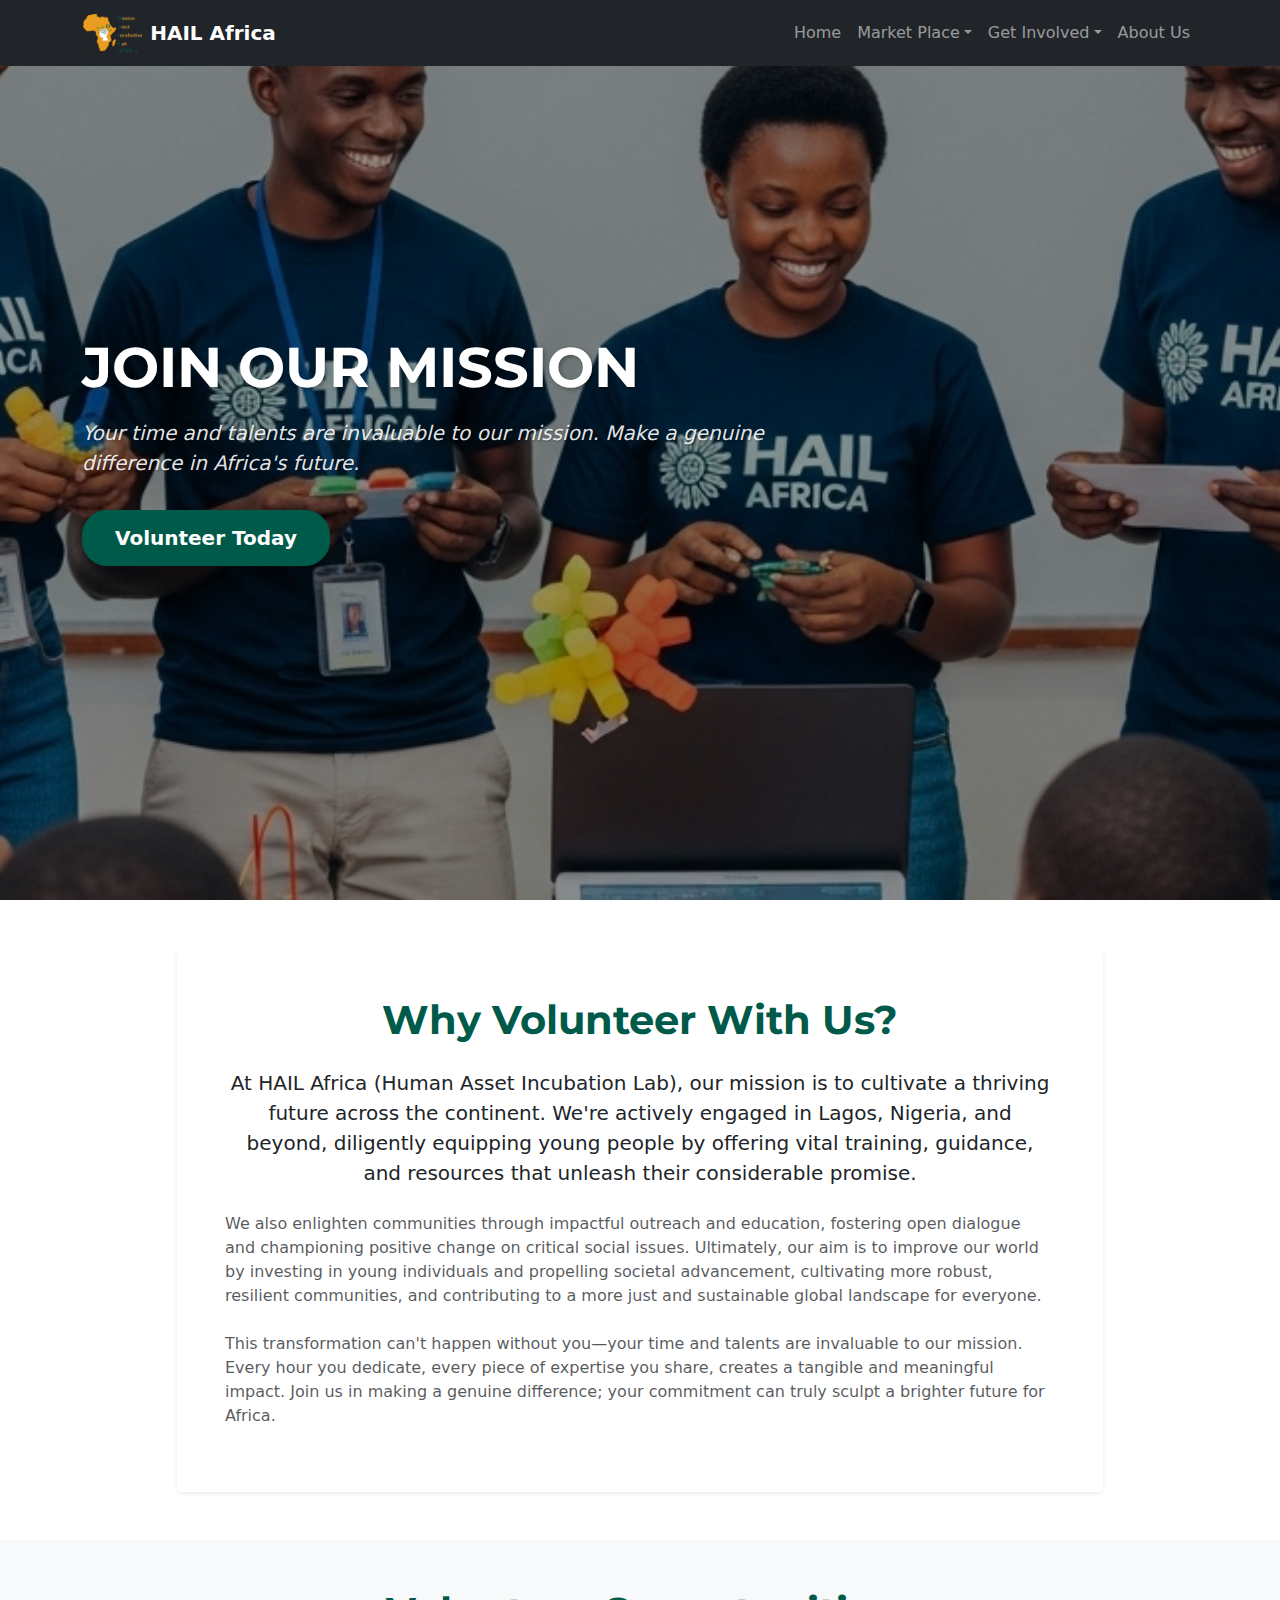
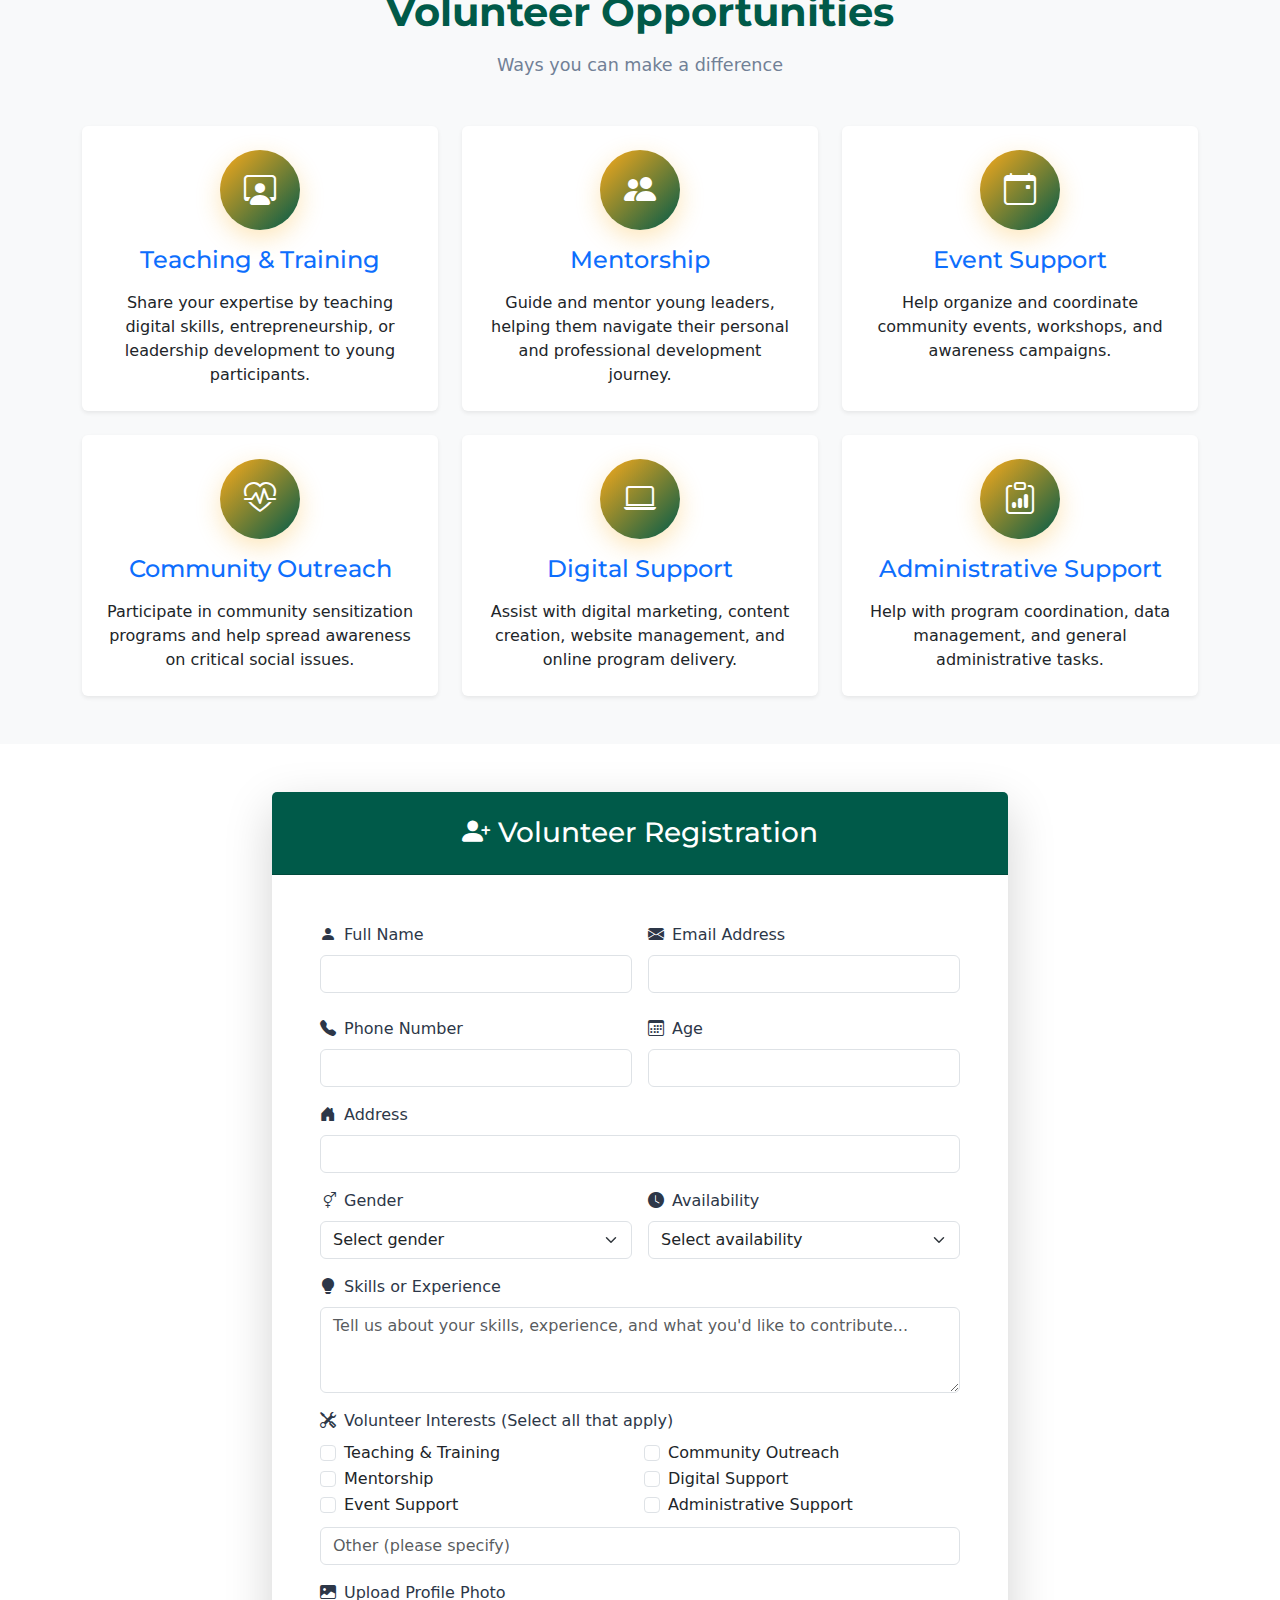
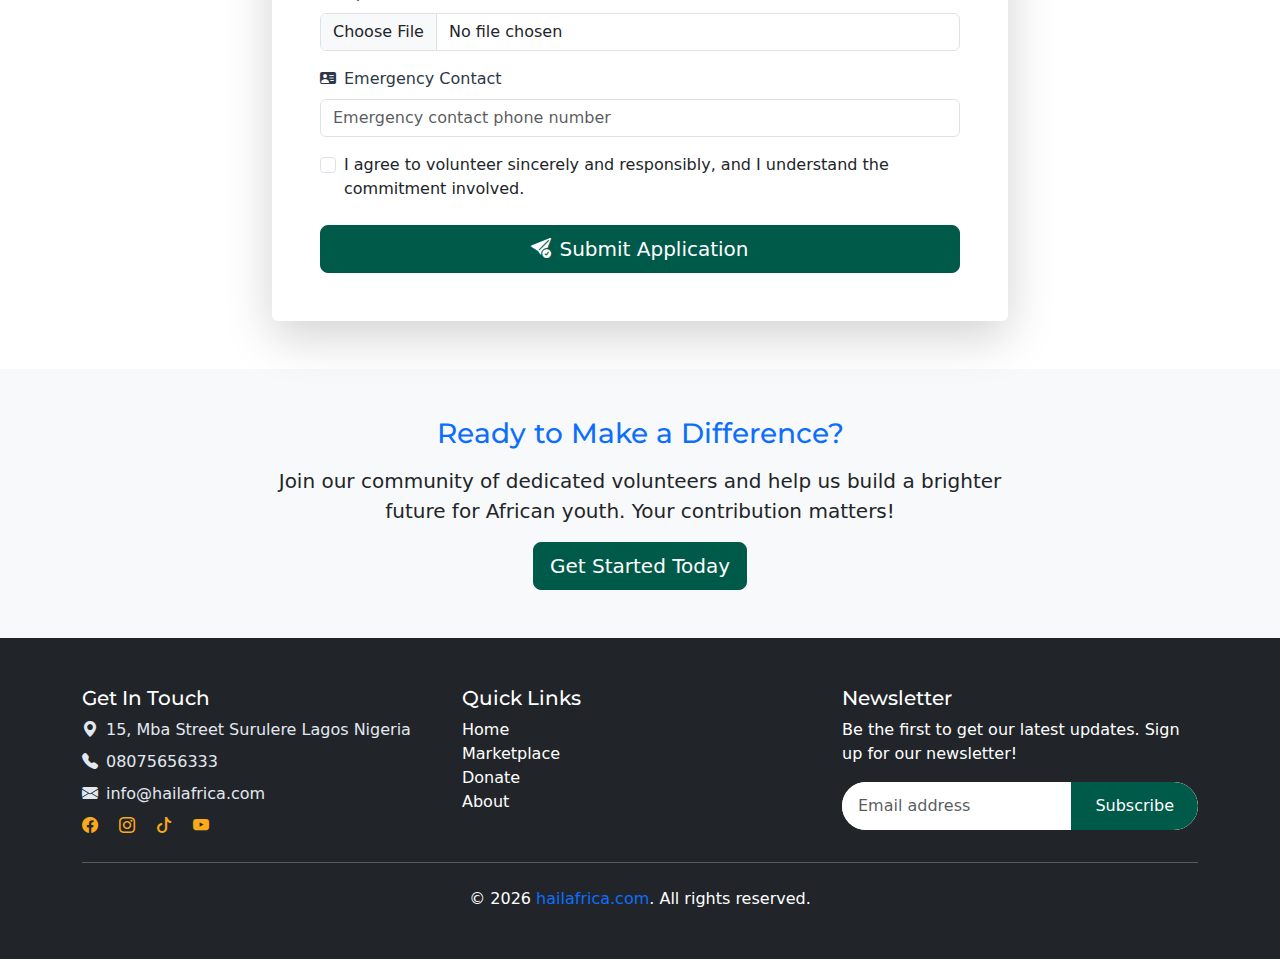
<file: volunteer.html>
<!DOCTYPE html>
<html lang="en">
<head>
    <meta charset="UTF-8">
    <meta name="viewport" content="width=device-width, initial-scale=1.0">
    <title>Volunteer - HAIL Africa - Join Our Mission</title>
    <meta name="description" content="Join HAIL AFRICA as a volunteer and help empower African youth through leadership development and community programs.">
    <meta name="keywords" content="volunteer HAIL AFRICA, African youth volunteer, community service, leadership development volunteer">
    <meta name="author" content="HAIL AFRICA">
    <meta property="og:title" content="Volunteer - HAIL AFRICA">
    <meta property="og:description" content="Make a difference by volunteering with HAIL AFRICA to empower the next generation of African leaders.">
    <meta property="og:image" content="volunteer_edited.jpg">
    <meta property="og:url" content="https://hailafrica.com/volunteer">
    <meta name="twitter:card" content="summary_large_image">
    <link rel="canonical" href="https://hailafrica.com/volunteer">
    <link rel="stylesheet" href="index.css">
    <link rel="stylesheet" href="volunteer.css">
    <link rel="shortcut icon" href="logo.png" type="image/x-icon">
    <link href="https://cdn.jsdelivr.net/npm/bootstrap@5.3.3/dist/css/bootstrap.min.css" rel="stylesheet" integrity="sha384-QWTKZyjpPEjISv5WaRU9OFeRpok6YctnYmDr5pNlyT2bRjXh0JMhjY6hW+ALEwIH" crossorigin="anonymous">
    <link rel="stylesheet" href="https://cdn.jsdelivr.net/npm/bootstrap-icons@1.11.3/font/bootstrap-icons.min.css">
    <link rel="preconnect" href="https://fonts.googleapis.com">
    <link rel="preconnect" href="https://fonts.gstatic.com" crossorigin>
    <link href="https://fonts.googleapis.com/css2?family=Inter:wght@300;400;500;600;700&family=Montserrat:wght@300;400;500;600;700&display=swap" rel="stylesheet">
</head>
<body>
    <!-- Skip to main content link for accessibility -->
    <a href="#main-content" class="skip-link">Skip to main content</a>

    <!-- Navigation -->
    <nav class="navbar navbar-expand-lg navbar-dark bg-dark fixed-top" role="navigation" aria-label="Main navigation">
        <div class="container">
            <a class="navbar-brand d-flex align-items-center" href="index.html" aria-label="HAIL AFRICA Home">
                <img src="logo.png" alt="HAIL AFRICA Logo" height="40" class="me-2">
                <span class="fw-bold">HAIL Africa</span>
            </a>
            <button class="navbar-toggler" type="button" data-bs-toggle="collapse" data-bs-target="#navbarNav" aria-controls="navbarNav" aria-expanded="false" aria-label="Toggle navigation menu">
                <span class="navbar-toggler-icon"></span>
            </button>
            <div class="collapse navbar-collapse" id="navbarNav">
                <ul class="navbar-nav ms-auto">
                    <li class="nav-item"><a class="nav-link" href="index.html">Home</a></li>
                    <li class="nav-item dropdown">
                        <a class="nav-link dropdown-toggle" href="#" data-bs-toggle="dropdown" aria-expanded="false" aria-haspopup="true">Market Place</a>
                        <ul class="dropdown-menu" aria-labelledby="marketplaceDropdown">
                            <li><a class="dropdown-item" href="marketplace.html">Overview</a></li>
                            <li><a class="dropdown-item" href="services.html">Services</a></li>
                            <li><a class="dropdown-item" href="products.html">Products</a></li>
                        </ul>
                    </li>
                    <li class="nav-item dropdown">
                        <a class="nav-link dropdown-toggle" href="#" data-bs-toggle="dropdown" aria-expanded="false" aria-haspopup="true">Get Involved</a>
                        <ul class="dropdown-menu" aria-labelledby="getInvolvedDropdown">
                            <li><a class="dropdown-item" href="donate.html">Donate</a></li>
                            <li><a class="dropdown-item active" href="volunteer.html" aria-current="page">Volunteer</a></li>
                            <li><a class="dropdown-item" href="partner.html">Partner</a></li>
                        </ul>
                    </li>
                    <li class="nav-item"><a class="nav-link" href="about.html">About Us</a></li>
                </ul>
            </div>
        </div>
    </nav>

    <!-- Hero Section -->
    <section class="hero-section">
        <div class="hero-overlay">
            <div class="container">
                <div class="row align-items-center min-vh-100">
                    <div class="col-lg-8">
                        <h1 class="hero-title">JOIN OUR MISSION</h1>
                        <p class="hero-subtitle">Your time and talents are invaluable to our mission. Make a genuine difference in Africa's future.</p>
                        <a href="#volunteer-form" class="btn btn-primary btn-lg">Volunteer Today</a>
                    </div>
                </div>
            </div>
        </div>
    </section>

    <main id="main-content">
        <!-- Mission Statement -->
        <section class="py-5">
            <div class="container">
                <div class="row justify-content-center">
                    <div class="col-lg-10">
                        <div class="card border-0 shadow-sm">
                            <div class="card-body p-5">
                                <h2 class="section-title text-center mb-4">Why Volunteer With Us?</h2>
                                <p class="lead text-center mb-4">
                                    At HAIL Africa (Human Asset Incubation Lab), our mission is to cultivate a thriving future across the continent. We're actively engaged in Lagos, Nigeria, and beyond, diligently equipping young people by offering vital training, guidance, and resources that unleash their considerable promise.
                                </p>
                                <p class="text-muted mb-4">
                                    We also enlighten communities through impactful outreach and education, fostering open dialogue and championing positive change on critical social issues. Ultimately, our aim is to improve our world by investing in young individuals and propelling societal advancement, cultivating more robust, resilient communities, and contributing to a more just and sustainable global landscape for everyone.
                                </p>
                                <p class="text-muted">
                                    This transformation can't happen without you—your time and talents are invaluable to our mission. Every hour you dedicate, every piece of expertise you share, creates a tangible and meaningful impact. Join us in making a genuine difference; your commitment can truly sculpt a brighter future for Africa.
                                </p>
                            </div>
                        </div>
                    </div>
                </div>
            </div>
        </section>

        <!-- Volunteer Opportunities -->
        <section class="py-5 bg-light">
            <div class="container">
                <div class="text-center mb-5">
                    <h2 class="section-title">Volunteer Opportunities</h2>
                    <p class="section-subtitle">Ways you can make a difference</p>
                </div>
                <div class="row g-4">
                    <div class="col-lg-4">
                        <div class="card h-100 border-0 shadow-sm">
                            <div class="card-body p-4 text-center">
                                <div class="card-icon mb-3">
                                    <i class="bi bi-person-workspace"></i>
                                </div>
                                <h4 class="text-primary mb-3">Teaching & Training</h4>
                                <p class="card-text">Share your expertise by teaching digital skills, entrepreneurship, or leadership development to young participants.</p>
                            </div>
                        </div>
                    </div>
                    <div class="col-lg-4">
                        <div class="card h-100 border-0 shadow-sm">
                            <div class="card-body p-4 text-center">
                                <div class="card-icon mb-3">
                                    <i class="bi bi-people-fill"></i>
                                </div>
                                <h4 class="text-primary mb-3">Mentorship</h4>
                                <p class="card-text">Guide and mentor young leaders, helping them navigate their personal and professional development journey.</p>
                            </div>
                        </div>
                    </div>
                    <div class="col-lg-4">
                        <div class="card h-100 border-0 shadow-sm">
                            <div class="card-body p-4 text-center">
                                <div class="card-icon mb-3">
                                    <i class="bi bi-calendar-event"></i>
                                </div>
                                <h4 class="text-primary mb-3">Event Support</h4>
                                <p class="card-text">Help organize and coordinate community events, workshops, and awareness campaigns.</p>
                            </div>
                        </div>
                    </div>
                    <div class="col-lg-4">
                        <div class="card h-100 border-0 shadow-sm">
                            <div class="card-body p-4 text-center">
                                <div class="card-icon mb-3">
                                    <i class="bi bi-heart-pulse"></i>
                                </div>
                                <h4 class="text-primary mb-3">Community Outreach</h4>
                                <p class="card-text">Participate in community sensitization programs and help spread awareness on critical social issues.</p>
                            </div>
                        </div>
                    </div>
                    <div class="col-lg-4">
                        <div class="card h-100 border-0 shadow-sm">
                            <div class="card-body p-4 text-center">
                                <div class="card-icon mb-3">
                                    <i class="bi bi-laptop"></i>
                                </div>
                                <h4 class="text-primary mb-3">Digital Support</h4>
                                <p class="card-text">Assist with digital marketing, content creation, website management, and online program delivery.</p>
                            </div>
                        </div>
                    </div>
                    <div class="col-lg-4">
                        <div class="card h-100 border-0 shadow-sm">
                            <div class="card-body p-4 text-center">
                                <div class="card-icon mb-3">
                                    <i class="bi bi-clipboard-data"></i>
                                </div>
                                <h4 class="text-primary mb-3">Administrative Support</h4>
                                <p class="card-text">Help with program coordination, data management, and general administrative tasks.</p>
                            </div>
                        </div>
                    </div>
                </div>
            </div>
        </section>

        <!-- Volunteer Form -->
        <section id="volunteer-form" class="py-5">
            <div class="container">
                <div class="row justify-content-center">
                    <div class="col-lg-8">
                        <div class="card shadow-lg border-0">
                            <div class="card-header bg-primary text-white text-center py-4">
                                <h3 class="mb-0"><i class="bi bi-person-plus-fill me-2"></i>Volunteer Registration</h3>
                            </div>
                            <div class="card-body p-5">
                                <form action="https://usebasin.com/f/665255f22dcc" method="POST" enctype="multipart/form-data">
                                    <div class="row g-3">
                                        <div class="col-md-6">
                                            <label for="name" class="form-label"><i class="bi bi-person-fill me-2"></i>Full Name</label>
                                            <input type="text" class="form-control" id="name" name="name" required>
                                        </div>
                                        <div class="col-md-6">
                                            <label for="email" class="form-label"><i class="bi bi-envelope-fill me-2"></i>Email Address</label>
                                            <input type="email" class="form-control" id="email" name="email" required>
                                        </div>
                                    </div>

                                    <div class="row g-3 mt-2">
                                        <div class="col-md-6">
                                            <label for="phone" class="form-label"><i class="bi bi-telephone-fill me-2"></i>Phone Number</label>
                                            <input type="tel" class="form-control" id="phone" name="phone" required>
                                        </div>
                                        <div class="col-md-6">
                                            <label for="age" class="form-label"><i class="bi bi-calendar3 me-2"></i>Age</label>
                                            <input type="number" class="form-control" id="age" name="age" required>
                                        </div>
                                    </div>

                                    <div class="mb-3 mt-3">
                                        <label for="address" class="form-label"><i class="bi bi-house-door-fill me-2"></i>Address</label>
                                        <input type="text" class="form-control" id="address" name="address">
                                    </div>

                                    <div class="row g-3">
                                        <div class="col-md-6">
                                            <label class="form-label"><i class="bi bi-gender-ambiguous me-2"></i>Gender</label>
                                            <select class="form-select" name="gender" required>
                                                <option value="" disabled selected>Select gender</option>
                                                <option>Male</option>
                                                <option>Female</option>
                                                <option>Prefer not to say</option>
                                            </select>
                                        </div>
                                        <div class="col-md-6">
                                            <label class="form-label"><i class="bi bi-clock-fill me-2"></i>Availability</label>
                                            <select class="form-select" name="availability">
                                                <option selected disabled>Select availability</option>
                                                <option>Weekdays</option>
                                                <option>Weekends</option>
                                                <option>Flexible</option>
                                            </select>
                                        </div>
                                    </div>

                                    <div class="mb-3 mt-3">
                                        <label for="skills" class="form-label"><i class="bi bi-lightbulb-fill me-2"></i>Skills or Experience</label>
                                        <textarea class="form-control" id="skills" name="skills" rows="3" placeholder="Tell us about your skills, experience, and what you'd like to contribute..."></textarea>
                                    </div>

                                    <div class="mb-3">
                                        <label class="form-label"><i class="bi bi-tools me-2"></i>Volunteer Interests (Select all that apply)</label>
                                        <div class="row g-2">
                                            <div class="col-md-6">
                                                <div class="form-check">
                                                    <input class="form-check-input" type="checkbox" name="services[]" value="Teaching" id="service1">
                                                    <label class="form-check-label" for="service1">Teaching & Training</label>
                                                </div>
                                                <div class="form-check">
                                                    <input class="form-check-input" type="checkbox" name="services[]" value="Mentorship" id="service2">
                                                    <label class="form-check-label" for="service2">Mentorship</label>
                                                </div>
                                                <div class="form-check">
                                                    <input class="form-check-input" type="checkbox" name="services[]" value="Event Support" id="service3">
                                                    <label class="form-check-label" for="service3">Event Support</label>
                                                </div>
                                            </div>
                                            <div class="col-md-6">
                                                <div class="form-check">
                                                    <input class="form-check-input" type="checkbox" name="services[]" value="Community Outreach" id="service4">
                                                    <label class="form-check-label" for="service4">Community Outreach</label>
                                                </div>
                                                <div class="form-check">
                                                    <input class="form-check-input" type="checkbox" name="services[]" value="Digital Support" id="service5">
                                                    <label class="form-check-label" for="service5">Digital Support</label>
                                                </div>
                                                <div class="form-check">
                                                    <input class="form-check-input" type="checkbox" name="services[]" value="Administrative Support" id="service6">
                                                    <label class="form-check-label" for="service6">Administrative Support</label>
                                                </div>
                                            </div>
                                        </div>
                                        <div class="mt-2">
                                            <input type="text" class="form-control" name="services_other" placeholder="Other (please specify)">
                                        </div>
                                    </div>

                                    <div class="mb-3">
                                        <label for="photo" class="form-label"><i class="bi bi-image-fill me-2"></i>Upload Profile Photo</label>
                                        <input class="form-control" type="file" id="photo" name="photo" accept="image/*" required>
                                    </div>

                                    <div class="mb-3">
                                        <label for="emergency" class="form-label"><i class="bi bi-person-vcard-fill me-2"></i>Emergency Contact</label>
                                        <input type="tel" class="form-control" id="emergency" name="emergency_contact" placeholder="Emergency contact phone number">
                                    </div>

                                    <div class="mb-4 form-check">
                                        <input type="checkbox" class="form-check-input" id="undertaking" required>
                                        <label class="form-check-label" for="undertaking">
                                            I agree to volunteer sincerely and responsibly, and I understand the commitment involved.
                                        </label>
                                    </div>

                                    <button type="submit" class="btn btn-primary btn-lg w-100">
                                        <i class="bi bi-send-check-fill me-2"></i>Submit Application
                                    </button>
                                </form>
                            </div>
                        </div>
                    </div>
                </div>
            </div>
        </section>

        <!-- Call to Action -->
        <section class="py-5 bg-light">
            <div class="container">
                <div class="row justify-content-center">
                    <div class="col-lg-8 text-center">
                        <h3 class="text-primary mb-3">Ready to Make a Difference?</h3>
                        <p class="lead">Join our community of dedicated volunteers and help us build a brighter future for African youth. Your contribution matters!</p>
                        <a href="#volunteer-form" class="btn btn-primary btn-lg">Get Started Today</a>
                    </div>
                </div>
            </div>
        </section>
    </main>

    <!-- Footer -->
    <footer class="footer bg-dark text-white py-5">
        <div class="container">
            <div class="row g-4">
                <div class="col-lg-4">
                    <h5>Get In Touch</h5>
                    <div class="contact-info">
                        <p><i class="bi bi-geo-alt-fill me-2"></i>15, Mba Street Surulere Lagos Nigeria</p>
                        <p><i class="bi bi-telephone-fill me-2"></i>08075656333</p>
                        <p><i class="bi bi-envelope-fill me-2"></i>info@hailafrica.com</p>
                    </div>
                    <div class="social-links">
                        <a href="https://web.facebook.com/profile.php?id=61555612273447" class="text-white me-3"><i class="bi bi-facebook"></i></a>
                        <a href="https://www.instagram.com/hail_africa/" class="text-white me-3"><i class="bi bi-instagram"></i></a>
                        <a href="https://www.tiktok.com/@hail.africa" class="text-white me-3"><i class="bi bi-tiktok"></i></a>
                        <a href="https://www.youtube.com/@HAILAFRICA-zm6xv" class="text-white"><i class="bi bi-youtube"></i></a>
                    </div>
                </div>
                <div class="col-lg-4">
                    <h5>Quick Links</h5>
                    <ul class="list-unstyled">
                        <li><a href="index.html" class="text-white text-decoration-none">Home</a></li>
                        <li><a href="marketplace.html" class="text-white text-decoration-none">Marketplace</a></li>
                        <li><a href="donate.html" class="text-white text-decoration-none">Donate</a></li>
                        <li><a href="about.html" class="text-white text-decoration-none">About</a></li>
                    </ul>
                </div>
                <div class="col-lg-4">
                    <h5>Newsletter</h5>
                    <p>Be the first to get our latest updates. Sign up for our newsletter!</p>
                    <form action="https://usebasin.com/f/ce4c1314e33a" method="POST" class="newsletter-form">
                        <div class="input-group">
                            <input type="email" name="email" class="form-control" placeholder="Email address" required>
                            <button class="btn btn-primary" type="submit">Subscribe</button>
                        </div>
                    </form>
                </div>
            </div>
            <hr class="my-4">
            <div class="text-center">
                <p class="mb-0">&copy; 2024 <span class="text-primary">hailafrica.com</span>. All rights reserved.</p>
            </div>
        </div>
    </footer>

    <!-- Back to Top Button -->
    <button id="backToTop" class="btn btn-primary back-to-top" aria-label="Back to top">
        <i class="bi bi-arrow-up" aria-hidden="true"></i>
    </button>

    <script src="https://cdn.jsdelivr.net/npm/bootstrap@5.3.3/dist/js/bootstrap.bundle.min.js" integrity="sha384-YvpcrYf0tY3lHB60NNkmXc5s9fDVZLESaAA55NDzOxhy9GkcIdslK1eN7N6jIeHz" crossorigin="anonymous"></script>
    <script src="script.js"></script>
</body>
</html>
</file>
<file: services.css>
/* Services Page Specific Styles */
/* This file extends the main index.css styles with page-specific customizations */

/* Services page specific hero background */
.hero-section {
    background-image: url('service1.jpg');
    background-size: cover;
    background-position: center;
    background-repeat: no-repeat;
}

.hero-section .hero-overlay {
    background: rgba(0, 0, 0, 0.4);
}

/* Service detail cards specific styles */
.service-detail-card {
    background: white;
    border-radius: 15px;
    padding: 3rem;
    box-shadow: 0 4px 6px rgba(0, 0, 0, 0.1);
    margin-bottom: 2rem;
    transition: transform 0.3s ease, box-shadow 0.3s ease;
}

.service-detail-card:hover {
    transform: translateY(-5px);
    box-shadow: 0 8px 25px rgba(0, 0, 0, 0.15);
}

.service-icon {
    width: 80px;
    height: 80px;
    background: linear-gradient(135deg, var(--primary-color), var(--secondary-color));
    border-radius: 50%;
    display: flex;
    align-items: center;
    justify-content: center;
    color: white;
    font-size: 2rem;
    margin: 0 auto;
}

.service-detail-card h3 {
    color: var(--primary-color);
    margin-bottom: 1rem;
    font-weight: 600;
    font-size: 1.5rem;
}

.service-detail-card p {
    color: #6c757d;
    line-height: 1.6;
    margin-bottom: 1.5rem;
}

.service-features {
    list-style: none;
    padding: 0;
    margin: 0;
}

.service-features li {
    color: #495057;
    margin-bottom: 0.5rem;
    padding-left: 1.5rem;
    position: relative;
}

.service-features li::before {
    content: "✓";
    color: var(--secondary-color);
    font-weight: bold;
    position: absolute;
    left: 0;
}

/* CTA section styles */
.cta-section {
    background: linear-gradient(135deg, var(--primary-color), var(--secondary-color));
}

.cta-section .btn-light {
    background: white;
    color: var(--primary-color);
    border: none;
    padding: 0.75rem 2rem;
    font-weight: 600;
    transition: all 0.3s ease;
}

.cta-section .btn-light:hover {
    background: rgba(255, 255, 255, 0.9);
    color: var(--primary-color);
    transform: translateY(-2px);
}

/* Responsive adjustments */
@media (max-width: 768px) {
    .service-detail-card {
        padding: 2rem;
    }

    .service-detail-card .row {
        text-align: center;
    }

    .service-icon {
        margin-bottom: 1.5rem;
    }

    .service-features li {
        text-align: left;
        padding-left: 1rem;
    }

    .service-features li::before {
        left: 0;
    }
}
</file>
<file: booking.css>
/* Booking Page Specific Styles */
/* This file extends the main index.css styles with page-specific customizations */

/* Booking page specific hero background */
.hero-section {
    background-image: url('book.jpg');
    background-size: cover;
    background-position: center;
    background-repeat: no-repeat;
}

.hero-section .hero-overlay {
    background: rgba(0, 0, 0, 0.4);
}

/* Form styling */
.card-header.bg-primary {
    background-color: var(--primary-color) !important;
    border-color: var(--primary-color) !important;
}

.form-label {
    font-weight: 600;
    color: #495057;
    margin-bottom: 0.5rem;
}

.form-control, .form-select {
    border: 2px solid #e9ecef;
    border-radius: 8px;
    padding: 0.75rem;
    font-size: 1rem;
    transition: border-color 0.3s ease, box-shadow 0.3s ease;
}

.form-control:focus, .form-select:focus {
    border-color: var(--primary-color);
    box-shadow: 0 0 0 0.2rem rgba(13, 110, 253, 0.25);
}

.btn-primary {
    background-color: var(--primary-color);
    border-color: var(--primary-color);
    padding: 0.75rem 2rem;
    font-weight: 600;
    border-radius: 8px;
    transition: all 0.3s ease;
}

.btn-primary:hover {
    background-color: var(--secondary-color);
    border-color: var(--secondary-color);
    transform: translateY(-2px);
    box-shadow: 0 4px 12px rgba(0, 0, 0, 0.15);
}

/* Team section styles */
.team-section {
    background: linear-gradient(135deg, #f8f9fa 0%, #e9ecef 100%);
}

.team-card {
    background: white;
    border-radius: 15px;
    overflow: hidden;
    box-shadow: 0 8px 25px rgba(0, 0, 0, 0.1);
    transition: transform 0.3s ease, box-shadow 0.3s ease;
    height: 100%;
}

.team-card:hover {
    transform: translateY(-10px);
    box-shadow: 0 15px 35px rgba(0, 0, 0, 0.15);
}

.team-image {
    height: 250px;
    overflow: hidden;
    position: relative;
}

.team-image img {
    width: 100%;
    height: 100%;
    object-fit: cover;
    transition: transform 0.3s ease;
}

.team-card:hover .team-image img {
    transform: scale(1.05);
}

.team-content {
    padding: 2rem;
}

.team-name {
    color: var(--primary-color);
    font-size: 1.25rem;
    font-weight: 700;
    margin-bottom: 0.5rem;
}

.team-position {
    color: var(--secondary-color);
    font-weight: 600;
    margin-bottom: 1rem;
    font-size: 0.95rem;
}

.team-bio {
    color: #6c757d;
    line-height: 1.6;
    font-size: 0.9rem;
}

/* Responsive adjustments */
@media (max-width: 768px) {
    .team-card {
        margin-bottom: 2rem;
    }

    .team-content {
        padding: 1.5rem;
    }

    .form-control, .form-select {
        padding: 0.5rem;
    }
}

@media (max-width: 576px) {
    .card-body {
        padding: 2rem 1.5rem;
    }

    .team-image {
        height: 200px;
    }
}
</file>
<file: donate.css>
/* Donate Page Specific Styles */
/* This file extends the main index.css styles with page-specific customizations */

/* Donate page specific hero background */
.hero-section {
    background-image: url('donate.jpg');
    background-size: cover;
    background-position: center;
    background-repeat: no-repeat;
}

.hero-section .hero-overlay {
    background: rgba(0, 0, 0, 0.4);
}

/* Mobile responsive background */
@media only screen and (max-width: 800px) {
    .hero-section {
        background-image: url('donate1_edited.jpg');
    }
}

@media only screen and (min-width: 800px) and (max-width: 910px) {
    .hero-section {
        background-image: url('donate1_edited.jpg');
    }
}

/* Donation form specific styles */
.amount-btn {
    transition: all 0.3s ease;
    font-weight: 500;
}

.amount-btn:hover {
    transform: translateY(-2px);
    box-shadow: 0 4px 15px rgba(0, 123, 255, 0.3);
}

.amount-btn.btn-primary {
    background-color: var(--primary-color);
    border-color: var(--primary-color);
}

.amount-btn.btn-primary:hover {
    background-color: var(--secondary-color);
    border-color: var(--secondary-color);
}

/* Form animations */
.form-card {
    animation: fadeInUp 0.6s ease;
    transition: all 0.3s ease;
}

@keyframes fadeInUp {
    from {
        opacity: 0;
        transform: translateY(30px);
    }
    to {
        opacity: 1;
        transform: translateY(0);
    }
}

/* Custom button styles */
.btn-custom {
    background-color: var(--secondary-color);
    border-color: var(--secondary-color);
    color: #fff;
    transition: all 0.3s ease;
}

.btn-custom:hover {
    background-color: var(--primary-color);
    border-color: var(--primary-color);
    transform: translateY(-2px);
    box-shadow: 0 8px 25px rgba(250, 171, 27, 0.3);
}

/* Impact cards hover effects */
.card:hover {
    transform: translateY(-5px);
    box-shadow: 0 15px 35px rgba(0, 0, 0, 0.1);
}

/* Form header styling - use green instead of blue */
.card-header.bg-primary {
    background-color: var(--secondary-color) !important;
    color: white !important;
}

.btn-primary {
    background-color: var(--secondary-color) !important;
    border-color: var(--secondary-color) !important;
    color: white !important;
}

.btn-primary:hover,
.btn-primary:focus,
.btn-primary:active {
    background-color: var(--primary-color) !important;
    border-color: var(--primary-color) !important;
    color: white !important;
}

.btn-primary i {
    color: white !important;
}

/* Amount buttons styling */
.amount-btn.btn-primary {
    background-color: var(--secondary-color) !important;
    border-color: var(--secondary-color) !important;
    color: white !important;
}

.amount-btn.btn-primary:hover {
    background-color: var(--primary-color) !important;
    border-color: var(--primary-color) !important;
    color: white !important;
}

/* Icon styling */
/* .bi {
    color: var(--secondary-color);
} */

.card-icon .bi {
    color: white;
}


.contact-info p {
    margin-bottom: 0.5rem;
    color: #e2e8f0;
}

.social-links a {
    transition: transform 0.3s ease;
    color: var(--primary-color) !important;
}

.social-links a:hover {
    transform: scale(1.2);
    color: var(--secondary-color) !important;
}
</file>
<file: marketplace.css>
/* Marketplace Page Specific Styles */
/* This file extends the main index.css styles with page-specific customizations */

/* Marketplace page specific hero background */
.hero-section {
    background-image: url('service.jpg');
    background-size: cover;
    background-position: center;
    background-repeat: no-repeat;
}

.hero-section .hero-overlay {
    background: rgba(0, 0, 0, 0.4);
}
.take{
    background-image: url(market.jpg);
}

/* Program cards specific styles */
.program-card {
    background: white;
    border-radius: 15px;
    padding: 2rem;
    box-shadow: 0 4px 6px rgba(0, 0, 0, 0.1);
    transition: transform 0.3s ease, box-shadow 0.3s ease;
    height: 100%;
    display: flex;
    flex-direction: column;
}

.program-card:hover {
    transform: translateY(-5px);
    box-shadow: 0 8px 25px rgba(0, 0, 0, 0.15);
}

.card-icon {
    width: 60px;
    height: 60px;
    background: linear-gradient(135deg, var(--primary-color), var(--secondary-color));
    border-radius: 50%;
    display: flex;
    align-items: center;
    justify-content: center;
    margin-bottom: 1.5rem;
    color: white;
    font-size: 1.5rem;
}

.program-card h3 {
    color: var(--primary-color);
    margin-bottom: 1rem;
    font-weight: 600;
}

.program-card p {
    flex-grow: 1;
    color: #6c757d;
    line-height: 1.6;
}

/* Involve cards for marketplace */
.involve-card {
    background: rgba(255, 255, 255, 0.1);
    border-radius: 15px;
    padding: 2rem;
    backdrop-filter: blur(10px);
    border: 1px solid rgba(255, 255, 255, 0.2);
    transition: transform 0.3s ease;
}

.involve-card:hover {
    transform: translateY(-5px);
}

.involve-icon {
    width: 80px;
    height: 80px;
    background: white;
    border-radius: 50%;
    display: flex;
    align-items: center;
    justify-content: center;
    margin: 0 auto 1.5rem;
    color: var(--primary-color);
    font-size: 2rem;
}

.involve-card h3 {
    color: white;
    margin-bottom: 1rem;
}

.involve-card p {
    color: rgba(255, 255, 255, 0.9);
    margin-bottom: 1.5rem;
}

/* Responsive adjustments */
@media (max-width: 768px) {
    .program-card {
        padding: 1.5rem;
    }

    .involve-card {
        padding: 1.5rem;
    }
}
</file>
<file: partner.css>
/* Partner Page Specific Styles */
/* This file extends the main index.css styles with page-specific customizations */

/* Partner page specific hero background */
.hero-section {
    background-image: url('partnerhero.jpg');
    background-size: cover;
    background-position: center;
    background-repeat: no-repeat;
}

.hero-section .hero-overlay {
    background: rgba(0, 0, 0, 0.4);
}

/* Mobile responsive background */
@media only screen and (max-width: 800px) {
    .hero-section {
        background-image: url('partner_edited.jpg');
    }
}

@media only screen and (min-width: 800px) and (max-width: 910px) {
    .hero-section {
        background-image: url('partner_edited.jpg');
    }
}

/* Partnership form specific styles */
.form-card {
    animation: fadeInUp 0.6s ease;
    transition: all 0.3s ease;
}

/* Custom button styles */
.btn-custom {
    background-color: var(--secondary-color);
    border-color: var(--secondary-color);
    color: #fff;
    transition: all 0.3s ease;
}

.btn-custom:hover {
    background-color: var(--primary-color);
    border-color: var(--primary-color);
    transform: translateY(-2px);
    box-shadow: 0 8px 25px rgba(250, 171, 27, 0.3);
}

/* Form animations */
@keyframes fadeInUp {
    from {
        opacity: 0;
        transform: translateY(30px);
    }
    to {
        opacity: 1;
        transform: translateY(0);
    }
}

/* Partnership benefit cards */
.card:hover {
    transform: translateY(-5px);
    box-shadow: 0 15px 35px rgba(0, 0, 0, 0.1);
}

/* Select dropdown styling */
.form-select:focus {
    border-color: var(--secondary-color);
    box-shadow: 0 0 0 0.25rem rgba(85, 113, 85, 0.25);
}

/* Textarea styling */
.form-control:focus {
    border-color: var(--secondary-color);
    box-shadow: 0 0 0 0.25rem rgba(85, 113, 85, 0.25);
}

/* Icon styling */
/* .bi {
    color: var(--secondary-color);
} */

.card-icon .bi {
    color: white;
}

/* Partnership type cards special styling */
.partnership-types .card {
    border-left: 4px solid var(--primary-color);
    transition: all 0.3s ease;
}

.partnership-types .card:hover {
    border-left-color: var(--secondary-color);
    transform: translateX(5px);
}

/* Form section spacing */
.form-section {
    margin-bottom: 2rem;
}

/* Enhanced form labels */
.form-label {
    font-weight: 500;
    color: var(--text-dark);
    margin-bottom: 0.5rem;
}

/* Call to action buttons */
.btn-outline-primary:hover {
    background-color: var(--primary-color);
    border-color: var(--primary-color);
    transform: translateY(-2px);
}

/* Responsive form adjustments */
@media (max-width: 768px) {
    .form-card {
        margin: 1rem;
    }
    
    .card-body {
        padding: 2rem !important;
    }
    
    .d-flex.gap-3 {
        flex-direction: column;
        gap: 1rem !important;
    }
}

/* Form header styling - use green instead of blue */
.card-header.bg-primary {
    background-color: var(--secondary-color) !important;
    color: white !important;
}

.btn-primary {
    background-color: var(--secondary-color) !important;
    border-color: var(--secondary-color) !important;
    color: white !important;
}

.btn-primary:hover,
.btn-primary:focus,
.btn-primary:active {
    background-color: var(--primary-color) !important;
    border-color: var(--primary-color) !important;
    color: white !important;
}

.btn-primary i {
    color: white !important;
}

/* Partnership benefits grid */
.partnership-benefits .row {
    margin-bottom: 2rem;
}

.partnership-benefits .card-icon {
    background: linear-gradient(135deg, var(--primary-color) 0%, var(--secondary-color) 100%);
    width: 80px;
    height: 80px;
    border-radius: 50%;
    display: flex;
    align-items: center;
    justify-content: center;
    margin: 0 auto 1rem;
    font-size: 2rem;
    box-shadow: 0 8px 25px rgba(250, 171, 27, 0.3);
}


.contact-info p {
    margin-bottom: 0.5rem;
    color: #e2e8f0;
}

.social-links a {
    transition: transform 0.3s ease;
    color: var(--primary-color) !important;
}

.social-links a:hover {
    transform: scale(1.2);
    color: var(--secondary-color) !important;
}
</file>
<file: products.css>
/* Products Page Specific Styles */
/* This file extends the main index.css styles with page-specific customizations */

/* Products page specific hero background */
.hero-section {
    background-image: url('product.jpg');
    background-size: cover;
    background-position: center;
    background-repeat: no-repeat;
}

.hero-section .hero-overlay {
    background: rgba(0, 0, 0, 0.4);
}

/* Product category cards specific styles */
.product-category-card {
    background: white;
    border-radius: 15px;
    padding: 2rem;
    box-shadow: 0 4px 6px rgba(0, 0, 0, 0.1);
    transition: transform 0.3s ease, box-shadow 0.3s ease;
    height: 100%;
    display: flex;
    flex-direction: column;
}

.product-category-card:hover {
    transform: translateY(-5px);
    box-shadow: 0 8px 25px rgba(0, 0, 0, 0.15);
}

.product-icon {
    width: 60px;
    height: 60px;
    background: linear-gradient(135deg, var(--primary-color), var(--secondary-color));
    border-radius: 50%;
    display: flex;
    align-items: center;
    justify-content: center;
    margin-bottom: 1.5rem;
    color: white;
    font-size: 1.5rem;
}

.product-category-card h3 {
    color: var(--primary-color);
    margin-bottom: 1rem;
    font-weight: 600;
}

.product-category-card p {
    color: #6c757d;
    line-height: 1.6;
    margin-bottom: 1.5rem;
    flex-grow: 1;
}

.product-list {
    margin-top: auto;
}

.product-item {
    background: #f8f9fa;
    border-radius: 10px;
    padding: 1rem;
    margin-bottom: 1rem;
    border-left: 4px solid var(--secondary-color);
}

.product-item h5 {
    color: var(--primary-color);
    margin-bottom: 0.5rem;
    font-size: 1.1rem;
}

.product-item p {
    color: #6c757d;
    font-size: 0.9rem;
    margin-bottom: 0.5rem;
}

.product-type {
    display: inline-block;
    background: var(--secondary-color);
    color: white;
    padding: 0.25rem 0.5rem;
    border-radius: 5px;
    font-size: 0.8rem;
    font-weight: 500;
}

/* CTA section styles */
.cta-section {
    background: linear-gradient(135deg, var(--primary-color), var(--secondary-color));
}

.cta-section .btn-light {
    background: white;
    color: var(--primary-color);
    border: none;
    padding: 0.75rem 2rem;
    font-weight: 600;
    transition: all 0.3s ease;
}

.cta-section .btn-light:hover {
    background: rgba(255, 255, 255, 0.9);
    color: var(--primary-color);
    transform: translateY(-2px);
}

/* Responsive adjustments */
@media (max-width: 768px) {
    .product-category-card {
        padding: 1.5rem;
    }

    .product-item {
        padding: 0.75rem;
    }
}
</file>
<file: volunteer.css>
/* Volunteer Page Specific Styles */
/* This file extends the main index.css styles with page-specific customizations */

/* Volunteer page specific hero background */
.hero-section {
    background-image: url('volunteer_edited.jpg');
    background-size: cover;
    background-position: center;
    background-repeat: no-repeat;
}

.hero-section .hero-overlay {
    background: rgba(0, 0, 0, 0.4);
}

/* Mobile responsive background */
@media only screen and (max-width: 800px) {
    .hero-section {
        background-image: url('volunteer.png');
    }
}

@media only screen and (min-width: 800px) and (max-width: 910px) {
    .hero-section {
        background-image: url('volunteer.png');
    }
}

/* Volunteer form specific styles */
.form-card {
    animation: fadeInUp 0.6s ease;
    transition: all 0.3s ease;
}

/* Custom button styles */
.btn-custom {
    background-color: var(--secondary-color);
    border-color: var(--secondary-color);
    color: #fff;
    transition: all 0.3s ease;
}

.btn-custom:hover {
    background-color: var(--primary-color);
    border-color: var(--primary-color);
    transform: translateY(-2px);
    box-shadow: 0 8px 25px rgba(250, 171, 27, 0.3);
}

/* Form animations */
@keyframes fadeInUp {
    from {
        opacity: 0;
        transform: translateY(30px);
    }
    to {
        opacity: 1;
        transform: translateY(0);
    }
}

/* Volunteer opportunity cards */
.card:hover {
    transform: translateY(-5px);
    box-shadow: 0 15px 35px rgba(0, 0, 0, 0.1);
}

/* Checkbox styling */
.form-check-input:checked {
    background-color: var(--primary-color);
    border-color: var(--primary-color);
}

.form-check-input:focus {
    border-color: var(--secondary-color);
    box-shadow: 0 0 0 0.25rem rgba(85, 113, 85, 0.25);
}

/* File input styling */
.form-control[type="file"]:focus {
    border-color: var(--secondary-color);
    box-shadow: 0 0 0 0.25rem rgba(85, 113, 85, 0.25);
}

/* Form header styling - use green instead of blue */
.card-header.bg-primary {
    background-color: var(--secondary-color) !important;
    color: white !important;
}

.btn-primary {
    background-color: var(--secondary-color) !important;
    border-color: var(--secondary-color) !important;
    color: white !important;
}

.btn-primary:hover,
.btn-primary:focus,
.btn-primary:active {
    background-color: var(--primary-color) !important;
    border-color: var(--primary-color) !important;
    color: white !important;
}

.btn-primary i {
    color: white !important;
}

/* Icon styling */
/* .bi {
    color: var(--secondary-color);
} */

.card-icon .bi {
    color: white;
}

/* Form section spacing */
.form-section {
    margin-bottom: 2rem;
}

/* Enhanced form labels */
.form-label {
    font-weight: 500;
    color: var(--text-dark);
    margin-bottom: 0.5rem;
}

/* Responsive form adjustments */
@media (max-width: 768px) {
    .form-card {
        margin: 1rem;
    }
    
    .card-body {
        padding: 2rem !important;
    }
}

.contact-info p {
    margin-bottom: 0.5rem;
    color: #e2e8f0;
}

.social-links a {
    transition: transform 0.3s ease;
    color: var(--primary-color) !important;
}

.social-links a:hover {
    transform: scale(1.2);
    color: var(--secondary-color) !important;
}
</file>
<file: index.css>
/* Reset and Base Styles */
:root {
    --primary-color: #FAAB1B;
    --secondary-color: #005A49;
    --accent-color: #2d3748;
    --light-bg: #f8f9fa;
    --text-dark: #2d3748;
    --text-light: #718096;
}

* {
    margin: 0;
    padding: 0;
    box-sizing: border-box;
}

body {
    font-family: 'Inter', sans-serif;
    line-height: 1.6;
    color: var(--text-dark);
    overflow-x: hidden;
}

h1, h2, h3, h4, h5, h6 {
    font-family: 'Montserrat', sans-serif;
}

/* Skip Link for Accessibility */
.skip-link {
    position: absolute;
    top: -40px;
    left: 6px;
    background: #000;
    color: #fff;
    padding: 8px;
    text-decoration: none;
    z-index: 100;
    border-radius: 4px;
    font-weight: 500;
}

.skip-link:focus {
    top: 6px;
}

/* Navigation */
.navbar {
    background: rgba(0, 0, 0, 0.9) !important;
    backdrop-filter: blur(10px);
    transition: all 0.3s ease;
}

.navbar-brand {
    font-weight: 700;
    font-size: 1.5rem;
}

.nav-link {
    font-weight: 500;
    transition: color 0.3s ease;
}

.nav-link:hover {
    color: #007bff !important;
}

/* Hero Section */
.hero-section {
    position: relative;
    min-height: 100vh;
    overflow: hidden;
    display: flex;
    align-items: center;
    background: linear-gradient(135deg, var(--primary-color) 0%, var(--secondary-color) 100%);
}

.hero-carousel-img {
    width: 100%;
    height: 100vh;
    object-fit: cover;
    filter: brightness(0.7);
}

/* Fallback for carousel images */
#heroCarousel .carousel-item {
    background: linear-gradient(135deg, var(--primary-color) 0%, var(--secondary-color) 100%);
}

#heroCarousel {
    position: absolute;
    top: 0;
    left: 0;
    width: 100%;
    height: 100%;
    z-index: 1;
}

#heroCarousel .carousel-item {
    height: 100%;
    position: relative;
}

#heroCarousel .carousel-item::before {
    content: '';
    position: absolute;
    top: 0;
    left: 0;
    right: 0;
    bottom: 0;
    background: rgba(0, 0, 0, 0.3);
    z-index: 2;
}

.hero-overlay {
    position: absolute;
    top: 0;
    left: 0;
    right: 0;
    bottom: 0;
    background: rgba(0, 0, 0, 0.1);
    display: flex;
    align-items: center;
    z-index: 3;
}

/* Carousel Controls Styling */
#heroCarousel .carousel-control-prev,
#heroCarousel .carousel-control-next {
    width: 5%;
    opacity: 0.8;
    transition: opacity 0.3s ease;
    z-index: 4;
}

#heroCarousel .carousel-control-prev:hover,
#heroCarousel .carousel-control-next:hover {
    opacity: 1;
}

#heroCarousel .carousel-indicators {
    position: absolute;
    bottom: 30px;
    left: 50%;
    transform: translateX(-50%);
    z-index: 4;
    margin-bottom: 0;
}

#heroCarousel .carousel-indicators button {
    width: 12px;
    height: 12px;
    border-radius: 50%;
    background-color: rgba(255, 255, 255, 0.6);
    border: 2px solid rgba(255, 255, 255, 0.8);
    margin: 0 6px;
    transition: all 0.3s ease;
    opacity: 0.7;
}

#heroCarousel .carousel-indicators button.active {
    background-color: #fff;
    border-color: #fff;
    transform: scale(1.3);
    opacity: 1;
}

.hero-title {
    font-size: 3.5rem;
    font-weight: 700;
    color: white;
    margin-bottom: 1rem;
    line-height: 1.2;
    text-shadow: 2px 2px 4px rgba(0, 0, 0, 0.3);
}

.hero-subtitle {
    font-size: 1.25rem;
    color: rgba(255, 255, 255, 0.9);
    margin-bottom: 2rem;
    font-style: italic;
    text-shadow: 1px 1px 2px rgba(0, 0, 0, 0.3);
}

/* Hero section button styling */
.hero-section .btn-primary {
    background-color: var(--secondary-color);
    border-color: var(--secondary-color);
    color: white;
    font-weight: 600;
    padding: 0.75rem 2rem;
    border-radius: 25px;
    transition: all 0.3s ease;
}

.hero-section .btn-primary:hover {
    background-color: var(--primary-color);
    border-color: var(--primary-color);
    transform: translateY(-2px);
    box-shadow: 0 8px 25px rgba(250, 171, 27, 0.4);
}

.hero-image img {
    border-radius: 15px;
    box-shadow: 0 20px 40px rgba(0, 0, 0, 0.3);
}

/* Section Titles */
.section-title {
    font-size: 2.5rem;
    font-weight: 700;
    color: var(--secondary-color);
    margin-bottom: 1rem;
}

.section-subtitle {
    font-size: 1.1rem;
    color: var(--text-light);
    margin-bottom: 0;
}

/* Vision & Mission */
.vision-mission {
    background: #f8f9fa;
}

/* Programs Section */
.programs-section {
    background: #f8f9fa;
}

.program-card {
    background: white;
    padding: 2rem;
    border-radius: 15px;
    box-shadow: 0 10px 30px rgba(0, 0, 0, 0.1);
    text-align: center;
    transition: transform 0.3s ease, box-shadow 0.3s ease;
    height: 100%;
}

.program-card:hover {
    transform: translateY(-10px);
    box-shadow: 0 20px 40px rgba(0, 0, 0, 0.15);
}

.card-icon {
    width: 80px;
    height: 80px;
    background: linear-gradient(135deg, var(--primary-color) 0%, var(--secondary-color) 100%);
    border-radius: 50%;
    display: flex;
    align-items: center;
    justify-content: center;
    margin: 0 auto 1.5rem;
    color: white;
    font-size: 2rem;
    box-shadow: 0 8px 25px rgba(250, 171, 27, 0.3);
}

.program-card h3 {
    font-size: 1.25rem;
    font-weight: 600;
    color: var(--secondary-color);
    margin-bottom: 1rem;
}

.program-card p {
    color: var(--text-light);
    font-size: 0.95rem;
}

/* Impact Cards Grid */
.impact-cards-grid {
    max-width: 1200px;
    margin: 0 auto;
    padding: 3rem 0;
}

.impact-row {
    display: flex;
    justify-content: center;
    align-items: stretch;
    gap: 2rem;
    flex-wrap: wrap;
}

.impact-card-item {
    flex: 1;
    max-width: 350px;
    min-width: 280px;
}

.impact-card-content {
    background: white;
    border-radius: 20px;
    padding: 3rem 2rem;
    box-shadow: 0 20px 40px rgba(0, 0, 0, 0.15);
    transition: transform 0.3s ease, box-shadow 0.3s ease;
    cursor: pointer;
    border: 2px solid transparent;
    background: linear-gradient(135deg, #ffffff 0%, #f8f9fa 100%);
    height: 100%;
    display: flex;
    flex-direction: column;
    align-items: center;
    justify-content: center;
    text-align: center;
    position: relative;
    overflow: hidden;
}

.impact-card-content::before {
    content: '';
    position: absolute;
    top: 0;
    left: 0;
    right: 0;
    height: 6px;
    background: linear-gradient(90deg, var(--primary-color), var(--secondary-color));
}

.impact-card-content:hover {
    transform: translateY(-15px) scale(1.05);
    box-shadow: 0 30px 60px rgba(0, 0, 0, 0.25);
    border-color: var(--primary-color);
}

.impact-card-icon {
    width: 100px;
    height: 100px;
    background: linear-gradient(135deg, var(--primary-color), var(--secondary-color));
    border-radius: 50%;
    display: flex;
    align-items: center;
    justify-content: center;
    color: white;
    font-size: 2.5rem;
    margin-bottom: 1.5rem;
    box-shadow: 0 10px 30px rgba(250, 171, 27, 0.4);
    border: 4px solid rgba(255, 255, 255, 0.3);
    position: relative;
    z-index: 2;
}

.impact-card-content h4 {
    color: var(--secondary-color);
    font-size: 1.4rem;
    font-weight: 700;
    margin-bottom: 1rem;
    text-transform: uppercase;
    letter-spacing: 1px;
    position: relative;
    z-index: 2;
}

.impact-card-content p {
    color: var(--text-light);
    font-size: 1rem;
    line-height: 1.6;
    margin-bottom: 0;
    font-weight: 500;
    position: relative;
    z-index: 2;
}

/* Achievement Cards */
.achievement-cards {
    position: relative;
    margin-top: 5rem;
    display: flex;
    justify-content: center;
    align-items: center;
    flex-direction: column;
    gap: 3rem;
}

.achievement-card {
    background: white;
    border-radius: 25px;
    padding: 3.5rem 3rem;
    box-shadow: 0 25px 50px rgba(0, 0, 0, 0.15);
    position: relative;
    overflow: hidden;
    transition: transform 0.3s ease, box-shadow 0.3s ease;
    min-height: 200px;
    display: flex;
    align-items: center;
    justify-content: center;
}

.achievement-card:hover {
    transform: translateY(-8px) scale(1.02);
    box-shadow: 0 35px 70px rgba(0, 0, 0, 0.2);
}

.achievement-card.main {
    background: linear-gradient(135deg, var(--secondary-color), var(--primary-color));
    color: white;
    width: 100%;
    max-width: 700px;
    text-align: center;
}

.achievement-card.secondary {
    background: linear-gradient(135deg, #f8f9fa, white);
    width: 100%;
    max-width: 500px;
    text-align: center;
    border: 2px solid var(--primary-color);
}

.achievement-glow {
    position: absolute;
    top: -50%;
    left: -50%;
    width: 200%;
    height: 200%;
    background: radial-gradient(circle, rgba(255,255,255,0.1) 0%, transparent 70%);
    animation: glow 4s ease-in-out infinite alternate;
}

@keyframes glow {
    0% { opacity: 0.3; }
    100% { opacity: 0.7; }
}

.achievement-icon {
    font-size: 4rem;
    margin-bottom: 1.5rem;
    display: block;
}

.achievement-content h3 {
    font-size: 2rem;
    font-weight: 700;
    margin-bottom: 1rem;
    text-shadow: 0 2px 4px rgba(0, 0, 0, 0.2);
}

.achievement-content h4 {
    font-size: 1.5rem;
    font-weight: 600;
    color: var(--secondary-color);
    margin-bottom: 1rem;
}

.achievement-content p {
    opacity: 0.9;
    line-height: 1.7;
    margin-bottom: 2rem;
    font-size: 1.1rem;
}

.achievement-stats {
    display: flex;
    justify-content: center;
    gap: 2rem;
    flex-wrap: wrap;
}

.stat {
    background: rgba(255, 255, 255, 0.2);
    padding: 0.75rem 1.5rem;
    border-radius: 25px;
    font-size: 1rem;
    font-weight: 600;
    backdrop-filter: blur(10px);
    border: 1px solid rgba(255, 255, 255, 0.3);
    box-shadow: 0 4px 15px rgba(0, 0, 0, 0.1);
}

/* Responsive adjustments for Impact Showcase */
@media (max-width: 992px) {
    .impact-row {
        gap: 1.5rem;
    }

    .impact-card-item {
        max-width: 300px;
        min-width: 250px;
    }

    .impact-card-content {
        padding: 2.5rem 1.5rem;
    }

    .impact-card-icon {
        width: 80px;
        height: 80px;
        font-size: 2rem;
    }

    .impact-card-content h4 {
        font-size: 1.2rem;
    }

    .impact-card-content p {
        font-size: 0.9rem;
    }
}

@media (max-width: 768px) {
    .impact-cards-grid {
        padding: 2rem 0;
    }

    .impact-row {
        gap: 1rem;
    }

    .impact-card-item {
        max-width: 100%;
        min-width: 250px;
    }

    .impact-card-content {
        padding: 2rem 1.5rem;
    }

    .impact-card-icon {
        width: 70px;
        height: 70px;
        font-size: 1.8rem;
        margin-bottom: 1rem;
    }

    .impact-card-content h4 {
        font-size: 1.1rem;
        margin-bottom: 0.5rem;
    }

    .impact-card-content p {
        font-size: 0.8rem;
    }

    .achievement-card {
        padding: 2.5rem 2rem;
        margin: 0 1rem;
    }

    .achievement-content h3 {
        font-size: 1.5rem;
    }

    .achievement-content h4 {
        font-size: 1.2rem;
    }

    .achievement-content p {
        font-size: 1rem;
        margin-bottom: 1.5rem;
    }

    .achievement-stats {
        gap: 1rem;
    }

    .stat {
        padding: 0.5rem 1rem;
        font-size: 0.9rem;
    }
}

@media (max-width: 576px) {
    .impact-row {
        flex-direction: column;
        align-items: center;
        gap: 1.5rem;
    }

    .impact-card-item {
        max-width: 100%;
        width: 100%;
    }

    .impact-card-content {
        padding: 2rem 1.5rem;
    }

    .achievement-cards {
        gap: 2rem;
    }

    .achievement-card {
        padding: 2rem 1.5rem;
    }
}

/* Get Involved Section */
.get-involved-section {
    background-image: url(me.jpg);
    background-repeat: no-repeat;
    background-size: cover;
}


.involve-card {
    background: rgba(255, 255, 255, 0.1);
    backdrop-filter: blur(3px);
    border-radius: 15px;
    padding: 2rem;
    transition: transform 0.3s ease, background 0.3s ease;
    height: 100%;
}

.involve-card:hover {
    transform: translateY(-10px);
    background: rgba(255, 255, 255, 0.2);
}

.involve-icon {
    width: 80px;
    height: 80px;
    background: white;
    border-radius: 50%;
    display: flex;
    align-items: center;
    justify-content: center;
    margin: 0 auto 1.5rem;
    color: var(--secondary-color);
    font-size: 2rem;
    box-shadow: 0 10px 30px rgba(250, 171, 27, 0.3);
}

.involve-card h3 {
    font-size: 1.5rem;
    font-weight: 600;
    color: white;
    margin-bottom: 1rem;
}

.involve-card p {
    color: white;
    margin-bottom: 1.5rem;
}

/* Footer */
.footer {
    background: #1a202c;
}

.list-unstyled a:hover {
    transform: scale(1.2);
    color: var(--primary-color) !important;
}

.contact-info p {
    margin-bottom: 0.5rem;
    color: #e2e8f0;
}

.social-links a {
    transition: transform 0.3s ease;
    color: var(--primary-color) !important;
}

.social-links a:hover {
    transform: scale(1.2);
    color: var(--secondary-color) !important;
}

/* Newsletter Form */
.newsletter-form .input-group {
    background: white;
    border-radius: 25px;
    overflow: hidden;
}

.newsletter-form input {
    border: none;
    padding: 0.75rem 1rem;
}

.newsletter-form button {
    border: none;
    padding: 0.75rem 1.5rem;
    border-radius: 0 25px 25px 0;
    background-color: var(--secondary-color) !important;
    border-color: var(--secondary-color) !important;
}

.newsletter-form button:hover {
    background-color: var(--primary-color) !important;
    border-color: var(--primary-color) !important;
}

/* Back to Top Button */
.back-to-top {
    position: fixed;
    bottom: 30px;
    right: 30px;
    width: 50px;
    height: 50px;
    border-radius: 50%;
    background: var(--secondary-color) !important;
    border: none;
    color: white !important;
    font-size: 1.2rem;
    cursor: pointer;
    opacity: 0;
    visibility: hidden;
    transition: all 0.3s ease;
    z-index: 1000;
    box-shadow: 0 4px 15px rgba(85, 113, 85, 0.4);
}

.back-to-top:hover {
    background: var(--primary-color) !important;
    transform: scale(1.1);
}

.back-to-top i {
    color: white !important;
}

.back-to-top.show {
    opacity: 1;
    visibility: visible;
}

/* Responsive Design */
@media (max-width: 768px) {
    .hero-title {
        font-size: 2.5rem;
    }

    .section-title {
        font-size: 2rem;
    }

    .program-card,
    .involve-card {
        margin-bottom: 2rem;
    }

    .hero-image {
        margin-top: 2rem;
    }
}

@media (max-width: 576px) {
    .hero-title {
        font-size: 2rem;
    }

    .hero-subtitle {
        font-size: 1rem;
    }

    .section-title {
        font-size: 1.75rem;
    }
}

/* Animations */
@keyframes fadeInUp {
    from {
        opacity: 0;
        transform: translateY(30px);
    }
    to {
        opacity: 1;
        transform: translateY(0);
    }
}

.fade-in-up {
    animation: fadeInUp 0.6s ease-out;
}

/* Custom Scrollbar */
::-webkit-scrollbar {
    width: 8px;
}

::-webkit-scrollbar-track {
    background: #f1f1f1;
}

::-webkit-scrollbar-thumb {
    background: var(--primary-color);
    border-radius: 4px;
}

::-webkit-scrollbar-thumb:hover {
    background: var(--secondary-color);
}
</file>
